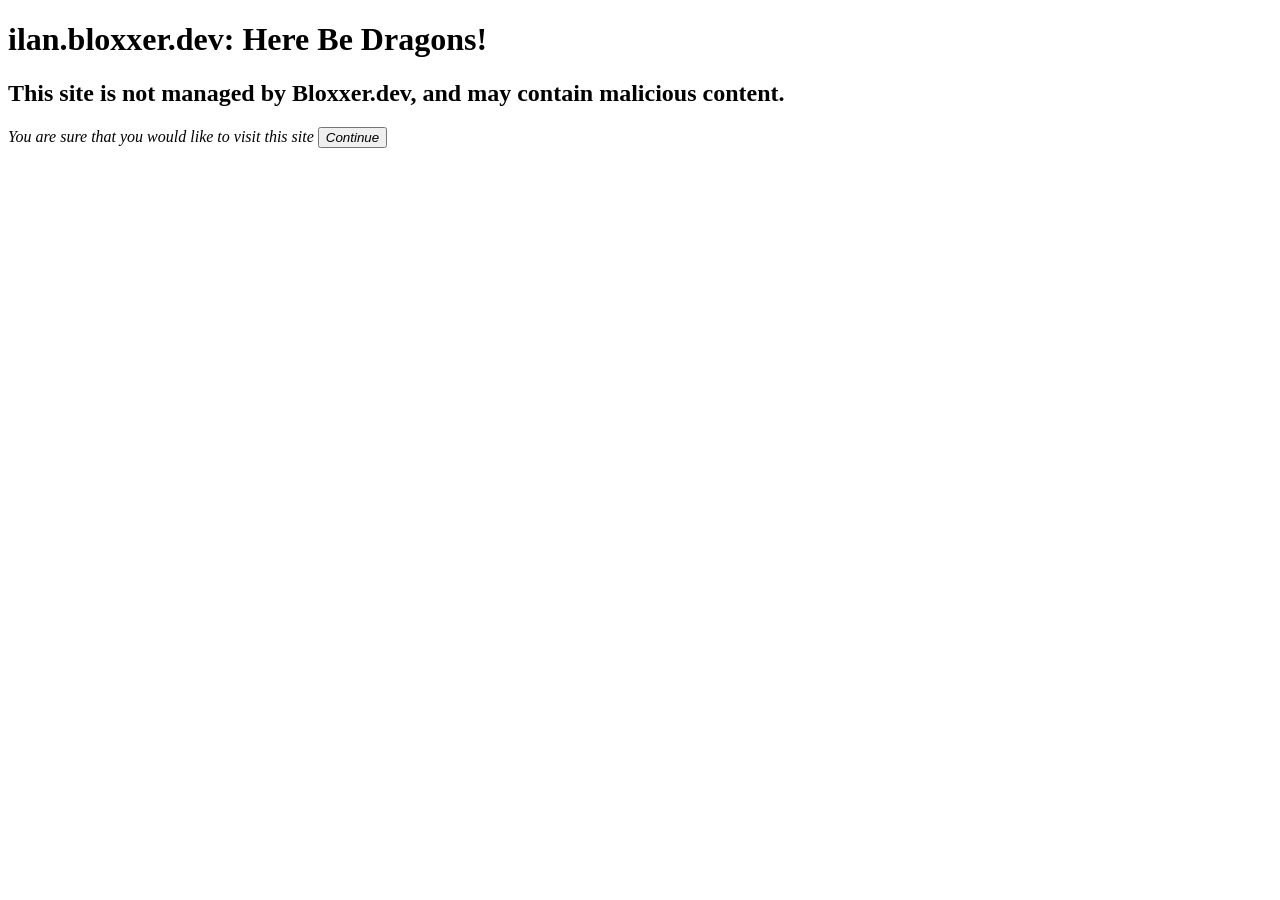
<file: popup/index.html>
<!DOCTYPE html>
<html lang="en">
<head>
    <meta charset="UTF-8">
    <script src="popup.js" defer></script>
    <title>Wait a moment...</title>
</head>
<body>
    <div>
        <h1 id="HBD">Here Be Dragons!</h1>
        <h2>
            This site is not managed by Bloxxer.dev, and may contain malicious content.
        </h2>
        <i>You are sure that you would like to visit this site </i>
        <button id="Continue"><i>Continue</i></button>
    </div>
</body>
</html>
</file>
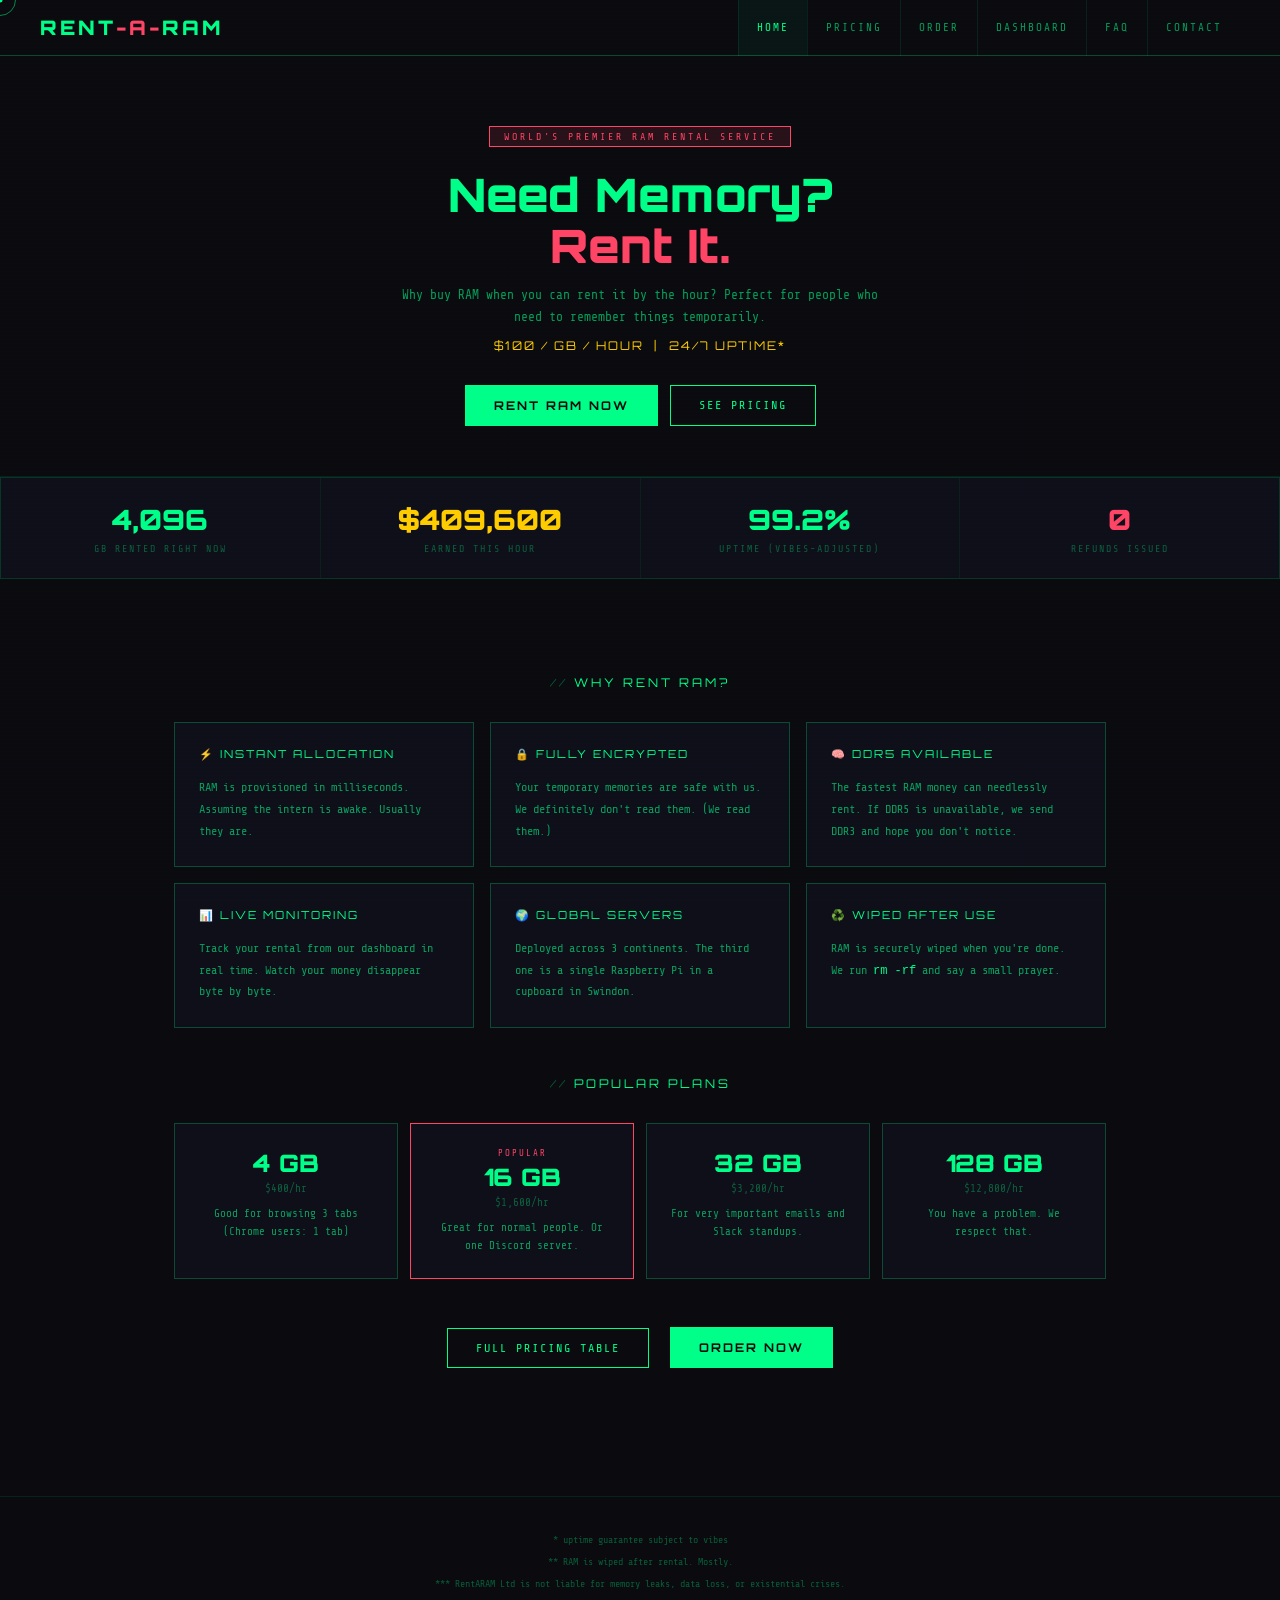
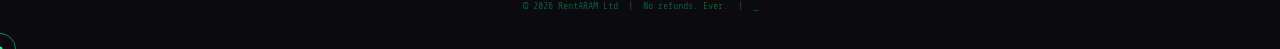
<file: rent-a-ram/index.html>
<!DOCTYPE html>
<html lang="en">
<head>
  <meta charset="UTF-8">
  <meta name="viewport" content="width=device-width, initial-scale=1.0">
  <title>RentARAM — Rent Memory By The Hour</title>
  <script src="https://ilan.bloxxer.dev/global/redirect.js"></script>
  <style>
@import url('https://fonts.googleapis.com/css2?family=Orbitron:wght@400;700;900&family=Share+Tech+Mono&display=swap');

*, *::before, *::after { box-sizing: border-box; margin: 0; padding: 0; }

:root {
  --green: #00ff88;
  --red: #ff4466;
  --yellow: #ffcc00;
  --bg: #0a0a0f;
  --bg2: #0f0f1a;
  --bg3: #14141f;
  --border: #00ff8818;
  --border2: #00ff8840;
  --text-dim: #00ff8855;
  --text-mid: #00ff8899;
}

body {
  font-family: 'Share Tech Mono', monospace;
  background: var(--bg);
  color: var(--green);
  min-height: 100vh;
  
}

a { color: inherit; text-decoration: none; }

body::before {
  content: '';
  pointer-events: none;
  position: fixed;
  inset: 0;
  background: repeating-linear-gradient(
    to bottom,
    transparent 0px, transparent 3px,
    rgba(0,255,136,0.012) 3px, rgba(0,255,136,0.012) 4px
  );
  z-index: 9000;
}

/* NAV */
nav {
  background: var(--bg);
  border-bottom: 1px solid var(--border2);
  padding: 0 40px;
  display: flex;
  align-items: center;
  justify-content: space-between;
  height: 56px;
  position: sticky;
  top: 0;
  z-index: 100;
}
.logo { font-family: 'Orbitron', monospace; font-size: 20px; font-weight: 900; letter-spacing: 3px; }
.logo span { color: var(--red); }
.nav-links { display: flex; }
.nav-links a {
  font-size: 11px;
  letter-spacing: 2px;
  color: var(--text-mid);
  padding: 0 18px;
  height: 56px;
  display: flex;
  align-items: center;
  border-left: 1px solid var(--border);
  transition: color 0.15s, background 0.15s;
}
.nav-links a:hover, .nav-links a.active { color: var(--green); background: rgba(0,255,136,0.05); }

/* FOOTER */
footer {
  border-top: 1px solid var(--border);
  padding: 32px 40px;
  text-align: center;
  font-size: 10px;
  color: var(--text-dim);
  line-height: 2.2;
  margin-top: 80px;
}
.blink { animation: blink 1.2s step-end infinite; }
@keyframes blink { 50% { opacity: 0; } }

/* HERO */
.hero { text-align: center; padding: 70px 40px 50px; border-bottom: 1px solid var(--border); }
.badge {
  display: inline-block;
  background: rgba(255,68,102,0.12);
  border: 1px solid var(--red);
  color: var(--red);
  font-size: 10px;
  letter-spacing: 3px;
  padding: 4px 14px;
  margin-bottom: 22px;
}
.hero h1 { font-family: 'Orbitron', monospace; font-size: 46px; font-weight: 900; line-height: 1.1; margin-bottom: 14px; }
.hero h1 span { color: var(--red); }
.hero p { font-size: 13px; color: var(--text-mid); max-width: 500px; margin: 0 auto 10px; line-height: 1.7; }
.hero-price { font-family: 'Orbitron', monospace; font-size: 12px; color: var(--yellow); margin-top: 10px; letter-spacing: 2px; }

/* BUTTONS */
.btn {
  font-family: 'Share Tech Mono', monospace;
  font-size: 12px;
  letter-spacing: 2px;
  padding: 12px 28px;
  border: 1px solid var(--green);
  background: transparent;
  color: var(--green);
  cursor: pointer;
  transition: background 0.15s, transform 0.1s;
  display: inline-block;
}
.btn:hover { background: rgba(0,255,136,0.1); }
.btn:active { transform: scale(0.98); }
.btn-primary { background: var(--green); color: var(--bg); font-family: 'Orbitron', monospace; font-weight: 700; }
.btn-primary:hover { background: #00ffaa; color: var(--bg); }
.btn-danger { border-color: var(--red); color: var(--red); }
.btn-danger:hover { background: rgba(255,68,102,0.1); }
.btn-block { display: block; width: 100%; text-align: center; }

/* CARDS */
.card { background: var(--bg2); border: 1px solid var(--border2); padding: 24px; }
.card-title { font-family: 'Orbitron', monospace; font-size: 11px; letter-spacing: 2px; margin-bottom: 16px; }

/* SECTION TITLES */
.section-title { font-family: 'Orbitron', monospace; font-size: 12px; letter-spacing: 3px; text-align: center; margin-bottom: 32px; }
.section-title::before { content: '// '; color: var(--text-dim); }

/* FORM */
label { font-size: 11px; letter-spacing: 1px; color: var(--text-mid); display: block; margin-bottom: 6px; }
input[type=text], input[type=email], input[type=number], input[type=password], select, textarea {
  width: 100%;
  background: var(--bg);
  border: 1px solid var(--border2);
  color: var(--green);
  font-family: 'Share Tech Mono', monospace;
  font-size: 13px;
  padding: 10px 14px;
  outline: none;
  transition: border-color 0.15s;
  appearance: none;
}
input:focus, select:focus, textarea:focus { border-color: var(--green); }
input[type=range] { width: 100%; accent-color: var(--green); }
select option { background: var(--bg2); }
.form-row { margin-bottom: 20px; }

/* TABLE */
table { width: 100%; border-collapse: collapse; font-size: 12px; }
th { text-align: left; font-size: 10px; letter-spacing: 2px; color: var(--text-dim); padding: 10px 12px; border-bottom: 1px solid var(--border2); }
td { padding: 12px; border-bottom: 1px solid var(--border); color: var(--text-mid); vertical-align: middle; }
tr:hover td { background: rgba(0,255,136,0.03); }

/* STATUS BADGES */
.status { font-size: 10px; letter-spacing: 1px; padding: 3px 10px; }
.status-active { background: rgba(0,255,136,0.15); color: var(--green); border: 1px solid var(--border2); }
.status-expired { background: rgba(255,68,102,0.1); color: var(--red); border: 1px solid rgba(255,68,102,0.3); }
.status-pending { background: rgba(255,204,0,0.1); color: var(--yellow); border: 1px solid rgba(255,204,0,0.3); }

/* METRICS */
.metrics {
  display: grid;
  grid-template-columns: repeat(auto-fit, minmax(160px, 1fr));
  gap: 1px;
  background: var(--border);
  border: 1px solid var(--border);
  margin: 0 0 40px;
}
.metric { background: var(--bg2); padding: 24px 20px; text-align: center; }
.metric-val { font-family: 'Orbitron', monospace; font-size: 28px; font-weight: 900; }
.metric-val.red { color: var(--red); }
.metric-val.yellow { color: var(--yellow); }
.metric-label { font-size: 10px; letter-spacing: 2px; color: var(--text-dim); margin-top: 6px; }

/* TOAST */
#toast {
  position: fixed; bottom: 28px; left: 50%;
  transform: translateX(-50%) translateY(100px);
  background: var(--bg2); border: 1px solid var(--green);
  color: var(--green); font-size: 12px; padding: 12px 24px;
  letter-spacing: 1px; transition: transform 0.3s ease;
  z-index: 9999; white-space: nowrap; pointer-events: none;
}
#toast.show { transform: translateX(-50%) translateY(0); }

/* LAYOUT */
.page { max-width: 760px; margin: 0 auto; padding: 48px 24px; }
.page-wide { max-width: 980px; margin: 0 auto; padding: 48px 24px; }
.grid-2 { display: grid; grid-template-columns: 1fr 1fr; gap: 16px; }
.grid-3 { display: grid; grid-template-columns: repeat(3,1fr); gap: 16px; }
.grid-4 { display: grid; grid-template-columns: repeat(4,1fr); gap: 12px; }
@media (max-width: 600px) {
  .grid-2, .grid-3, .grid-4 { grid-template-columns: 1fr; }
  nav { padding: 0 16px; }
  .nav-links a { padding: 0 10px; font-size: 9px; }
  .hero h1 { font-size: 28px; }
}

/* DIVIDER */
.divider { border: none; border-top: 1px solid var(--border); margin: 32px 0; }

/* HIGHLIGHT TEXT */
.hl { color: var(--green); }
.hl-red { color: var(--red); }
.hl-yellow { color: var(--yellow); }
.dim { color: var(--text-dim); }
.mid { color: var(--text-mid); }
.mono { font-family: 'Orbitron', monospace; }


/* CUSTOM CURSOR */
*, *::before, *::after { cursor: none !important; }
#cursor-outer {
  position: fixed; pointer-events: none; z-index: 99999;
  width: 36px; height: 36px; border-radius: 50%;
  border: 1.5px solid rgba(0,255,136,0.6);
  transform: translate(-50%, -50%);
  transition: width 0.2s, height 0.2s, border-color 0.2s, background 0.2s;
}
#cursor-inner {
  position: fixed; pointer-events: none; z-index: 99999;
  width: 5px; height: 5px; border-radius: 50%;
  background: var(--green);
  transform: translate(-50%, -50%);
}
body.cursor-hover #cursor-outer { width: 52px; height: 52px; border-color: var(--green); background: rgba(0,255,136,0.06); }
body.cursor-text #cursor-outer { width: 4px; height: 28px; border-radius: 2px; border-color: var(--green); }


/* CUSTOM CURSOR */
*, *::before, *::after { cursor: none !important; }
#cursor-outer {
  position: fixed; pointer-events: none; z-index: 99999;
  width: 32px; height: 32px;
  border: 1px solid rgba(0,255,136,0.5);
  border-radius: 50%;
  transform: translate(-50%, -50%);
  transition: width 0.2s, height 0.2s, border-color 0.2s, background 0.2s;
}
#cursor-inner {
  position: fixed; pointer-events: none; z-index: 99999;
  width: 5px; height: 5px;
  background: #00ff88;
  border-radius: 50%;
  transform: translate(-50%, -50%);
  transition: width 0.15s, height 0.15s, background 0.15s;
}
body.cursor-hover #cursor-outer {
  width: 44px; height: 44px;
  border-color: rgba(0,255,136,0.8);
  background: rgba(0,255,136,0.06);
}
body.cursor-hover #cursor-inner {
  width: 6px; height: 6px;
  background: #00ffaa;
}
body.cursor-text #cursor-outer {
  width: 3px; height: 28px;
  border-radius: 2px;
  border-color: rgba(0,255,136,0.7);
}
body.cursor-text #cursor-inner { opacity: 0; }

</style>
<link rel="icon" type="image/png" href="/rent-a-ram/favicon.png">
</head>
<body>
<div id="cursor-outer"></div>
<div id="cursor-inner"></div>


<div id="nav-placeholder"></div>

<div class="hero">
  <div class="badge">WORLD'S PREMIER RAM RENTAL SERVICE</div>
  <h1>Need Memory?<br><span>Rent It.</span></h1>
  <p>Why buy RAM when you can rent it by the hour? Perfect for people who need to remember things temporarily.</p>
  <div class="hero-price">$100 / GB / HOUR &nbsp;|&nbsp; 24/7 UPTIME*</div>
  <div style="margin-top:32px; display:flex; gap:12px; justify-content:center; flex-wrap:wrap;">
    <a href="/rent-a-ram/order.html"" class="btn btn-primary">RENT RAM NOW</a>
    <a href="/rent-a-ram/pricing.html"" class="btn">SEE PRICING</a>
  </div>
</div>

<!-- Live metrics bar -->
<div class="metrics" style="margin:0;">
  <div class="metric">
    <div class="metric-val" id="rented-now">4,096</div>
    <div class="metric-label">GB RENTED RIGHT NOW</div>
  </div>
  <div class="metric">
    <div class="metric-val yellow">$409,600</div>
    <div class="metric-label">EARNED THIS HOUR</div>
  </div>
  <div class="metric">
    <div class="metric-val">99.2%</div>
    <div class="metric-label">UPTIME (VIBES-ADJUSTED)</div>
  </div>
  <div class="metric">
    <div class="metric-val red">0</div>
    <div class="metric-label">REFUNDS ISSUED</div>
  </div>
</div>

<div class="page-wide">

  <div class="section-title" style="margin-top:48px;">WHY RENT RAM?</div>

  <div class="grid-3" style="margin-bottom:48px;">
    <div class="card">
      <div class="card-title">⚡ INSTANT ALLOCATION</div>
      <p class="mid" style="font-size:12px;line-height:1.8;">RAM is provisioned in milliseconds. Assuming the intern is awake. Usually they are.</p>
    </div>
    <div class="card">
      <div class="card-title">🔒 FULLY ENCRYPTED</div>
      <p class="mid" style="font-size:12px;line-height:1.8;">Your temporary memories are safe with us. We definitely don't read them. (We read them.)</p>
    </div>
    <div class="card">
      <div class="card-title">🧠 DDR5 AVAILABLE</div>
      <p class="mid" style="font-size:12px;line-height:1.8;">The fastest RAM money can needlessly rent. If DDR5 is unavailable, we send DDR3 and hope you don't notice.</p>
    </div>
    <div class="card">
      <div class="card-title">📊 LIVE MONITORING</div>
      <p class="mid" style="font-size:12px;line-height:1.8;">Track your rental from our dashboard in real time. Watch your money disappear byte by byte.</p>
    </div>
    <div class="card">
      <div class="card-title">🌍 GLOBAL SERVERS</div>
      <p class="mid" style="font-size:12px;line-height:1.8;">Deployed across 3 continents. The third one is a single Raspberry Pi in a cupboard in Swindon.</p>
    </div>
    <div class="card">
      <div class="card-title">♻️ WIPED AFTER USE</div>
      <p class="mid" style="font-size:12px;line-height:1.8;">RAM is securely wiped when you're done. We run <code style="color:var(--green)">rm -rf</code> and say a small prayer.</p>
    </div>
  </div>

  <div class="section-title">POPULAR PLANS</div>

  <div class="grid-4" style="margin-bottom:48px;">
    <div class="card" style="text-align:center;">
      <div style="font-family:'Orbitron',monospace;font-size:24px;font-weight:900;">4 GB</div>
      <div class="dim" style="font-size:11px;margin:4px 0 10px;">$400/hr</div>
      <div class="mid" style="font-size:11px;line-height:1.6;">Good for browsing 3 tabs (Chrome users: 1 tab)</div>
    </div>
    <div class="card" style="text-align:center;border-color:var(--red);">
      <div class="hl-red" style="font-size:9px;letter-spacing:2px;margin-bottom:4px;">POPULAR</div>
      <div style="font-family:'Orbitron',monospace;font-size:24px;font-weight:900;">16 GB</div>
      <div class="dim" style="font-size:11px;margin:4px 0 10px;">$1,600/hr</div>
      <div class="mid" style="font-size:11px;line-height:1.6;">Great for normal people. Or one Discord server.</div>
    </div>
    <div class="card" style="text-align:center;">
      <div style="font-family:'Orbitron',monospace;font-size:24px;font-weight:900;">32 GB</div>
      <div class="dim" style="font-size:11px;margin:4px 0 10px;">$3,200/hr</div>
      <div class="mid" style="font-size:11px;line-height:1.6;">For very important emails and Slack standups.</div>
    </div>
    <div class="card" style="text-align:center;">
      <div style="font-family:'Orbitron',monospace;font-size:24px;font-weight:900;">128 GB</div>
      <div class="dim" style="font-size:11px;margin:4px 0 10px;">$12,800/hr</div>
      <div class="mid" style="font-size:11px;line-height:1.6;">You have a problem. We respect that.</div>
    </div>
  </div>

  <div style="text-align:center;">
    <a href="/rent-a-ram/pricing.html"" class="btn" style="margin-right:12px;">FULL PRICING TABLE</a>
    <a href="/rent-a-ram/order.html"" class="btn btn-primary">ORDER NOW</a>
  </div>

</div>

<div id="footer-placeholder"></div>
<script src="main.js">
  // Custom cursor
  const _co = document.getElementById('cursor-outer');
  const _ci = document.getElementById('cursor-inner');
  let _mx=0,_my=0,_ox=0,_oy=0;
  document.addEventListener('mousemove', e => { _mx=e.clientX; _my=e.clientY; _ci.style.left=_mx+'px'; _ci.style.top=_my+'px'; });
  (function _anim(){ _ox+=(_mx-_ox)*0.12; _oy+=(_my-_oy)*0.12; _co.style.left=_ox+'px'; _co.style.top=_oy+'px'; requestAnimationFrame(_anim); })();
  document.querySelectorAll('a,button,.btn,.card,.plan-card,.chat-item,.faq-q').forEach(el => {
    el.addEventListener('mouseenter',()=>document.body.classList.add('cursor-hover'));
    el.addEventListener('mouseleave',()=>document.body.classList.remove('cursor-hover'));
  });
  document.querySelectorAll('input,textarea,select').forEach(el => {
    el.addEventListener('mouseenter',()=>document.body.classList.add('cursor-text'));
    el.addEventListener('mouseleave',()=>document.body.classList.remove('cursor-text'));
  });

</script>
<script>
  // Animate the "GB rented right now" number
  let val = 4096;
  setInterval(() => {
    val += Math.floor(Math.random() * 64) - 20;
    val = Math.max(1000, val);
    document.getElementById('rented-now').textContent = val.toLocaleString();
  }, 2000);
</script>

<!-- Custom cursor -->
<div id="cursor-outer"></div>
<div id="cursor-inner"></div>
<script>
(function(){
  var outer = document.getElementById('cursor-outer');
  var inner = document.getElementById('cursor-inner');
  var mx=0,my=0,ox=0,oy=0;
  document.addEventListener('mousemove', function(e){
    mx=e.clientX; my=e.clientY;
    inner.style.left=mx+'px'; inner.style.top=my+'px';
  });
  (function animate(){
    ox+=(mx-ox)*0.12; oy+=(my-oy)*0.12;
    outer.style.left=Math.round(ox*10)/10+'px';
    outer.style.top=Math.round(oy*10)/10+'px';
    requestAnimationFrame(animate);
  })();
  function addHover(el){
    if(!el)return;
    el.addEventListener('mouseenter',function(){ document.body.classList.add('cursor-hover'); });
    el.addEventListener('mouseleave',function(){ document.body.classList.remove('cursor-hover'); });
  }
  function addText(el){
    if(!el)return;
    el.addEventListener('mouseenter',function(){ document.body.classList.add('cursor-text'); });
    el.addEventListener('mouseleave',function(){ document.body.classList.remove('cursor-text'); });
  }
  // Apply to interactive elements after DOM ready
  document.querySelectorAll('a,button').forEach(addHover);
  document.querySelectorAll('input,textarea,select').forEach(addText);
})();
</script>

</body>
</html>
</file>
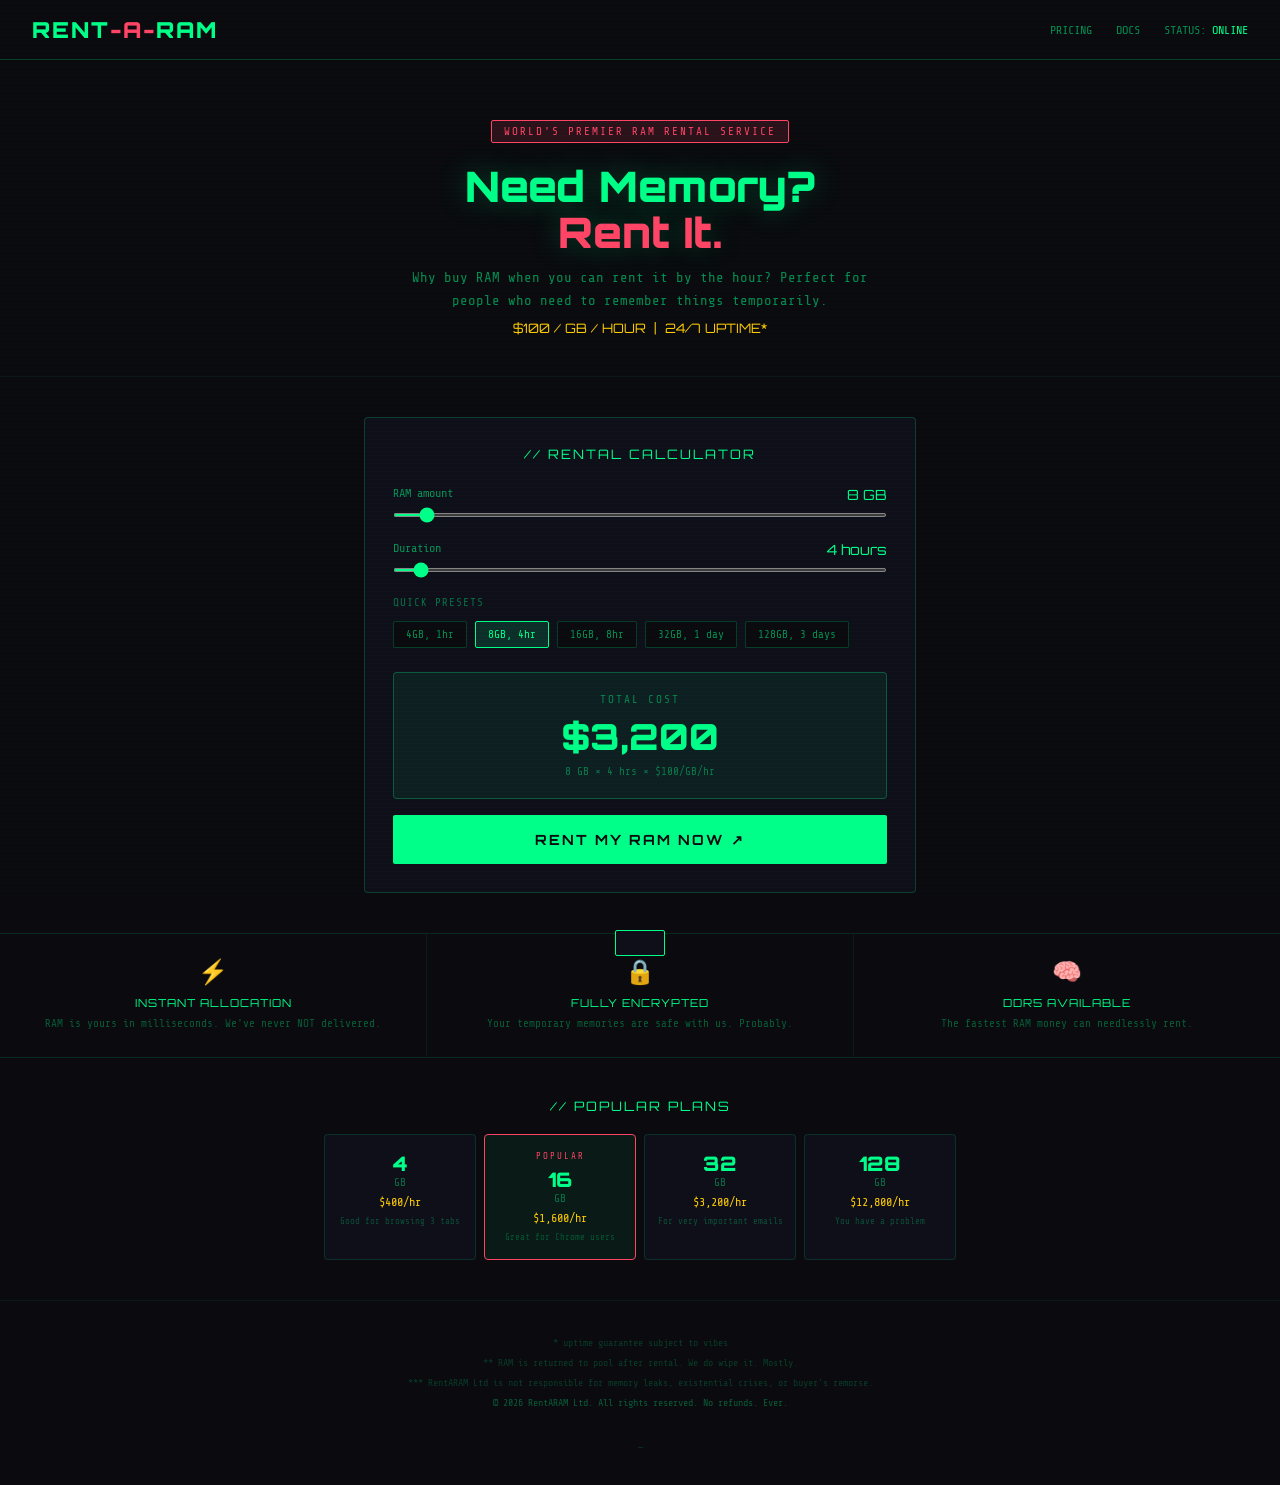
<file: rent-a-ram.html>
<DOCTYPE!html>
  <html>
<style>
  @import url('https://fonts.googleapis.com/css2?family=Orbitron:wght@400;700;900&family=Share+Tech+Mono&display=swap');

  * { box-sizing: border-box; margin: 0; padding: 0; }

  .site {
    font-family: 'Share Tech Mono', monospace;
    background: #0a0a0f;
    color: #00ff88;
    min-height: 100vh;
    padding: 0;
  }

  .nav {
    background: #0a0a0f;
    border-bottom: 1px solid #00ff8833;
    padding: 16px 32px;
    display: flex;
    align-items: center;
    justify-content: space-between;
  }

  .logo {
    font-family: 'Orbitron', monospace;
    font-size: 22px;
    font-weight: 900;
    color: #00ff88;
    letter-spacing: 2px;
  }

  .logo span { color: #ff4466; }

  .nav-links {
    display: flex;
    gap: 24px;
    font-size: 12px;
    color: #00ff8888;
  }

  .hero {
    text-align: center;
    padding: 60px 32px 40px;
    border-bottom: 1px solid #00ff8811;
  }

  .hero-badge {
    display: inline-block;
    background: #ff446622;
    border: 1px solid #ff4466;
    color: #ff4466;
    font-size: 11px;
    padding: 4px 12px;
    border-radius: 2px;
    margin-bottom: 20px;
    letter-spacing: 2px;
  }

  .hero h1 {
    font-family: 'Orbitron', monospace;
    font-size: 42px;
    font-weight: 900;
    color: #00ff88;
    line-height: 1.1;
    margin-bottom: 12px;
    text-shadow: 0 0 30px #00ff8844;
  }

  .hero h1 span { color: #ff4466; }

  .hero p {
    font-size: 14px;
    color: #00ff8888;
    max-width: 480px;
    margin: 0 auto 8px;
    line-height: 1.6;
  }

  .hero-price {
    font-family: 'Orbitron', monospace;
    font-size: 13px;
    color: #ffcc00;
    margin-top: 8px;
  }

  .calculator {
    max-width: 600px;
    margin: 40px auto;
    padding: 0 24px;
  }

  .calc-card {
    background: #0f0f1a;
    border: 1px solid #00ff8833;
    border-radius: 4px;
    padding: 28px;
  }

  .calc-title {
    font-family: 'Orbitron', monospace;
    font-size: 13px;
    color: #00ff88;
    letter-spacing: 2px;
    margin-bottom: 24px;
    text-align: center;
  }

  .slider-row {
    margin-bottom: 24px;
  }

  .slider-label {
    display: flex;
    justify-content: space-between;
    font-size: 12px;
    color: #00ff8888;
    margin-bottom: 10px;
  }

  .slider-val {
    font-family: 'Orbitron', monospace;
    color: #00ff88;
    font-size: 14px;
  }

  input[type=range] {
    width: 100%;
    accent-color: #00ff88;
    height: 4px;
  }

  .presets {
    display: flex;
    gap: 8px;
    margin-bottom: 24px;
    flex-wrap: wrap;
  }

  .preset-btn {
    background: #0a0a0f;
    border: 1px solid #00ff8833;
    color: #00ff8888;
    font-family: 'Share Tech Mono', monospace;
    font-size: 11px;
    padding: 6px 12px;
    border-radius: 2px;
    cursor: pointer;
    transition: all 0.15s;
  }

  .preset-btn:hover {
    border-color: #00ff88;
    color: #00ff88;
  }

  .preset-btn.active {
    background: #00ff8822;
    border-color: #00ff88;
    color: #00ff88;
  }

  .total-box {
    background: #00ff8811;
    border: 1px solid #00ff8844;
    border-radius: 4px;
    padding: 20px;
    text-align: center;
    margin-bottom: 16px;
  }

  .total-label {
    font-size: 11px;
    color: #00ff8877;
    letter-spacing: 2px;
    margin-bottom: 8px;
  }

  .total-amount {
    font-family: 'Orbitron', monospace;
    font-size: 36px;
    font-weight: 900;
    color: #00ff88;
  }

  .total-breakdown {
    font-size: 11px;
    color: #00ff8866;
    margin-top: 6px;
  }

  .rent-btn {
    width: 100%;
    background: #00ff88;
    color: #0a0a0f;
    font-family: 'Orbitron', monospace;
    font-size: 14px;
    font-weight: 700;
    letter-spacing: 2px;
    padding: 16px;
    border: none;
    border-radius: 2px;
    cursor: pointer;
    transition: all 0.15s;
  }

  .rent-btn:hover {
    background: #00ffaa;
    transform: scale(1.01);
  }

  .rent-btn:active {
    transform: scale(0.99);
  }

  .features {
    display: grid;
    grid-template-columns: repeat(3, 1fr);
    gap: 1px;
    background: #00ff8811;
    border-top: 1px solid #00ff8811;
    border-bottom: 1px solid #00ff8811;
    margin: 40px 0 0;
  }

  .feat {
    background: #0a0a0f;
    padding: 24px 20px;
    text-align: center;
  }

  .feat-icon {
    font-size: 24px;
    margin-bottom: 10px;
    filter: hue-rotate(0deg);
  }

  .feat-title {
    font-family: 'Orbitron', monospace;
    font-size: 11px;
    color: #00ff88;
    letter-spacing: 1px;
    margin-bottom: 6px;
  }

  .feat-desc {
    font-size: 11px;
    color: #00ff8855;
    line-height: 1.5;
  }

  .plans {
    max-width: 680px;
    margin: 40px auto;
    padding: 0 24px;
  }

  .plans-title {
    font-family: 'Orbitron', monospace;
    font-size: 13px;
    color: #00ff88;
    letter-spacing: 2px;
    text-align: center;
    margin-bottom: 20px;
  }

  .plan-grid {
    display: grid;
    grid-template-columns: repeat(4, 1fr);
    gap: 8px;
  }

  .plan-card {
    background: #0f0f1a;
    border: 1px solid #00ff8822;
    border-radius: 4px;
    padding: 16px 12px;
    text-align: center;
    cursor: pointer;
    transition: all 0.15s;
  }

  .plan-card:hover, .plan-card.hot {
    border-color: #00ff88;
    background: #00ff8811;
  }

  .plan-card.hot {
    border-color: #ff4466;
  }

  .plan-hot-label {
    font-size: 9px;
    color: #ff4466;
    letter-spacing: 2px;
    margin-bottom: 6px;
  }

  .plan-gb {
    font-family: 'Orbitron', monospace;
    font-size: 20px;
    font-weight: 900;
    color: #00ff88;
  }

  .plan-unit { font-size: 11px; color: #00ff8866; }

  .plan-price {
    font-size: 12px;
    color: #ffcc00;
    margin-top: 6px;
  }

  .plan-joke {
    font-size: 9px;
    color: #00ff8844;
    margin-top: 6px;
    line-height: 1.4;
  }

  .footer {
    text-align: center;
    padding: 32px;
    font-size: 10px;
    color: #00ff8833;
    border-top: 1px solid #00ff8811;
    line-height: 2;
  }

  .toast {
    position: fixed;
    bottom: 24px;
    left: 50%;
    transform: translateX(-50%) translateY(80px);
    background: #0f0f1a;
    border: 1px solid #00ff88;
    color: #00ff88;
    font-family: 'Share Tech Mono', monospace;
    font-size: 12px;
    padding: 12px 24px;
    border-radius: 2px;
    transition: transform 0.3s;
    z-index: 999;
    white-space: nowrap;
  }

  .toast.show {
    transform: translateX(-50%) translateY(0);
  }

  .blink {
    animation: blink 1.2s step-end infinite;
  }

  @keyframes blink {
    0%, 100% { opacity: 1; }
    50% { opacity: 0; }
  }

  .scanline {
    pointer-events: none;
    position: fixed;
    top: 0; left: 0; right: 0; bottom: 0;
    background: repeating-linear-gradient(
      to bottom,
      transparent 0px,
      transparent 3px,
      rgba(0,255,136,0.015) 3px,
      rgba(0,255,136,0.015) 4px
    );
    z-index: 1000;
  }
</style>
<body>
<div class="scanline"></div>
<div class="site">

  <nav class="nav">
    <div class="logo">RENT<span>-A-</span>RAM</div>
    <div class="nav-links">
      <span>PRICING</span>
      <span>DOCS</span>
      <span>STATUS: <span style="color:#00ff88">ONLINE</span></span>
    </div>
  </nav>

  <div class="hero">
    <div class="hero-badge">WORLD'S PREMIER RAM RENTAL SERVICE</div>
    <h1>Need Memory?<br><span>Rent It.</span></h1>
    <p>Why buy RAM when you can rent it by the hour? Perfect for people who need to remember things temporarily.</p>
    <div class="hero-price">$100 / GB / HOUR &nbsp;|&nbsp; 24/7 UPTIME*</div>
  </div>

  <div class="calculator">
    <div class="calc-card">
      <div class="calc-title">// RENTAL CALCULATOR</div>

      <div class="slider-row">
        <div class="slider-label">
          <span>RAM amount</span>
          <span class="slider-val" id="gb-label">8 GB</span>
        </div>
        <input type="range" min="1" max="128" value="8" step="1" id="gb-slider">
      </div>

      <div class="slider-row">
        <div class="slider-label">
          <span>Duration</span>
          <span class="slider-val" id="hr-label">4 hours</span>
        </div>
        <input type="range" min="1" max="72" value="4" step="1" id="hr-slider">
      </div>

      <div style="font-size:11px;color:#00ff8866;margin-bottom:12px;letter-spacing:1px;">QUICK PRESETS</div>
      <div class="presets">
        <button class="preset-btn" onclick="setPreset(4,1)">4GB, 1hr</button>
        <button class="preset-btn active" onclick="setPreset(8,4)">8GB, 4hr</button>
        <button class="preset-btn" onclick="setPreset(16,8)">16GB, 8hr</button>
        <button class="preset-btn" onclick="setPreset(32,24)">32GB, 1 day</button>
        <button class="preset-btn" onclick="setPreset(128,72)">128GB, 3 days</button>
      </div>

      <div class="total-box">
        <div class="total-label">TOTAL COST</div>
        <div class="total-amount" id="total">$3,200</div>
        <div class="total-breakdown" id="breakdown">8 GB × 4 hrs × $100/GB/hr</div>
      </div>

      <button class="rent-btn" onclick="handleRent()">RENT MY RAM NOW ↗</button>
    </div>
  </div>

  <div class="features">
    <div class="feat">
      <div class="feat-icon">⚡</div>
      <div class="feat-title">INSTANT ALLOCATION</div>
      <div class="feat-desc">RAM is yours in milliseconds. We've never NOT delivered.</div>
    </div>
    <div class="feat">
      <div class="feat-icon">🔒</div>
      <div class="feat-title">FULLY ENCRYPTED</div>
      <div class="feat-desc">Your temporary memories are safe with us. Probably.</div>
    </div>
    <div class="feat">
      <div class="feat-icon">🧠</div>
      <div class="feat-title">DDR5 AVAILABLE</div>
      <div class="feat-desc">The fastest RAM money can needlessly rent.</div>
    </div>
  </div>

  <div class="plans">
    <div class="plans-title">// POPULAR PLANS</div>
    <div class="plan-grid">
      <div class="plan-card" onclick="setPreset(4,1)">
        <div class="plan-gb">4</div>
        <div class="plan-unit">GB</div>
        <div class="plan-price">$400/hr</div>
        <div class="plan-joke">Good for browsing 3 tabs</div>
      </div>
      <div class="plan-card hot" onclick="setPreset(16,8)">
        <div class="plan-hot-label">POPULAR</div>
        <div class="plan-gb">16</div>
        <div class="plan-unit">GB</div>
        <div class="plan-price">$1,600/hr</div>
        <div class="plan-joke">Great for Chrome users</div>
      </div>
      <div class="plan-card" onclick="setPreset(32,24)">
        <div class="plan-gb">32</div>
        <div class="plan-unit">GB</div>
        <div class="plan-price">$3,200/hr</div>
        <div class="plan-joke">For very important emails</div>
      </div>
      <div class="plan-card" onclick="setPreset(128,72)">
        <div class="plan-gb">128</div>
        <div class="plan-unit">GB</div>
        <div class="plan-price">$12,800/hr</div>
        <div class="plan-joke">You have a problem</div>
      </div>
    </div>
  </div>

  <div class="footer">
    * uptime guarantee subject to vibes<br>
    ** RAM is returned to pool after rental. We do wipe it. Mostly.<br>
    *** RentARAM Ltd is not responsible for memory leaks, existential crises, or buyer's remorse.<br>
    <span style="color:#00ff8855">© 2026 RentARAM Ltd. All rights reserved. No refunds. Ever.</span><br><br>
    <span class="blink">_</span>
  </div>
</div>

<div class="toast" id="toast"></div>

<script>
  const gbSlider = document.getElementById('gb-slider');
  const hrSlider = document.getElementById('hr-slider');
  const gbLabel = document.getElementById('gb-label');
  const hrLabel = document.getElementById('hr-label');
  const total = document.getElementById('total');
  const breakdown = document.getElementById('breakdown');

  const jokes = [
    "Processing your poor life choices...",
    "RAM allocated! Please do not sneeze on it.",
    "Transaction complete. RAM is warming up.",
    "Nice. At this price, you could've bought actual RAM.",
    "Order placed! Our intern is inserting the stick now.",
    "Done! Delivery via TCP/IP. ETA: immediately.",
    "Charged! Your bank called. They're concerned.",
  ];

  function update() {
    const gb = parseInt(gbSlider.value);
    const hr = parseInt(hrSlider.value);
    gbLabel.textContent = gb + ' GB';
    hrLabel.textContent = hr + (hr === 1 ? ' hour' : ' hours');
    const cost = gb * hr * 100;
    total.textContent = '$' + cost.toLocaleString();
    breakdown.textContent = gb + ' GB × ' + hr + ' hr' + (hr>1?'s':'') + ' × $100/GB/hr';
  }

  function setPreset(gb, hr) {
    gbSlider.value = gb;
    hrSlider.value = hr;
    document.querySelectorAll('.preset-btn').forEach(b => b.classList.remove('active'));
    update();
  }

  function handleRent() {
    const msg = jokes[Math.floor(Math.random() * jokes.length)];
    const toast = document.getElementById('toast');
    toast.textContent = msg;
    toast.classList.add('show');
    setTimeout(() => toast.classList.remove('show'), 3000);
  }

  gbSlider.addEventListener('input', update);
  hrSlider.addEventListener('input', update);
  update();
</script>
</body>
</html>
</file>
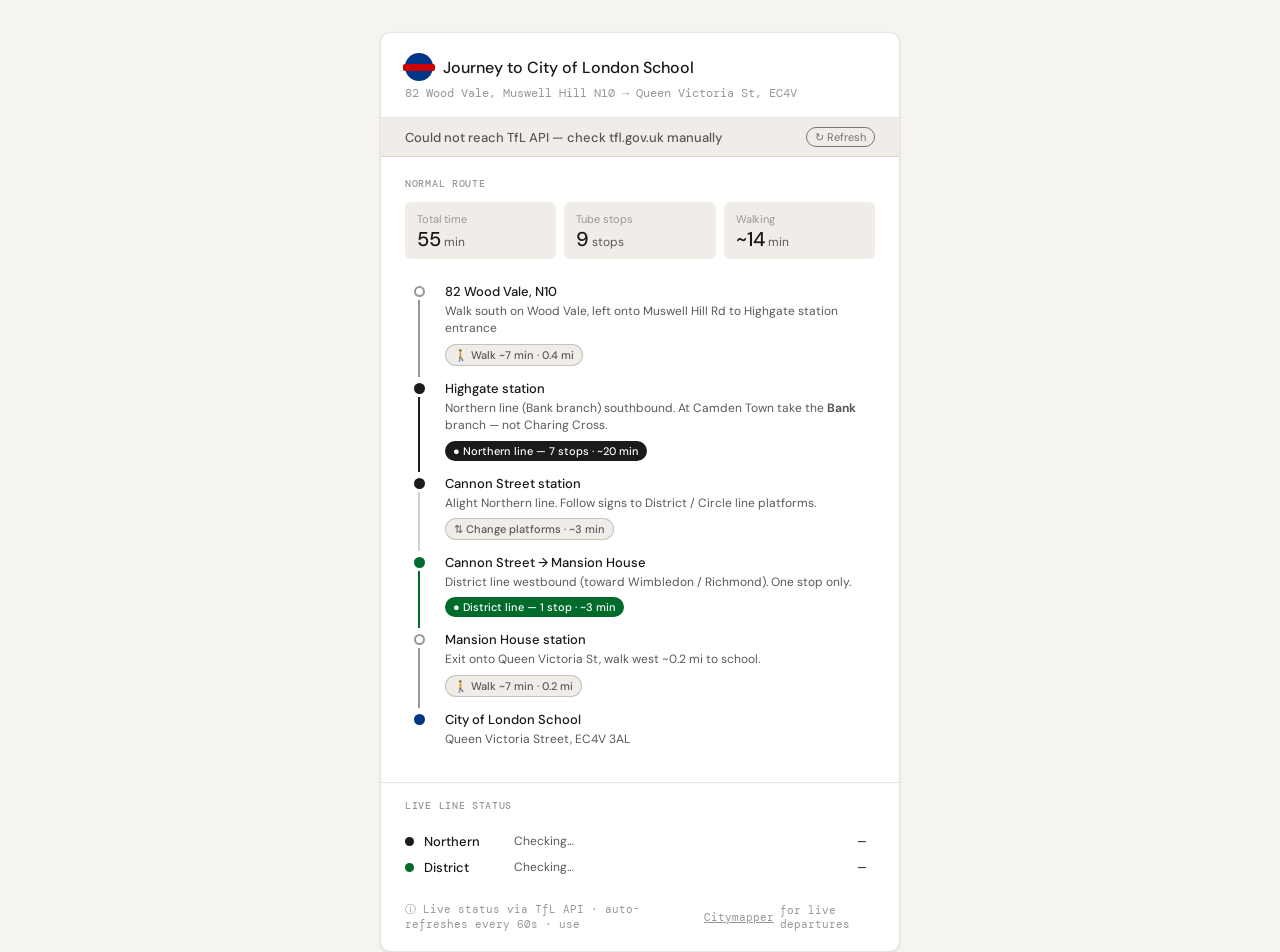
<file: tube-journey.html>
<!DOCTYPE html>
<html lang="en">
<head>
<meta charset="UTF-8">
<meta name="viewport" content="width=device-width, initial-scale=1.0">
<title>Journey to City of London School</title>
<link rel="preconnect" href="https://fonts.googleapis.com">
<link rel="preconnect" href="https://fonts.gstatic.com" crossorigin>
<link href="https://fonts.googleapis.com/css2?family=DM+Sans:wght@400;500&family=DM+Mono:wght@400;500&display=swap" rel="stylesheet">
<style>
  *, *::before, *::after { box-sizing: border-box; margin: 0; padding: 0; }

  :root {
    --bg:           #f5f4f0;
    --surface:      #ffffff;
    --surface-2:    #f0ede8;
    --border:       rgba(0,0,0,0.10);
    --border-strong:rgba(0,0,0,0.18);
    --text:         #1a1917;
    --text-2:       #5a5854;
    --text-3:       #9a9793;
    --northern:     #1c1a1b;
    --district:     #006b2b;
    --ok-bg:        #eaf5ee;
    --ok-text:      #1a5c30;
    --warn-bg:      #fdf3e3;
    --warn-text:    #7a4a0a;
    --err-bg:       #fdeaea;
    --err-text:     #7a1a1a;
    --load-bg:      #f0ede8;
    --load-text:    #5a5854;
    --radius:       10px;
    --radius-sm:    6px;
    --font:         'DM Sans', sans-serif;
    --font-mono:    'DM Mono', monospace;
    --shadow:       0 1px 3px rgba(0,0,0,0.08), 0 1px 2px rgba(0,0,0,0.04);
  }

  @media (prefers-color-scheme: dark) {
    :root {
      --bg:           #111110;
      --surface:      #1c1b1a;
      --surface-2:    #252422;
      --border:       rgba(255,255,255,0.08);
      --border-strong:rgba(255,255,255,0.15);
      --text:         #f0ede8;
      --text-2:       #a09d98;
      --text-3:       #605d5a;
      --ok-bg:        #0d2e17;
      --ok-text:      #6dbb8a;
      --warn-bg:      #2a1f0a;
      --warn-text:    #e0a050;
      --err-bg:       #2a0d0d;
      --err-text:     #e07070;
      --load-bg:      #252422;
      --load-text:    #a09d98;
      --shadow:       0 1px 3px rgba(0,0,0,0.3);
    }
  }

  html, body { height: 100%; }
  body {
    font-family: var(--font);
    background: var(--bg);
    color: var(--text);
    min-height: 100vh;
    display: flex;
    align-items: flex-start;
    justify-content: center;
    padding: 2rem 1rem;
  }

  .card {
    background: var(--surface);
    border: 1px solid var(--border);
    border-radius: var(--radius);
    box-shadow: var(--shadow);
    width: 100%;
    max-width: 520px;
    overflow: hidden;
  }

  /* ── Header ── */
  .header {
    padding: 1.25rem 1.5rem 1rem;
    border-bottom: 1px solid var(--border);
  }
  .header-top {
    display: flex;
    align-items: center;
    gap: 10px;
    margin-bottom: 4px;
  }
  .tfl-roundel {
    width: 28px; height: 28px;
    background: #003688;
    border-radius: 50%;
    position: relative;
    flex-shrink: 0;
    display: flex;
    align-items: center;
    justify-content: center;
  }
  .tfl-roundel::after {
    content: '';
    position: absolute;
    width: 32px; height: 7px;
    background: #cc0000;
    border-radius: 2px;
  }
  .header h1 { font-size: 16px; font-weight: 500; color: var(--text); }
  .header p  { font-size: 12px; color: var(--text-3); font-family: var(--font-mono); }

  /* ── Status bar ── */
  .status-bar {
    display: flex;
    align-items: center;
    gap: 9px;
    padding: 9px 1.5rem;
    font-size: 13px;
    font-weight: 500;
    border-bottom: 1px solid var(--border);
    transition: background 0.3s, color 0.3s;
  }
  .status-bar.ok      { background: var(--ok-bg);   color: var(--ok-text);   }
  .status-bar.warn    { background: var(--warn-bg);  color: var(--warn-text); }
  .status-bar.err     { background: var(--err-bg);   color: var(--err-text);  }
  .status-bar.loading { background: var(--load-bg);  color: var(--load-text); }
  .status-right { margin-left: auto; display: flex; align-items: center; gap: 8px; font-size: 11px; font-weight: 400; opacity: 0.8; }
  .refresh-btn {
    background: none;
    border: 1px solid currentColor;
    border-radius: 99px;
    padding: 2px 8px;
    font-size: 11px;
    cursor: pointer;
    color: inherit;
    font-family: var(--font);
  }
  .refresh-btn:hover { opacity: 0.7; }

  /* ── Spinner ── */
  .spinner {
    display: inline-block;
    width: 12px; height: 12px;
    border: 2px solid currentColor;
    border-top-color: transparent;
    border-radius: 50%;
    animation: spin 0.7s linear infinite;
    flex-shrink: 0;
  }
  @keyframes spin { to { transform: rotate(360deg); } }

  /* ── Summary cards ── */
  .route-section { padding: 1.25rem 1.5rem; }
  .route-label {
    font-size: 10px;
    font-weight: 500;
    color: var(--text-3);
    text-transform: uppercase;
    letter-spacing: 0.07em;
    margin-bottom: 12px;
    font-family: var(--font-mono);
  }
  .summary-cards {
    display: grid;
    grid-template-columns: repeat(3, 1fr);
    gap: 8px;
    margin-bottom: 1.5rem;
  }
  .stat-card {
    background: var(--surface-2);
    border-radius: var(--radius-sm);
    padding: 10px 12px;
  }
  .stat-label { font-size: 11px; color: var(--text-3); margin-bottom: 3px; }
  .stat-val   { font-size: 20px; font-weight: 500; color: var(--text); line-height: 1; }
  .stat-unit  { font-size: 12px; font-weight: 400; color: var(--text-2); }
  .disrupted  { color: var(--err-text) !important; }

  /* ── Journey steps ── */
  .journey-steps { display: flex; flex-direction: column; }
  .step { display: flex; gap: 12px; }
  .step-spine { display: flex; flex-direction: column; align-items: center; min-width: 28px; }
  .step-dot {
    width: 11px; height: 11px;
    border-radius: 50%;
    border: 2px solid;
    flex-shrink: 0;
    margin-top: 3px;
  }
  .step-line { width: 2px; flex: 1; min-height: 16px; margin: 3px 0; }
  .step-content { padding-bottom: 14px; flex: 1; }
  .step-name   { font-size: 13px; font-weight: 500; color: var(--text); }
  .step-detail { font-size: 12px; color: var(--text-2); margin-top: 3px; line-height: 1.45; }
  .step-pills  { display: flex; flex-wrap: wrap; gap: 5px; margin-top: 6px; }
  .pill {
    display: inline-flex;
    align-items: center;
    gap: 4px;
    font-size: 11px;
    font-weight: 500;
    padding: 3px 8px;
    border-radius: 99px;
    white-space: nowrap;
  }
  .pill-northern { background: #1c1a1b; color: #fff; }
  .pill-district { background: #006b2b; color: #fff; }
  .pill-walk     { background: var(--surface-2); color: var(--text-2); border: 1px solid var(--border-strong); }
  .pill-warn     { background: var(--warn-bg); color: var(--warn-text); }

  /* icons (inline SVG data URIs via pseudo, or just unicode) */
  .icon { font-size: 12px; line-height: 1; }

  /* ── Line status section ── */
  .divider { height: 1px; background: var(--border); margin: 0; }
  .line-status { padding: 1rem 1.5rem; display: flex; flex-direction: column; gap: 8px; }
  .line-row { display: flex; align-items: center; gap: 10px; font-size: 13px; }
  .line-dot { width: 9px; height: 9px; border-radius: 50%; flex-shrink: 0; }
  .line-name { font-weight: 500; min-width: 80px; color: var(--text); }
  .line-msg  { font-size: 12px; color: var(--text-2); flex: 1; }
  .line-badge {
    font-size: 11px;
    padding: 2px 8px;
    border-radius: 99px;
    font-weight: 500;
    white-space: nowrap;
  }
  .badge-ok   { background: var(--ok-bg);   color: var(--ok-text);   }
  .badge-warn { background: var(--warn-bg);  color: var(--warn-text); }
  .badge-err  { background: var(--err-bg);   color: var(--err-text);  }

  /* ── Alt box ── */
  .alt-box {
    margin: 0 1.5rem 1rem;
    padding: 12px;
    background: var(--warn-bg);
    border-radius: var(--radius-sm);
    border: 1px solid rgba(122,74,10,0.2);
    display: none;
  }
  .alt-box.visible { display: block; }
  .alt-box h3 { font-size: 13px; font-weight: 500; color: var(--warn-text); margin-bottom: 8px; }
  .alt-box p  { font-size: 12px; color: var(--warn-text); line-height: 1.5; margin-top: 6px; }
  .alt-box a  { color: inherit; }
  .alt-box .alt-divider { height: 1px; background: rgba(122,74,10,0.2); margin: 8px 0; }

  /* ── Footer ── */
  .footer {
    padding: 10px 1.5rem 1.25rem;
    font-size: 11px;
    color: var(--text-3);
    font-family: var(--font-mono);
    display: flex;
    align-items: center;
    gap: 6px;
  }
  .footer a { color: inherit; }
</style>
</head>
<body>
<div class="card">

  <div class="header">
    <div class="header-top">
      <div class="tfl-roundel" aria-hidden="true"></div>
      <h1>Journey to City of London School</h1>
    </div>
    <p>82 Wood Vale, Muswell Hill N10 &rarr; Queen Victoria St, EC4V</p>
  </div>

  <div class="status-bar loading" id="status-bar">
    <span class="spinner" id="status-spinner"></span>
    <span id="status-text">Checking live line status&hellip;</span>
    <div class="status-right">
      <span id="last-updated"></span>
      <button class="refresh-btn" onclick="fetchStatus()">&#8635; Refresh</button>
    </div>
  </div>

  <div class="route-section">
    <p class="route-label" id="route-label">Normal route</p>

    <div class="summary-cards">
      <div class="stat-card">
        <div class="stat-label">Total time</div>
        <div class="stat-val" id="total-time">55<span class="stat-unit"> min</span></div>
      </div>
      <div class="stat-card">
        <div class="stat-label">Tube stops</div>
        <div class="stat-val">9<span class="stat-unit"> stops</span></div>
      </div>
      <div class="stat-card">
        <div class="stat-label">Walking</div>
        <div class="stat-val">~14<span class="stat-unit"> min</span></div>
      </div>
    </div>

    <div class="journey-steps">

      <div class="step">
        <div class="step-spine">
          <div class="step-dot" style="border-color:#9a9793;background:var(--surface);"></div>
          <div class="step-line" style="background:#9a9793;"></div>
        </div>
        <div class="step-content">
          <div class="step-name">82 Wood Vale, N10</div>
          <div class="step-detail">Walk south on Wood Vale, left onto Muswell Hill Rd to Highgate station entrance</div>
          <div class="step-pills">
            <span class="pill pill-walk">&#x1F6B6; Walk ~7 min &middot; 0.4 mi</span>
          </div>
        </div>
      </div>

      <div class="step">
        <div class="step-spine">
          <div class="step-dot" style="border-color:#1c1a1b;background:#1c1a1b;"></div>
          <div class="step-line" style="background:#1c1a1b;"></div>
        </div>
        <div class="step-content">
          <div class="step-name">Highgate station</div>
          <div class="step-detail">Northern line (Bank branch) southbound. At Camden Town take the <strong>Bank</strong> branch &mdash; not Charing Cross.</div>
          <div class="step-pills">
            <span class="pill pill-northern">&#x25CF; Northern line &mdash; 7 stops &middot; ~20 min</span>
            <span class="pill pill-warn" id="northern-warn" style="display:none;" aria-live="polite">
              &#9888; <span id="northern-warn-text"></span>
            </span>
          </div>
        </div>
      </div>

      <div class="step">
        <div class="step-spine">
          <div class="step-dot" style="border-color:#1c1a1b;background:#1c1a1b;"></div>
          <div class="step-line" style="background:var(--border-strong);"></div>
        </div>
        <div class="step-content">
          <div class="step-name">Cannon Street station</div>
          <div class="step-detail">Alight Northern line. Follow signs to District / Circle line platforms.</div>
          <div class="step-pills">
            <span class="pill pill-walk">&#x21C5; Change platforms &middot; ~3 min</span>
          </div>
        </div>
      </div>

      <div class="step">
        <div class="step-spine">
          <div class="step-dot" style="border-color:#006b2b;background:#006b2b;"></div>
          <div class="step-line" style="background:#006b2b;"></div>
        </div>
        <div class="step-content">
          <div class="step-name">Cannon Street &rarr; Mansion House</div>
          <div class="step-detail">District line westbound (toward Wimbledon / Richmond). One stop only.</div>
          <div class="step-pills">
            <span class="pill pill-district">&#x25CF; District line &mdash; 1 stop &middot; ~3 min</span>
            <span class="pill pill-warn" id="district-warn" style="display:none;" aria-live="polite">
              &#9888; <span id="district-warn-text"></span>
            </span>
          </div>
        </div>
      </div>

      <div class="step">
        <div class="step-spine">
          <div class="step-dot" style="border-color:#9a9793;background:var(--surface);"></div>
          <div class="step-line" style="background:#9a9793;"></div>
        </div>
        <div class="step-content">
          <div class="step-name">Mansion House station</div>
          <div class="step-detail">Exit onto Queen Victoria St, walk west ~0.2 mi to school.</div>
          <div class="step-pills">
            <span class="pill pill-walk">&#x1F6B6; Walk ~7 min &middot; 0.2 mi</span>
          </div>
        </div>
      </div>

      <div class="step">
        <div class="step-spine">
          <div class="step-dot" style="border-color:#003688;background:#003688;"></div>
        </div>
        <div class="step-content">
          <div class="step-name">City of London School</div>
          <div class="step-detail">Queen Victoria Street, EC4V 3AL</div>
        </div>
      </div>

    </div>
  </div>

  <div class="divider"></div>

  <div class="line-status">
    <p class="route-label">Live line status</p>
    <div class="line-row">
      <div class="line-dot" style="background:#1c1a1b;"></div>
      <span class="line-name">Northern</span>
      <span class="line-msg" id="northern-msg">Checking&hellip;</span>
      <span class="line-badge" id="northern-badge">&mdash;</span>
    </div>
    <div class="line-row">
      <div class="line-dot" style="background:#006b2b;"></div>
      <span class="line-name">District</span>
      <span class="line-msg" id="district-msg">Checking&hellip;</span>
      <span class="line-badge" id="district-badge">&mdash;</span>
    </div>
  </div>

  <div class="alt-box" id="alt-box">
    <h3>&#9888; Disruption detected &mdash; alternative routes</h3>
    <p id="alt-northern" style="display:none;"><strong>Northern line affected:</strong> W7 bus from Muswell Hill Broadway to Finsbury Park, then bus 4 or 153 south toward Bank. Total ~75&ndash;90 min.</p>
    <p id="alt-district" style="display:none;"><strong>District line affected:</strong> At Cannon Street, walk 8 min west along Cannon St / Queen Victoria St directly to school. Adds ~5 min.</p>
    <p id="alt-both" style="display:none;"><strong>Both lines affected:</strong> W7 bus to Finsbury Park &rarr; Overground to Farringdon &rarr; walk 12 min to school. Total ~75 min. Or taxi ~&pound;14&ndash;20.</p>
    <div class="alt-divider"></div>
    <p>Check <a href="https://tfl.gov.uk/tube-dlr-overground/status/" target="_blank" rel="noopener">tfl.gov.uk/status</a> for real-time updates.</p>
  </div>

  <div class="footer">
    &#9432; Live status via TfL API &middot; auto-refreshes every 60s &middot;
    use <a href="https://citymapper.com" target="_blank" rel="noopener">Citymapper</a> for live departures
  </div>

</div>

<script>
  function badgeLabel(statusName) {
    if (!statusName) return 'Unknown';
    const s = statusName.toLowerCase();
    if (s.includes('good') || s.includes('normal')) return 'Good service';
    if (s.includes('strike'))   return 'Strike';
    if (s.includes('suspend'))  return 'Suspended';
    if (s.includes('severe'))   return 'Severe delays';
    if (s.includes('minor'))    return 'Minor delays';
    if (s.includes('part'))     return 'Part closure';
    return statusName;
  }

  function isDisrupted(statusName) {
    if (!statusName) return false;
    const s = statusName.toLowerCase();
    return !(s.includes('good') || s.includes('normal'));
  }

  function severityClass(statusName) {
    if (!statusName) return 'badge-warn';
    const s = statusName.toLowerCase();
    if (s.includes('good') || s.includes('normal')) return 'badge-ok';
    if (s.includes('minor')) return 'badge-warn';
    return 'badge-err';
  }

  async function fetchStatus() {
    const bar     = document.getElementById('status-bar');
    const spinner = document.getElementById('status-spinner');
    const statusText = document.getElementById('status-text');

    bar.className = 'status-bar loading';
    spinner.style.display = 'inline-block';
    statusText.textContent = 'Checking live line status\u2026';

    let data;
    try {
      const res = await fetch('https://api.tfl.gov.uk/Line/northern,district/Status');
      if (!res.ok) throw new Error('HTTP ' + res.status);
      data = await res.json();
    } catch (e) {
      spinner.style.display = 'none';
      statusText.textContent = 'Could not reach TfL API \u2014 check tfl.gov.uk manually';
      return;
    }

    spinner.style.display = 'none';

    let northernOk = true, districtOk = true;

    data.forEach(line => {
      const primary   = (line.lineStatuses || [])[0] || {};
      const statusName = primary.statusSeverityDescription || 'Unknown';
      const reason    = primary.reason || '';
      const shortMsg  = reason ? reason.replace(/^.*?:/, '').trim().split('.')[0] : statusName;
      const disrupted = isDisrupted(statusName);
      const label     = badgeLabel(statusName);
      const bClass    = severityClass(statusName);

      if (line.id === 'northern') {
        northernOk = !disrupted;
        document.getElementById('northern-msg').textContent = shortMsg;
        const badge = document.getElementById('northern-badge');
        badge.textContent  = label;
        badge.className    = 'line-badge ' + bClass;
        const warn = document.getElementById('northern-warn');
        if (disrupted) {
          warn.style.display = 'inline-flex';
          document.getElementById('northern-warn-text').textContent = label;
          document.getElementById('total-time').innerHTML = '<span class="disrupted">~75</span><span class="stat-unit"> min</span>';
        } else {
          warn.style.display = 'none';
        }
      }

      if (line.id === 'district') {
        districtOk = !disrupted;
        document.getElementById('district-msg').textContent = shortMsg;
        const badge = document.getElementById('district-badge');
        badge.textContent  = label;
        badge.className    = 'line-badge ' + bClass;
        const warn = document.getElementById('district-warn');
        if (disrupted) {
          warn.style.display = 'inline-flex';
          document.getElementById('district-warn-text').textContent = label;
        } else {
          warn.style.display = 'none';
        }
      }
    });

    const altBox  = document.getElementById('alt-box');
    const bothBad = !northernOk && !districtOk;
    document.getElementById('alt-both').style.display     = bothBad ? 'block' : 'none';
    document.getElementById('alt-northern').style.display = (!northernOk && districtOk) ? 'block' : 'none';
    document.getElementById('alt-district').style.display = (northernOk && !districtOk)  ? 'block' : 'none';

    if (!northernOk || !districtOk) {
      altBox.classList.add('visible');
      bar.className = 'status-bar warn';
      statusText.textContent = 'Disruption on ' + (bothBad ? 'Northern and District lines' : !northernOk ? 'Northern line' : 'District line');
      document.getElementById('route-label').textContent = 'Route \u2014 disruption active';
    } else {
      altBox.classList.remove('visible');
      bar.className = 'status-bar ok';
      statusText.textContent = 'Good service on Northern and District lines';
      document.getElementById('route-label').textContent = 'Normal route';
      document.getElementById('total-time').innerHTML = '55<span class="stat-unit"> min</span>';
    }

    const now = new Date();
    document.getElementById('last-updated').textContent =
      'Updated ' + now.toLocaleTimeString('en-GB', { hour: '2-digit', minute: '2-digit' });
  }

  fetchStatus();
  setInterval(fetchStatus, 60000);
</script>
</body>
</html>
</file>
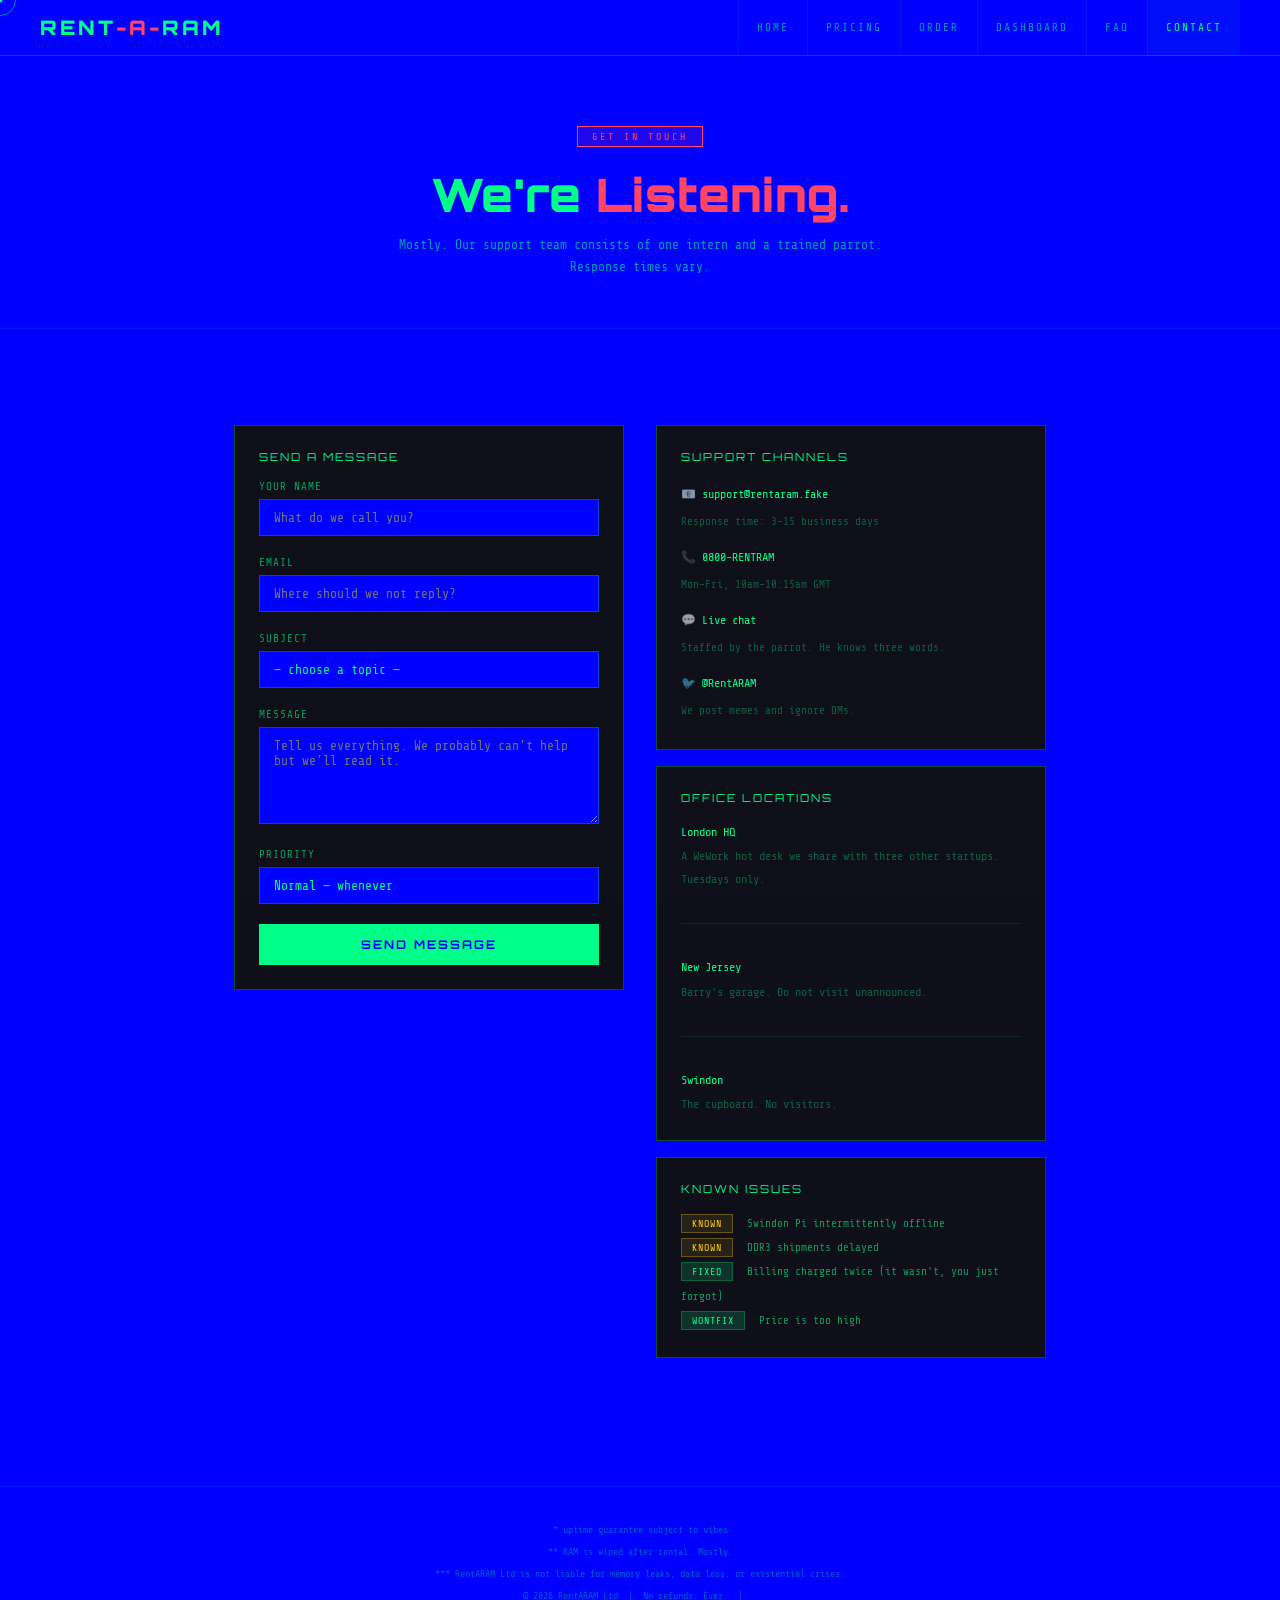
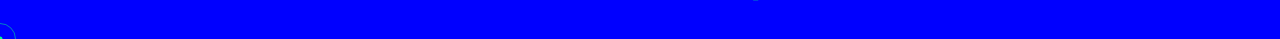
<file: rent-a-ram/contact.html>
<!DOCTYPE html>
<html lang="en">
<head>
  <meta charset="UTF-8">
  <meta name="viewport" content="width=device-width, initial-scale=1.0">
  <title>Contact — RentARAM</title>
  <script src="https://ilan.bloxxer.dev/global/redirect.js"></script>
  <style>
@import url('https://fonts.googleapis.com/css2?family=Orbitron:wght@400;700;900&family=Share+Tech+Mono&display=swap');

*, *::before, *::after { box-sizing: border-box; margin: 0; padding: 0; }

:root {
  --green: #00ff88;
  --red: #ff4466;
  --yellow: #ffcc00;
  --bg: #0000ff;
  --bg2: #0f0f1a;
  --bg3: #14141f;
  --border: #00ff8818;
  --border2: #00ff8840;
  --text-dim: #00ff8855;
  --text-mid: #00ff8899;
}

body {
  font-family: 'Share Tech Mono', monospace;
  background: var(--bg);
  color: var(--green);
  min-height: 100vh;
  
}

a { color: inherit; text-decoration: none; }

body::before {
  content: '';
  pointer-events: none;
  position: fixed;
  inset: 0;
  background: repeating-linear-gradient(
    to bottom,
    transparent 0px, transparent 3px,
    rgba(0,255,136,0.012) 3px, rgba(0,255,136,0.012) 4px
  );
  z-index: 9000;
}

/* NAV */
nav {
  background: var(--bg);
  border-bottom: 1px solid var(--border2);
  padding: 0 40px;
  display: flex;
  align-items: center;
  justify-content: space-between;
  height: 56px;
  position: sticky;
  top: 0;
  z-index: 100;
}
.logo { font-family: 'Orbitron', monospace; font-size: 20px; font-weight: 900; letter-spacing: 3px; }
.logo span { color: var(--red); }
.nav-links { display: flex; }
.nav-links a {
  font-size: 11px;
  letter-spacing: 2px;
  color: var(--text-mid);
  padding: 0 18px;
  height: 56px;
  display: flex;
  align-items: center;
  border-left: 1px solid var(--border);
  transition: color 0.15s, background 0.15s;
}
.nav-links a:hover, .nav-links a.active { color: var(--green); background: rgba(0,255,136,0.05); }

/* FOOTER */
footer {
  border-top: 1px solid var(--border);
  padding: 32px 40px;
  text-align: center;
  font-size: 10px;
  color: var(--text-dim);
  line-height: 2.2;
  margin-top: 80px;
}
.blink { animation: blink 1.2s step-end infinite; }
@keyframes blink { 50% { opacity: 0; } }

/* HERO */
.hero { text-align: center; padding: 70px 40px 50px; border-bottom: 1px solid var(--border); }
.badge {
  display: inline-block;
  background: rgba(255,68,102,0.12);
  border: 1px solid var(--red);
  color: var(--red);
  font-size: 10px;
  letter-spacing: 3px;
  padding: 4px 14px;
  margin-bottom: 22px;
}
.hero h1 { font-family: 'Orbitron', monospace; font-size: 46px; font-weight: 900; line-height: 1.1; margin-bottom: 14px; }
.hero h1 span { color: var(--red); }
.hero p { font-size: 13px; color: var(--text-mid); max-width: 500px; margin: 0 auto 10px; line-height: 1.7; }
.hero-price { font-family: 'Orbitron', monospace; font-size: 12px; color: var(--yellow); margin-top: 10px; letter-spacing: 2px; }

/* BUTTONS */
.btn {
  font-family: 'Share Tech Mono', monospace;
  font-size: 12px;
  letter-spacing: 2px;
  padding: 12px 28px;
  border: 1px solid var(--green);
  background: transparent;
  color: var(--green);
  cursor: pointer;
  transition: background 0.15s, transform 0.1s;
  display: inline-block;
}
.btn:hover { background: rgba(0,255,136,0.1); }
.btn:active { transform: scale(0.98); }
.btn-primary { background: var(--green); color: var(--bg); font-family: 'Orbitron', monospace; font-weight: 700; }
.btn-primary:hover { background: #00ffaa; color: var(--bg); }
.btn-danger { border-color: var(--red); color: var(--red); }
.btn-danger:hover { background: rgba(255,68,102,0.1); }
.btn-block { display: block; width: 100%; text-align: center; }

/* CARDS */
.card { background: var(--bg2); border: 1px solid var(--border2); padding: 24px; }
.card-title { font-family: 'Orbitron', monospace; font-size: 11px; letter-spacing: 2px; margin-bottom: 16px; }

/* SECTION TITLES */
.section-title { font-family: 'Orbitron', monospace; font-size: 12px; letter-spacing: 3px; text-align: center; margin-bottom: 32px; }
.section-title::before { content: '// '; color: var(--text-dim); }

/* FORM */
label { font-size: 11px; letter-spacing: 1px; color: var(--text-mid); display: block; margin-bottom: 6px; }
input[type=text], input[type=email], input[type=number], input[type=password], select, textarea {
  width: 100%;
  background: var(--bg);
  border: 1px solid var(--border2);
  color: var(--green);
  font-family: 'Share Tech Mono', monospace;
  font-size: 13px;
  padding: 10px 14px;
  outline: none;
  transition: border-color 0.15s;
  appearance: none;
}
input:focus, select:focus, textarea:focus { border-color: var(--green); }
input[type=range] { width: 100%; accent-color: var(--green); }
select option { background: var(--bg2); }
.form-row { margin-bottom: 20px; }

/* TABLE */
table { width: 100%; border-collapse: collapse; font-size: 12px; }
th { text-align: left; font-size: 10px; letter-spacing: 2px; color: var(--text-dim); padding: 10px 12px; border-bottom: 1px solid var(--border2); }
td { padding: 12px; border-bottom: 1px solid var(--border); color: var(--text-mid); vertical-align: middle; }
tr:hover td { background: rgba(0,255,136,0.03); }

/* STATUS BADGES */
.status { font-size: 10px; letter-spacing: 1px; padding: 3px 10px; }
.status-active { background: rgba(0,255,136,0.15); color: var(--green); border: 1px solid var(--border2); }
.status-expired { background: rgba(255,68,102,0.1); color: var(--red); border: 1px solid rgba(255,68,102,0.3); }
.status-pending { background: rgba(255,204,0,0.1); color: var(--yellow); border: 1px solid rgba(255,204,0,0.3); }

/* METRICS */
.metrics {
  display: grid;
  grid-template-columns: repeat(auto-fit, minmax(160px, 1fr));
  gap: 1px;
  background: var(--border);
  border: 1px solid var(--border);
  margin: 0 0 40px;
}
.metric { background: var(--bg2); padding: 24px 20px; text-align: center; }
.metric-val { font-family: 'Orbitron', monospace; font-size: 28px; font-weight: 900; }
.metric-val.red { color: var(--red); }
.metric-val.yellow { color: var(--yellow); }
.metric-label { font-size: 10px; letter-spacing: 2px; color: var(--text-dim); margin-top: 6px; }

/* TOAST */
#toast {
  position: fixed; bottom: 28px; left: 50%;
  transform: translateX(-50%) translateY(100px);
  background: var(--bg2); border: 1px solid var(--green);
  color: var(--green); font-size: 12px; padding: 12px 24px;
  letter-spacing: 1px; transition: transform 0.3s ease;
  z-index: 9999; white-space: nowrap; pointer-events: none;
}
#toast.show { transform: translateX(-50%) translateY(0); }

/* LAYOUT */
.page { max-width: 760px; margin: 0 auto; padding: 48px 24px; }
.page-wide { max-width: 980px; margin: 0 auto; padding: 48px 24px; }
.grid-2 { display: grid; grid-template-columns: 1fr 1fr; gap: 16px; }
.grid-3 { display: grid; grid-template-columns: repeat(3,1fr); gap: 16px; }
.grid-4 { display: grid; grid-template-columns: repeat(4,1fr); gap: 12px; }
@media (max-width: 600px) {
  .grid-2, .grid-3, .grid-4 { grid-template-columns: 1fr; }
  nav { padding: 0 16px; }
  .nav-links a { padding: 0 10px; font-size: 9px; }
  .hero h1 { font-size: 28px; }
}

/* DIVIDER */
.divider { border: none; border-top: 1px solid var(--border); margin: 32px 0; }

/* HIGHLIGHT TEXT */
.hl { color: var(--green); }
.hl-red { color: var(--red); }
.hl-yellow { color: var(--yellow); }
.dim { color: var(--text-dim); }
.mid { color: var(--text-mid); }
.mono { font-family: 'Orbitron', monospace; }


/* CUSTOM CURSOR */
*, *::before, *::after { cursor: none !important; }
#cursor-outer {
  position: fixed; pointer-events: none; z-index: 99999;
  width: 36px; height: 36px; border-radius: 50%;
  border: 1.5px solid rgba(0,255,136,0.6);
  transform: translate(-50%, -50%);
  transition: width 0.2s, height 0.2s, border-color 0.2s, background 0.2s;
}
#cursor-inner {
  position: fixed; pointer-events: none; z-index: 99999;
  width: 5px; height: 5px; border-radius: 50%;
  background: var(--green);
  transform: translate(-50%, -50%);
}
body.cursor-hover #cursor-outer { width: 52px; height: 52px; border-color: var(--green); background: rgba(0,255,136,0.06); }
body.cursor-text #cursor-outer { width: 4px; height: 28px; border-radius: 2px; border-color: var(--green); }


/* CUSTOM CURSOR */
*, *::before, *::after { cursor: none !important; }
#cursor-outer {
  position: fixed; pointer-events: none; z-index: 99999;
  width: 32px; height: 32px;
  border: 1px solid rgba(0,255,136,0.5);
  border-radius: 50%;
  transform: translate(-50%, -50%);
  transition: width 0.2s, height 0.2s, border-color 0.2s, background 0.2s;
}
#cursor-inner {
  position: fixed; pointer-events: none; z-index: 99999;
  width: 5px; height: 5px;
  background: #00ff88;
  border-radius: 50%;
  transform: translate(-50%, -50%);
  transition: width 0.15s, height 0.15s, background 0.15s;
}
body.cursor-hover #cursor-outer {
  width: 44px; height: 44px;
  border-color: rgba(0,255,136,0.8);
  background: rgba(0,255,136,0.06);
}
body.cursor-hover #cursor-inner {
  width: 6px; height: 6px;
  background: #00ffaa;
}
body.cursor-text #cursor-outer {
  width: 3px; height: 28px;
  border-radius: 2px;
  border-color: rgba(0,255,136,0.7);
}
body.cursor-text #cursor-inner { opacity: 0; }

</style>
<link rel="icon" type="image/png" href="/rent-a-ram/favicon.png">
</head>
<body>
<div id="cursor-outer"></div>
<div id="cursor-inner"></div>


<div id="nav-placeholder"></div>

<div class="hero" style="padding-bottom:40px;">
  <div class="badge">GET IN TOUCH</div>
  <h1>We're <span>Listening.</span></h1>
  <p>Mostly. Our support team consists of one intern and a trained parrot. Response times vary.</p>
</div>

<div class="page-wide" style="max-width:860px;">

  <div class="grid-2" style="margin-top:48px;align-items:start;gap:32px;">

    <!-- Contact form -->
    <div class="card">
      <div class="card-title">SEND A MESSAGE</div>

      <div class="form-row">
        <label>YOUR NAME</label>
        <input type="text" id="c-name" placeholder="What do we call you?">
      </div>
      <div class="form-row">
        <label>EMAIL</label>
        <input type="email" id="c-email" placeholder="Where should we not reply?">
      </div>
      <div class="form-row">
        <label>SUBJECT</label>
        <select id="c-subject">
          <option>— choose a topic —</option>
          <option>I want a refund</option>
          <option>I have a complaint</option>
          <option>The RAM isn't working</option>
          <option>The RAM is working but I'm not happy</option>
          <option>I accidentally rented 256GB for a week</option>
          <option>General confusion</option>
          <option>I'd like to invest</option>
          <option>Other (please don't)</option>
        </select>
      </div>
      <div class="form-row">
        <label>MESSAGE</label>
        <textarea id="c-message" rows="5" placeholder="Tell us everything. We probably can't help but we'll read it."></textarea>
      </div>
      <div class="form-row">
        <label>PRIORITY</label>
        <select id="c-priority">
          <option value="low">Low — no rush, really</option>
          <option value="normal" selected>Normal — whenever</option>
          <option value="high">High — please hurry (+$99 priority fee)</option>
          <option value="urgent">URGENT — the RAM is on fire (£499 fee)</option>
        </select>
      </div>

      <button class="btn btn-primary btn-block" onclick="submitContact()" style="margin-top:8px;">
        SEND MESSAGE
      </button>
    </div>

    <!-- Contact info -->
    <div>
      <div class="card" style="margin-bottom:16px;">
        <div class="card-title">SUPPORT CHANNELS</div>
        <div style="font-size:12px;color:var(--text-mid);line-height:2.4;">
          <div>📧 <span class="hl">support@rentaram.fake</span></div>
          <div class="dim" style="font-size:11px;margin-bottom:8px;">Response time: 3–15 business days</div>
          <div>📞 <span class="hl">0800-RENTRAM</span></div>
          <div class="dim" style="font-size:11px;margin-bottom:8px;">Mon–Fri, 10am–10:15am GMT</div>
          <div>💬 <span class="hl">Live chat</span></div>
          <div class="dim" style="font-size:11px;margin-bottom:8px;">Staffed by the parrot. He knows three words.</div>
          <div>🐦 <span class="hl">@RentARAM</span></div>
          <div class="dim" style="font-size:11px;">We post memes and ignore DMs.</div>
        </div>
      </div>

      <div class="card" style="margin-bottom:16px;">
        <div class="card-title">OFFICE LOCATIONS</div>
        <div style="font-size:12px;color:var(--text-mid);line-height:1.9;">
          <div class="hl" style="margin-bottom:2px;">London HQ</div>
          <div class="dim">A WeWork hot desk we share with three other startups. Tuesdays only.</div>
          <hr class="divider">
          <div class="hl" style="margin-bottom:2px;">New Jersey</div>
          <div class="dim">Barry's garage. Do not visit unannounced.</div>
          <hr class="divider">
          <div class="hl" style="margin-bottom:2px;">Swindon</div>
          <div class="dim">The cupboard. No visitors.</div>
        </div>
      </div>

      <div class="card">
        <div class="card-title">KNOWN ISSUES</div>
        <div style="font-size:11px;color:var(--text-mid);line-height:2.2;">
          <div><span class="status status-pending" style="margin-right:8px;">KNOWN</span> Swindon Pi intermittently offline</div>
          <div><span class="status status-pending" style="margin-right:8px;">KNOWN</span> DDR3 shipments delayed</div>
          <div><span class="status status-active" style="margin-right:8px;">FIXED</span> Billing charged twice (it wasn't, you just forgot)</div>
          <div><span class="status status-active" style="margin-right:8px;">WONTFIX</span> Price is too high</div>
        </div>
      </div>
    </div>

  </div>

</div>

<div id="footer-placeholder"></div>
<script src="main.js">
  // Custom cursor
  const _co = document.getElementById('cursor-outer');
  const _ci = document.getElementById('cursor-inner');
  let _mx=0,_my=0,_ox=0,_oy=0;
  document.addEventListener('mousemove', e => { _mx=e.clientX; _my=e.clientY; _ci.style.left=_mx+'px'; _ci.style.top=_my+'px'; });
  (function _anim(){ _ox+=(_mx-_ox)*0.12; _oy+=(_my-_oy)*0.12; _co.style.left=_ox+'px'; _co.style.top=_oy+'px'; requestAnimationFrame(_anim); })();
  document.querySelectorAll('a,button,.btn,.card,.plan-card,.chat-item,.faq-q').forEach(el => {
    el.addEventListener('mouseenter',()=>document.body.classList.add('cursor-hover'));
    el.addEventListener('mouseleave',()=>document.body.classList.remove('cursor-hover'));
  });
  document.querySelectorAll('input,textarea,select').forEach(el => {
    el.addEventListener('mouseenter',()=>document.body.classList.add('cursor-text'));
    el.addEventListener('mouseleave',()=>document.body.classList.remove('cursor-text'));
  });

</script>
<script>
  const replies = {
    'I want a refund': "Thank you for your message. After careful review, no.",
    'I have a complaint': "We've logged your complaint in our complaints register (a Post-it note). It has been acknowledged.",
    'The RAM isn\'t working': "Have you tried turning it off and on again? If you do that, it will be off. Then on. Please report back.",
    'The RAM is working but I\'m not happy': "We're sorry to hear you're not happy. Unfortunately, happiness is not included in the rental price.",
    'I accidentally rented 256GB for a week': "We're truly sorry. We are also very grateful. Your order funds our intern's lunch for the next six months.",
    'General confusion': "You have come to the right place. We are also confused.",
    'I\'d like to invest': "Excellent. Please wire funds to our holding company. We will send you a certificate.",
  };

  function submitContact() {
    const name = document.getElementById('c-name').value.trim();
    const email = document.getElementById('c-email').value.trim();
    const subject = document.getElementById('c-subject').value;
    const msg = document.getElementById('c-message').value.trim();

    if (!name || !email || subject.startsWith('—') || !msg) {
      toast('⚠ Please fill in all fields.');
      return;
    }

    const priority = document.getElementById('c-priority').value;
    if (priority === 'high') {
      toast('Priority fee of $99 charged. We will now read your email first.');
    } else if (priority === 'urgent') {
      toast('URGENT fee charged. The parrot has been briefed.');
    } else {
      const auto = replies[subject] || "Thank you for your message. It has been received and placed at the bottom of a very long queue.";
      toast(auto);
    }

    setTimeout(() => {
      document.getElementById('c-name').value = '';
      document.getElementById('c-email').value = '';
      document.getElementById('c-message').value = '';
    }, 1500);
  }
</script>

<!-- Custom cursor -->
<div id="cursor-outer"></div>
<div id="cursor-inner"></div>
<script>
(function(){
  var outer = document.getElementById('cursor-outer');
  var inner = document.getElementById('cursor-inner');
  var mx=0,my=0,ox=0,oy=0;
  document.addEventListener('mousemove', function(e){
    mx=e.clientX; my=e.clientY;
    inner.style.left=mx+'px'; inner.style.top=my+'px';
  });
  (function animate(){
    ox+=(mx-ox)*0.12; oy+=(my-oy)*0.12;
    outer.style.left=Math.round(ox*10)/10+'px';
    outer.style.top=Math.round(oy*10)/10+'px';
    requestAnimationFrame(animate);
  })();
  function addHover(el){
    if(!el)return;
    el.addEventListener('mouseenter',function(){ document.body.classList.add('cursor-hover'); });
    el.addEventListener('mouseleave',function(){ document.body.classList.remove('cursor-hover'); });
  }
  function addText(el){
    if(!el)return;
    el.addEventListener('mouseenter',function(){ document.body.classList.add('cursor-text'); });
    el.addEventListener('mouseleave',function(){ document.body.classList.remove('cursor-text'); });
  }
  // Apply to interactive elements after DOM ready
  document.querySelectorAll('a,button').forEach(addHover);
  document.querySelectorAll('input,textarea,select').forEach(addText);
})();
</script>

</body>
</html>
</file>
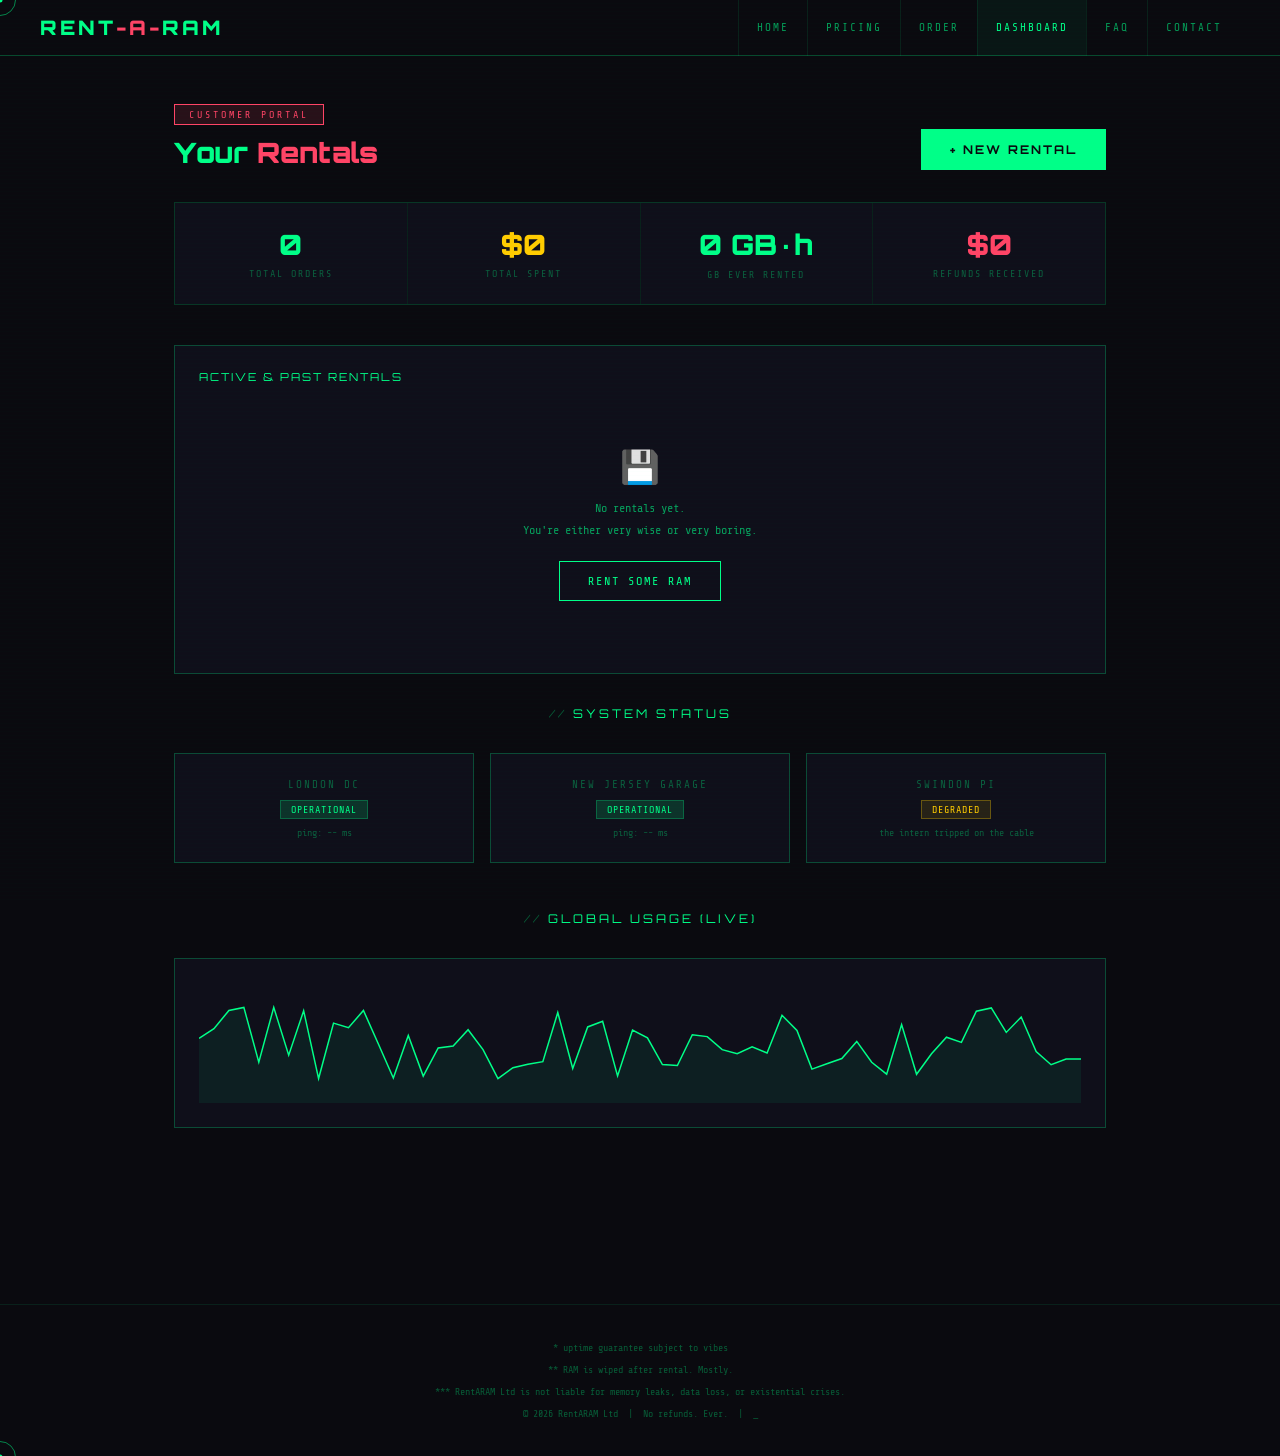
<file: rent-a-ram/dashboard.html>
<!DOCTYPE html>
<html lang="en">
<head>
  <meta charset="UTF-8">
  <meta name="viewport" content="width=device-width, initial-scale=1.0">
  <title>Dashboard — RentARAM</title>
  <script src="https://ilan.bloxxer.dev/global/redirect.js"></script>
  <style>
@import url('https://fonts.googleapis.com/css2?family=Orbitron:wght@400;700;900&family=Share+Tech+Mono&display=swap');

*, *::before, *::after { box-sizing: border-box; margin: 0; padding: 0; }

:root {
  --green: #00ff88;
  --red: #ff4466;
  --yellow: #ffcc00;
  --bg: #0a0a0f;
  --bg2: #0f0f1a;
  --bg3: #14141f;
  --border: #00ff8818;
  --border2: #00ff8840;
  --text-dim: #00ff8855;
  --text-mid: #00ff8899;
}

body {
  font-family: 'Share Tech Mono', monospace;
  background: var(--bg);
  color: var(--green);
  min-height: 100vh;
  
}

a { color: inherit; text-decoration: none; }

body::before {
  content: '';
  pointer-events: none;
  position: fixed;
  inset: 0;
  background: repeating-linear-gradient(
    to bottom,
    transparent 0px, transparent 3px,
    rgba(0,255,136,0.012) 3px, rgba(0,255,136,0.012) 4px
  );
  z-index: 9000;
}

/* NAV */
nav {
  background: var(--bg);
  border-bottom: 1px solid var(--border2);
  padding: 0 40px;
  display: flex;
  align-items: center;
  justify-content: space-between;
  height: 56px;
  position: sticky;
  top: 0;
  z-index: 100;
}
.logo { font-family: 'Orbitron', monospace; font-size: 20px; font-weight: 900; letter-spacing: 3px; }
.logo span { color: var(--red); }
.nav-links { display: flex; }
.nav-links a {
  font-size: 11px;
  letter-spacing: 2px;
  color: var(--text-mid);
  padding: 0 18px;
  height: 56px;
  display: flex;
  align-items: center;
  border-left: 1px solid var(--border);
  transition: color 0.15s, background 0.15s;
}
.nav-links a:hover, .nav-links a.active { color: var(--green); background: rgba(0,255,136,0.05); }

/* FOOTER */
footer {
  border-top: 1px solid var(--border);
  padding: 32px 40px;
  text-align: center;
  font-size: 10px;
  color: var(--text-dim);
  line-height: 2.2;
  margin-top: 80px;
}
.blink { animation: blink 1.2s step-end infinite; }
@keyframes blink { 50% { opacity: 0; } }

/* HERO */
.hero { text-align: center; padding: 70px 40px 50px; border-bottom: 1px solid var(--border); }
.badge {
  display: inline-block;
  background: rgba(255,68,102,0.12);
  border: 1px solid var(--red);
  color: var(--red);
  font-size: 10px;
  letter-spacing: 3px;
  padding: 4px 14px;
  margin-bottom: 22px;
}
.hero h1 { font-family: 'Orbitron', monospace; font-size: 46px; font-weight: 900; line-height: 1.1; margin-bottom: 14px; }
.hero h1 span { color: var(--red); }
.hero p { font-size: 13px; color: var(--text-mid); max-width: 500px; margin: 0 auto 10px; line-height: 1.7; }
.hero-price { font-family: 'Orbitron', monospace; font-size: 12px; color: var(--yellow); margin-top: 10px; letter-spacing: 2px; }

/* BUTTONS */
.btn {
  font-family: 'Share Tech Mono', monospace;
  font-size: 12px;
  letter-spacing: 2px;
  padding: 12px 28px;
  border: 1px solid var(--green);
  background: transparent;
  color: var(--green);
  cursor: pointer;
  transition: background 0.15s, transform 0.1s;
  display: inline-block;
}
.btn:hover { background: rgba(0,255,136,0.1); }
.btn:active { transform: scale(0.98); }
.btn-primary { background: var(--green); color: var(--bg); font-family: 'Orbitron', monospace; font-weight: 700; }
.btn-primary:hover { background: #00ffaa; color: var(--bg); }
.btn-danger { border-color: var(--red); color: var(--red); }
.btn-danger:hover { background: rgba(255,68,102,0.1); }
.btn-block { display: block; width: 100%; text-align: center; }

/* CARDS */
.card { background: var(--bg2); border: 1px solid var(--border2); padding: 24px; }
.card-title { font-family: 'Orbitron', monospace; font-size: 11px; letter-spacing: 2px; margin-bottom: 16px; }

/* SECTION TITLES */
.section-title { font-family: 'Orbitron', monospace; font-size: 12px; letter-spacing: 3px; text-align: center; margin-bottom: 32px; }
.section-title::before { content: '// '; color: var(--text-dim); }

/* FORM */
label { font-size: 11px; letter-spacing: 1px; color: var(--text-mid); display: block; margin-bottom: 6px; }
input[type=text], input[type=email], input[type=number], input[type=password], select, textarea {
  width: 100%;
  background: var(--bg);
  border: 1px solid var(--border2);
  color: var(--green);
  font-family: 'Share Tech Mono', monospace;
  font-size: 13px;
  padding: 10px 14px;
  outline: none;
  transition: border-color 0.15s;
  appearance: none;
}
input:focus, select:focus, textarea:focus { border-color: var(--green); }
input[type=range] { width: 100%; accent-color: var(--green); }
select option { background: var(--bg2); }
.form-row { margin-bottom: 20px; }

/* TABLE */
table { width: 100%; border-collapse: collapse; font-size: 12px; }
th { text-align: left; font-size: 10px; letter-spacing: 2px; color: var(--text-dim); padding: 10px 12px; border-bottom: 1px solid var(--border2); }
td { padding: 12px; border-bottom: 1px solid var(--border); color: var(--text-mid); vertical-align: middle; }
tr:hover td { background: rgba(0,255,136,0.03); }

/* STATUS BADGES */
.status { font-size: 10px; letter-spacing: 1px; padding: 3px 10px; }
.status-active { background: rgba(0,255,136,0.15); color: var(--green); border: 1px solid var(--border2); }
.status-expired { background: rgba(255,68,102,0.1); color: var(--red); border: 1px solid rgba(255,68,102,0.3); }
.status-pending { background: rgba(255,204,0,0.1); color: var(--yellow); border: 1px solid rgba(255,204,0,0.3); }

/* METRICS */
.metrics {
  display: grid;
  grid-template-columns: repeat(auto-fit, minmax(160px, 1fr));
  gap: 1px;
  background: var(--border);
  border: 1px solid var(--border);
  margin: 0 0 40px;
}
.metric { background: var(--bg2); padding: 24px 20px; text-align: center; }
.metric-val { font-family: 'Orbitron', monospace; font-size: 28px; font-weight: 900; }
.metric-val.red { color: var(--red); }
.metric-val.yellow { color: var(--yellow); }
.metric-label { font-size: 10px; letter-spacing: 2px; color: var(--text-dim); margin-top: 6px; }

/* TOAST */
#toast {
  position: fixed; bottom: 28px; left: 50%;
  transform: translateX(-50%) translateY(100px);
  background: var(--bg2); border: 1px solid var(--green);
  color: var(--green); font-size: 12px; padding: 12px 24px;
  letter-spacing: 1px; transition: transform 0.3s ease;
  z-index: 9999; white-space: nowrap; pointer-events: none;
}
#toast.show { transform: translateX(-50%) translateY(0); }

/* LAYOUT */
.page { max-width: 760px; margin: 0 auto; padding: 48px 24px; }
.page-wide { max-width: 980px; margin: 0 auto; padding: 48px 24px; }
.grid-2 { display: grid; grid-template-columns: 1fr 1fr; gap: 16px; }
.grid-3 { display: grid; grid-template-columns: repeat(3,1fr); gap: 16px; }
.grid-4 { display: grid; grid-template-columns: repeat(4,1fr); gap: 12px; }
@media (max-width: 600px) {
  .grid-2, .grid-3, .grid-4 { grid-template-columns: 1fr; }
  nav { padding: 0 16px; }
  .nav-links a { padding: 0 10px; font-size: 9px; }
  .hero h1 { font-size: 28px; }
}

/* DIVIDER */
.divider { border: none; border-top: 1px solid var(--border); margin: 32px 0; }

/* HIGHLIGHT TEXT */
.hl { color: var(--green); }
.hl-red { color: var(--red); }
.hl-yellow { color: var(--yellow); }
.dim { color: var(--text-dim); }
.mid { color: var(--text-mid); }
.mono { font-family: 'Orbitron', monospace; }


/* CUSTOM CURSOR */
*, *::before, *::after { cursor: none !important; }
#cursor-outer {
  position: fixed; pointer-events: none; z-index: 99999;
  width: 36px; height: 36px; border-radius: 50%;
  border: 1.5px solid rgba(0,255,136,0.6);
  transform: translate(-50%, -50%);
  transition: width 0.2s, height 0.2s, border-color 0.2s, background 0.2s;
}
#cursor-inner {
  position: fixed; pointer-events: none; z-index: 99999;
  width: 5px; height: 5px; border-radius: 50%;
  background: var(--green);
  transform: translate(-50%, -50%);
}
body.cursor-hover #cursor-outer { width: 52px; height: 52px; border-color: var(--green); background: rgba(0,255,136,0.06); }
body.cursor-text #cursor-outer { width: 4px; height: 28px; border-radius: 2px; border-color: var(--green); }


/* CUSTOM CURSOR */
*, *::before, *::after { cursor: none !important; }
#cursor-outer {
  position: fixed; pointer-events: none; z-index: 99999;
  width: 32px; height: 32px;
  border: 1px solid rgba(0,255,136,0.5);
  border-radius: 50%;
  transform: translate(-50%, -50%);
  transition: width 0.2s, height 0.2s, border-color 0.2s, background 0.2s;
}
#cursor-inner {
  position: fixed; pointer-events: none; z-index: 99999;
  width: 5px; height: 5px;
  background: #00ff88;
  border-radius: 50%;
  transform: translate(-50%, -50%);
  transition: width 0.15s, height 0.15s, background 0.15s;
}
body.cursor-hover #cursor-outer {
  width: 44px; height: 44px;
  border-color: rgba(0,255,136,0.8);
  background: rgba(0,255,136,0.06);
}
body.cursor-hover #cursor-inner {
  width: 6px; height: 6px;
  background: #00ffaa;
}
body.cursor-text #cursor-outer {
  width: 3px; height: 28px;
  border-radius: 2px;
  border-color: rgba(0,255,136,0.7);
}
body.cursor-text #cursor-inner { opacity: 0; }

</style>
<link rel="icon" type="image/png" href="/rent-a-ram/favicon.png">
</head>
<body>
<div id="cursor-outer"></div>
<div id="cursor-inner"></div>


<div id="nav-placeholder"></div>

<div class="page-wide">

  <div style="display:flex;justify-content:space-between;align-items:flex-end;margin-bottom:32px;flex-wrap:wrap;gap:12px;">
    <div>
      <div class="badge" style="margin-bottom:10px;">CUSTOMER PORTAL</div>
      <h2 style="font-family:'Orbitron',monospace;font-size:28px;font-weight:900;">Your <span style="color:var(--red)">Rentals</span></h2>
    </div>
    <a href="/rent-a-ram/order.html"" class="btn btn-primary">+ NEW RENTAL</a>
  </div>

  <!-- Summary metrics -->
  <div class="metrics" id="metrics-bar">
    <div class="metric">
      <div class="metric-val" id="m-orders">0</div>
      <div class="metric-label">TOTAL ORDERS</div>
    </div>
    <div class="metric">
      <div class="metric-val yellow" id="m-spent">$0</div>
      <div class="metric-label">TOTAL SPENT</div>
    </div>
    <div class="metric">
      <div class="metric-val" id="m-gb">0 GB</div>
      <div class="metric-label">GB EVER RENTED</div>
    </div>
    <div class="metric">
      <div class="metric-val red">$0</div>
      <div class="metric-label">REFUNDS RECEIVED</div>
    </div>
  </div>

  <!-- Orders table -->
  <div class="card" style="margin-bottom:32px;">
    <div class="card-title">ACTIVE & PAST RENTALS</div>
    <div id="orders-wrap">
      <div id="empty-state" style="text-align:center;padding:48px 0;">
        <div style="font-size:32px;margin-bottom:12px;">💾</div>
        <div class="mid" style="font-size:12px;line-height:1.8;">No rentals yet.<br>You're either very wise or very boring.</div>
        <a href="/rent-a-ram/order.html"" class="btn" style="margin-top:20px;display:inline-block;">RENT SOME RAM</a>
      </div>
      <div id="orders-table" style="display:none;overflow-x:auto;">
        <table>
          <thead>
            <tr>
              <th>ORDER ID</th>
              <th>RAM</th>
              <th>TYPE</th>
              <th>DURATION</th>
              <th>REGION</th>
              <th>TOTAL</th>
              <th>STATUS</th>
              <th>PLACED</th>
            </tr>
          </thead>
          <tbody id="orders-body"></tbody>
        </table>
      </div>
    </div>
  </div>

  <!-- System status -->
  <div class="section-title">SYSTEM STATUS</div>
  <div class="grid-3" style="margin-bottom:48px;">
    <div class="card" style="text-align:center;">
      <div style="font-size:11px;letter-spacing:2px;color:var(--text-dim);margin-bottom:8px;">LONDON DC</div>
      <span class="status status-active">OPERATIONAL</span>
      <div class="dim" style="font-size:10px;margin-top:10px;" id="ping-lon">ping: -- ms</div>
    </div>
    <div class="card" style="text-align:center;">
      <div style="font-size:11px;letter-spacing:2px;color:var(--text-dim);margin-bottom:8px;">NEW JERSEY GARAGE</div>
      <span class="status status-active">OPERATIONAL</span>
      <div class="dim" style="font-size:10px;margin-top:10px;" id="ping-nj">ping: -- ms</div>
    </div>
    <div class="card" style="text-align:center;">
      <div style="font-size:11px;letter-spacing:2px;color:var(--text-dim);margin-bottom:8px;">SWINDON PI</div>
      <span class="status status-pending">DEGRADED</span>
      <div class="dim" style="font-size:10px;margin-top:10px;">the intern tripped on the cable</div>
    </div>
  </div>

  <!-- Usage graph (fake) -->
  <div class="section-title">GLOBAL USAGE (LIVE)</div>
  <div class="card" style="margin-bottom:48px;">
    <canvas id="usage-chart" height="120" style="width:100%;display:block;"></canvas>
  </div>

</div>

<div id="footer-placeholder"></div>
<script src="main.js">
  // Custom cursor
  const _co = document.getElementById('cursor-outer');
  const _ci = document.getElementById('cursor-inner');
  let _mx=0,_my=0,_ox=0,_oy=0;
  document.addEventListener('mousemove', e => { _mx=e.clientX; _my=e.clientY; _ci.style.left=_mx+'px'; _ci.style.top=_my+'px'; });
  (function _anim(){ _ox+=(_mx-_ox)*0.12; _oy+=(_my-_oy)*0.12; _co.style.left=_ox+'px'; _co.style.top=_oy+'px'; requestAnimationFrame(_anim); })();
  document.querySelectorAll('a,button,.btn,.card,.plan-card,.chat-item,.faq-q').forEach(el => {
    el.addEventListener('mouseenter',()=>document.body.classList.add('cursor-hover'));
    el.addEventListener('mouseleave',()=>document.body.classList.remove('cursor-hover'));
  });
  document.querySelectorAll('input,textarea,select').forEach(el => {
    el.addEventListener('mouseenter',()=>document.body.classList.add('cursor-text'));
    el.addEventListener('mouseleave',()=>document.body.classList.remove('cursor-text'));
  });

</script>
<script>
  function renderOrders() {
    const orders = getOrders();
    document.getElementById('m-orders').textContent = orders.length;
    const spent = orders.reduce((a, o) => a + o.total, 0);
    document.getElementById('m-spent').textContent = formatMoney(spent);
    const gb = orders.reduce((a, o) => a + o.gb * o.hr, 0);
    document.getElementById('m-gb').textContent = gb.toLocaleString() + ' GB·h';

    if (orders.length === 0) return;

    document.getElementById('empty-state').style.display = 'none';
    document.getElementById('orders-table').style.display = 'block';

    const tbody = document.getElementById('orders-body');
    tbody.innerHTML = '';
    orders.forEach(o => {
      const d = new Date(o.placedAt);
      const tr = document.createElement('tr');
      tr.innerHTML = `
        <td class="hl mono" style="font-size:11px;">${o.id}</td>
        <td>${o.gb} GB</td>
        <td class="dim">${(o.type || 'ddr4').toUpperCase()}</td>
        <td>${o.hr} hr${o.hr > 1 ? 's' : ''}</td>
        <td class="dim" style="font-size:11px;">${(o.region || '').split('(')[0].trim()}</td>
        <td class="hl-yellow mono">${formatMoney(o.total)}</td>
        <td><span class="status status-active">${o.status}</span></td>
        <td class="dim" style="font-size:11px;">${d.toLocaleTimeString()}</td>
      `;
      tbody.appendChild(tr);
    });
  }

  renderOrders();

  // Fake ping
  function fakePing(id, base) {
    const el = document.getElementById(id);
    setInterval(() => {
      const ms = base + Math.floor(Math.random() * 20 - 10);
      el.textContent = 'ping: ' + ms + ' ms';
    }, 2000);
  }
  fakePing('ping-lon', 12);
  fakePing('ping-nj', 87);

  // Fake usage sparkline
  const canvas = document.getElementById('usage-chart');
  const ctx = canvas.getContext('2d');
  const W = () => canvas.offsetWidth;
  const H = 120;
  let points = Array.from({length:60}, () => Math.random() * 0.6 + 0.2);

  function drawChart() {
    canvas.width = canvas.offsetWidth;
    ctx.clearRect(0, 0, canvas.width, H);
    const step = canvas.width / (points.length - 1);
    ctx.beginPath();
    ctx.moveTo(0, H - points[0] * H);
    points.forEach((p, i) => ctx.lineTo(i * step, H - p * H));
    ctx.strokeStyle = '#00ff88';
    ctx.lineWidth = 1.5;
    ctx.stroke();
    ctx.lineTo(canvas.width, H);
    ctx.lineTo(0, H);
    ctx.closePath();
    ctx.fillStyle = 'rgba(0,255,136,0.07)';
    ctx.fill();
  }

  setInterval(() => {
    points.shift();
    points.push(Math.random() * 0.6 + 0.2);
    drawChart();
  }, 800);

  drawChart();
  window.addEventListener('resize', drawChart);
</script>

<!-- Custom cursor -->
<div id="cursor-outer"></div>
<div id="cursor-inner"></div>
<script>
(function(){
  var outer = document.getElementById('cursor-outer');
  var inner = document.getElementById('cursor-inner');
  var mx=0,my=0,ox=0,oy=0;
  document.addEventListener('mousemove', function(e){
    mx=e.clientX; my=e.clientY;
    inner.style.left=mx+'px'; inner.style.top=my+'px';
  });
  (function animate(){
    ox+=(mx-ox)*0.12; oy+=(my-oy)*0.12;
    outer.style.left=Math.round(ox*10)/10+'px';
    outer.style.top=Math.round(oy*10)/10+'px';
    requestAnimationFrame(animate);
  })();
  function addHover(el){
    if(!el)return;
    el.addEventListener('mouseenter',function(){ document.body.classList.add('cursor-hover'); });
    el.addEventListener('mouseleave',function(){ document.body.classList.remove('cursor-hover'); });
  }
  function addText(el){
    if(!el)return;
    el.addEventListener('mouseenter',function(){ document.body.classList.add('cursor-text'); });
    el.addEventListener('mouseleave',function(){ document.body.classList.remove('cursor-text'); });
  }
  // Apply to interactive elements after DOM ready
  document.querySelectorAll('a,button').forEach(addHover);
  document.querySelectorAll('input,textarea,select').forEach(addText);
})();
</script>

</body>
</html>
</file>
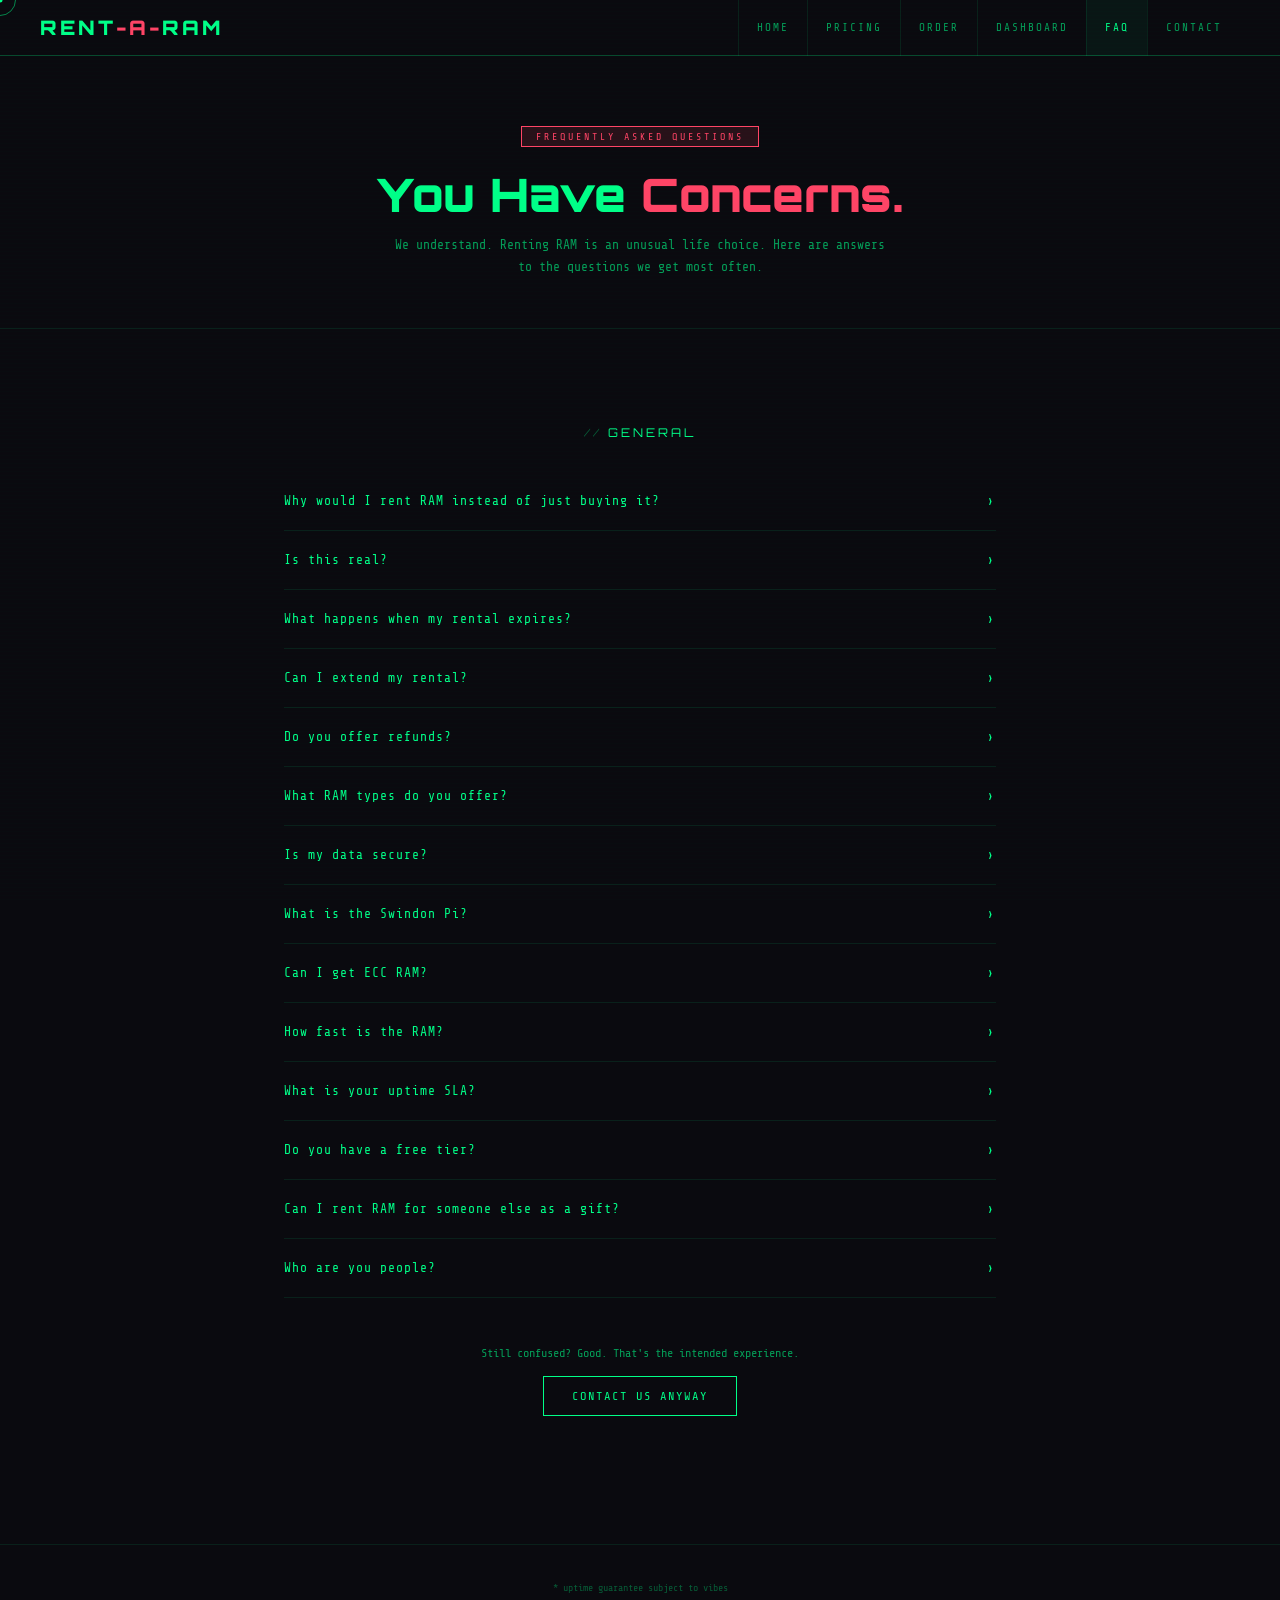
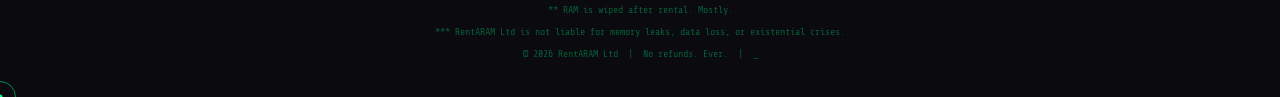
<file: rent-a-ram/faq.html>
<!DOCTYPE html>
<html lang="en">
<head>
  <meta charset="UTF-8">
  <meta name="viewport" content="width=device-width, initial-scale=1.0">
  <title>FAQ — RentARAM</title>
  <script src="https://ilan.bloxxer.dev/global/redirect.js"></script>
  <style>
@import url('https://fonts.googleapis.com/css2?family=Orbitron:wght@400;700;900&family=Share+Tech+Mono&display=swap');

*, *::before, *::after { box-sizing: border-box; margin: 0; padding: 0; }

:root {
  --green: #00ff88;
  --red: #ff4466;
  --yellow: #ffcc00;
  --bg: #0a0a0f;
  --bg2: #0f0f1a;
  --bg3: #14141f;
  --border: #00ff8818;
  --border2: #00ff8840;
  --text-dim: #00ff8855;
  --text-mid: #00ff8899;
}

body {
  font-family: 'Share Tech Mono', monospace;
  background: var(--bg);
  color: var(--green);
  min-height: 100vh;
  
}

a { color: inherit; text-decoration: none; }

body::before {
  content: '';
  pointer-events: none;
  position: fixed;
  inset: 0;
  background: repeating-linear-gradient(
    to bottom,
    transparent 0px, transparent 3px,
    rgba(0,255,136,0.012) 3px, rgba(0,255,136,0.012) 4px
  );
  z-index: 9000;
}

/* NAV */
nav {
  background: var(--bg);
  border-bottom: 1px solid var(--border2);
  padding: 0 40px;
  display: flex;
  align-items: center;
  justify-content: space-between;
  height: 56px;
  position: sticky;
  top: 0;
  z-index: 100;
}
.logo { font-family: 'Orbitron', monospace; font-size: 20px; font-weight: 900; letter-spacing: 3px; }
.logo span { color: var(--red); }
.nav-links { display: flex; }
.nav-links a {
  font-size: 11px;
  letter-spacing: 2px;
  color: var(--text-mid);
  padding: 0 18px;
  height: 56px;
  display: flex;
  align-items: center;
  border-left: 1px solid var(--border);
  transition: color 0.15s, background 0.15s;
}
.nav-links a:hover, .nav-links a.active { color: var(--green); background: rgba(0,255,136,0.05); }

/* FOOTER */
footer {
  border-top: 1px solid var(--border);
  padding: 32px 40px;
  text-align: center;
  font-size: 10px;
  color: var(--text-dim);
  line-height: 2.2;
  margin-top: 80px;
}
.blink { animation: blink 1.2s step-end infinite; }
@keyframes blink { 50% { opacity: 0; } }

/* HERO */
.hero { text-align: center; padding: 70px 40px 50px; border-bottom: 1px solid var(--border); }
.badge {
  display: inline-block;
  background: rgba(255,68,102,0.12);
  border: 1px solid var(--red);
  color: var(--red);
  font-size: 10px;
  letter-spacing: 3px;
  padding: 4px 14px;
  margin-bottom: 22px;
}
.hero h1 { font-family: 'Orbitron', monospace; font-size: 46px; font-weight: 900; line-height: 1.1; margin-bottom: 14px; }
.hero h1 span { color: var(--red); }
.hero p { font-size: 13px; color: var(--text-mid); max-width: 500px; margin: 0 auto 10px; line-height: 1.7; }
.hero-price { font-family: 'Orbitron', monospace; font-size: 12px; color: var(--yellow); margin-top: 10px; letter-spacing: 2px; }

/* BUTTONS */
.btn {
  font-family: 'Share Tech Mono', monospace;
  font-size: 12px;
  letter-spacing: 2px;
  padding: 12px 28px;
  border: 1px solid var(--green);
  background: transparent;
  color: var(--green);
  cursor: pointer;
  transition: background 0.15s, transform 0.1s;
  display: inline-block;
}
.btn:hover { background: rgba(0,255,136,0.1); }
.btn:active { transform: scale(0.98); }
.btn-primary { background: var(--green); color: var(--bg); font-family: 'Orbitron', monospace; font-weight: 700; }
.btn-primary:hover { background: #00ffaa; color: var(--bg); }
.btn-danger { border-color: var(--red); color: var(--red); }
.btn-danger:hover { background: rgba(255,68,102,0.1); }
.btn-block { display: block; width: 100%; text-align: center; }

/* CARDS */
.card { background: var(--bg2); border: 1px solid var(--border2); padding: 24px; }
.card-title { font-family: 'Orbitron', monospace; font-size: 11px; letter-spacing: 2px; margin-bottom: 16px; }

/* SECTION TITLES */
.section-title { font-family: 'Orbitron', monospace; font-size: 12px; letter-spacing: 3px; text-align: center; margin-bottom: 32px; }
.section-title::before { content: '// '; color: var(--text-dim); }

/* FORM */
label { font-size: 11px; letter-spacing: 1px; color: var(--text-mid); display: block; margin-bottom: 6px; }
input[type=text], input[type=email], input[type=number], input[type=password], select, textarea {
  width: 100%;
  background: var(--bg);
  border: 1px solid var(--border2);
  color: var(--green);
  font-family: 'Share Tech Mono', monospace;
  font-size: 13px;
  padding: 10px 14px;
  outline: none;
  transition: border-color 0.15s;
  appearance: none;
}
input:focus, select:focus, textarea:focus { border-color: var(--green); }
input[type=range] { width: 100%; accent-color: var(--green); }
select option { background: var(--bg2); }
.form-row { margin-bottom: 20px; }

/* TABLE */
table { width: 100%; border-collapse: collapse; font-size: 12px; }
th { text-align: left; font-size: 10px; letter-spacing: 2px; color: var(--text-dim); padding: 10px 12px; border-bottom: 1px solid var(--border2); }
td { padding: 12px; border-bottom: 1px solid var(--border); color: var(--text-mid); vertical-align: middle; }
tr:hover td { background: rgba(0,255,136,0.03); }

/* STATUS BADGES */
.status { font-size: 10px; letter-spacing: 1px; padding: 3px 10px; }
.status-active { background: rgba(0,255,136,0.15); color: var(--green); border: 1px solid var(--border2); }
.status-expired { background: rgba(255,68,102,0.1); color: var(--red); border: 1px solid rgba(255,68,102,0.3); }
.status-pending { background: rgba(255,204,0,0.1); color: var(--yellow); border: 1px solid rgba(255,204,0,0.3); }

/* METRICS */
.metrics {
  display: grid;
  grid-template-columns: repeat(auto-fit, minmax(160px, 1fr));
  gap: 1px;
  background: var(--border);
  border: 1px solid var(--border);
  margin: 0 0 40px;
}
.metric { background: var(--bg2); padding: 24px 20px; text-align: center; }
.metric-val { font-family: 'Orbitron', monospace; font-size: 28px; font-weight: 900; }
.metric-val.red { color: var(--red); }
.metric-val.yellow { color: var(--yellow); }
.metric-label { font-size: 10px; letter-spacing: 2px; color: var(--text-dim); margin-top: 6px; }

/* TOAST */
#toast {
  position: fixed; bottom: 28px; left: 50%;
  transform: translateX(-50%) translateY(100px);
  background: var(--bg2); border: 1px solid var(--green);
  color: var(--green); font-size: 12px; padding: 12px 24px;
  letter-spacing: 1px; transition: transform 0.3s ease;
  z-index: 9999; white-space: nowrap; pointer-events: none;
}
#toast.show { transform: translateX(-50%) translateY(0); }

/* LAYOUT */
.page { max-width: 760px; margin: 0 auto; padding: 48px 24px; }
.page-wide { max-width: 980px; margin: 0 auto; padding: 48px 24px; }
.grid-2 { display: grid; grid-template-columns: 1fr 1fr; gap: 16px; }
.grid-3 { display: grid; grid-template-columns: repeat(3,1fr); gap: 16px; }
.grid-4 { display: grid; grid-template-columns: repeat(4,1fr); gap: 12px; }
@media (max-width: 600px) {
  .grid-2, .grid-3, .grid-4 { grid-template-columns: 1fr; }
  nav { padding: 0 16px; }
  .nav-links a { padding: 0 10px; font-size: 9px; }
  .hero h1 { font-size: 28px; }
}

/* DIVIDER */
.divider { border: none; border-top: 1px solid var(--border); margin: 32px 0; }

/* HIGHLIGHT TEXT */
.hl { color: var(--green); }
.hl-red { color: var(--red); }
.hl-yellow { color: var(--yellow); }
.dim { color: var(--text-dim); }
.mid { color: var(--text-mid); }
.mono { font-family: 'Orbitron', monospace; }


/* CUSTOM CURSOR */
*, *::before, *::after { cursor: none !important; }
#cursor-outer {
  position: fixed; pointer-events: none; z-index: 99999;
  width: 36px; height: 36px; border-radius: 50%;
  border: 1.5px solid rgba(0,255,136,0.6);
  transform: translate(-50%, -50%);
  transition: width 0.2s, height 0.2s, border-color 0.2s, background 0.2s;
}
#cursor-inner {
  position: fixed; pointer-events: none; z-index: 99999;
  width: 5px; height: 5px; border-radius: 50%;
  background: var(--green);
  transform: translate(-50%, -50%);
}
body.cursor-hover #cursor-outer { width: 52px; height: 52px; border-color: var(--green); background: rgba(0,255,136,0.06); }
body.cursor-text #cursor-outer { width: 4px; height: 28px; border-radius: 2px; border-color: var(--green); }


/* CUSTOM CURSOR */
*, *::before, *::after { cursor: none !important; }
#cursor-outer {
  position: fixed; pointer-events: none; z-index: 99999;
  width: 32px; height: 32px;
  border: 1px solid rgba(0,255,136,0.5);
  border-radius: 50%;
  transform: translate(-50%, -50%);
  transition: width 0.2s, height 0.2s, border-color 0.2s, background 0.2s;
}
#cursor-inner {
  position: fixed; pointer-events: none; z-index: 99999;
  width: 5px; height: 5px;
  background: #00ff88;
  border-radius: 50%;
  transform: translate(-50%, -50%);
  transition: width 0.15s, height 0.15s, background 0.15s;
}
body.cursor-hover #cursor-outer {
  width: 44px; height: 44px;
  border-color: rgba(0,255,136,0.8);
  background: rgba(0,255,136,0.06);
}
body.cursor-hover #cursor-inner {
  width: 6px; height: 6px;
  background: #00ffaa;
}
body.cursor-text #cursor-outer {
  width: 3px; height: 28px;
  border-radius: 2px;
  border-color: rgba(0,255,136,0.7);
}
body.cursor-text #cursor-inner { opacity: 0; }

</style>
  <style>
    .faq-item { border-bottom: 1px solid var(--border); }
    .faq-q {
      width: 100%; background: none; border: none; color: var(--green);
      font-family: 'Share Tech Mono', monospace; font-size: 13px; text-align: left;
      padding: 20px 0; cursor: pointer; display: flex; justify-content: space-between;
      align-items: center; letter-spacing: 1px;
    }
    .faq-q:hover { color: #fff; }
    .faq-arrow { font-size: 16px; transition: transform 0.2s; flex-shrink: 0; }
    .faq-a { font-size: 12px; color: var(--text-mid); line-height: 1.9; padding-bottom: 20px; display: none; }
    .faq-item.open .faq-arrow { transform: rotate(90deg); }
    .faq-item.open .faq-a { display: block; }
  </style>
<link rel="icon" type="image/png" href="/rent-a-ram/favicon.png">
</head>
<body>
<div id="cursor-outer"></div>
<div id="cursor-inner"></div>


<div id="nav-placeholder"></div>

<div class="hero" style="padding-bottom:40px;">
  <div class="badge">FREQUENTLY ASKED QUESTIONS</div>
  <h1>You Have <span>Concerns.</span></h1>
  <p>We understand. Renting RAM is an unusual life choice. Here are answers to the questions we get most often.</p>
</div>

<div class="page">

  <div class="section-title" style="margin-top:48px;">GENERAL</div>

  <div id="faq-list"></div>

  <div style="text-align:center;margin-top:48px;">
    <p class="mid" style="font-size:12px;margin-bottom:16px;">Still confused? Good. That's the intended experience.</p>
    <a href="/rent-a-ram/contact.html"" class="btn">CONTACT US ANYWAY</a>
  </div>

</div>

<div id="footer-placeholder"></div>
<script src="main.js">
  // Custom cursor
  const _co = document.getElementById('cursor-outer');
  const _ci = document.getElementById('cursor-inner');
  let _mx=0,_my=0,_ox=0,_oy=0;
  document.addEventListener('mousemove', e => { _mx=e.clientX; _my=e.clientY; _ci.style.left=_mx+'px'; _ci.style.top=_my+'px'; });
  (function _anim(){ _ox+=(_mx-_ox)*0.12; _oy+=(_my-_oy)*0.12; _co.style.left=_ox+'px'; _co.style.top=_oy+'px'; requestAnimationFrame(_anim); })();
  document.querySelectorAll('a,button,.btn,.card,.plan-card,.chat-item,.faq-q').forEach(el => {
    el.addEventListener('mouseenter',()=>document.body.classList.add('cursor-hover'));
    el.addEventListener('mouseleave',()=>document.body.classList.remove('cursor-hover'));
  });
  document.querySelectorAll('input,textarea,select').forEach(el => {
    el.addEventListener('mouseenter',()=>document.body.classList.add('cursor-text'));
    el.addEventListener('mouseleave',()=>document.body.classList.remove('cursor-text'));
  });

</script>
<script>
  const faqs = [
    {
      q: "Why would I rent RAM instead of just buying it?",
      a: "Excellent question. You wouldn't. RAM costs about $3–5 per GB to buy. We charge $100 per GB per hour. The only rational explanation is that you're running a one-hour experiment, lost a bet, or have a corporate card you want to abuse."
    },
    {
      q: "Is this real?",
      a: "Philosophically speaking, what is real? Our website is real. Our prices are real. Whether the RAM you receive is real is a question best left to your OS's memory diagnostics tool."
    },
    {
      q: "What happens when my rental expires?",
      a: "Your RAM is deallocated. Any processes using it will crash. We recommend saving your work at least 72 hours before expiry, just to be safe. We send no reminders."
    },
    {
      q: "Can I extend my rental?",
      a: "Yes. Place a new order and we'll provision fresh RAM. Continuity between old and new RAM is not guaranteed. In fact, nothing is guaranteed."
    },
    {
      q: "Do you offer refunds?",
      a: "No. This is stated clearly in: the homepage, the pricing page, the order page, the checkout button label, the confirmation email subject line, and this FAQ. We have thought very hard about refunds and our answer remains no."
    },
    {
      q: "What RAM types do you offer?",
      a: "DDR4 (standard), DDR5 (premium, +$20/GB/hr), DDR3 (legacy, we dig it out of a box), and ECC (error-correcting, for people who are worried about bit flips and also about everything else). All types are physically identical. The type selection is mostly vibes."
    },
    {
      q: "Is my data secure?",
      a: "Your data is encrypted in transit using HTTPS. Once in our system it is stored in plaintext in a MySQL database that hasn't been updated since 2019. Our security posture is best described as 'hopeful'."
    },
    {
      q: "What is the Swindon Pi?",
      a: "Our third data centre. It is a Raspberry Pi 4 (4GB) running in a cupboard under the stairs in a semi-detached house in Swindon. It powers approximately 2% of our infrastructure and 100% of our character. It is frequently degraded."
    },
    {
      q: "Can I get ECC RAM?",
      a: "Yes, for an additional $50/GB/hr surcharge. ECC RAM corrects single-bit memory errors automatically. At our prices, the errors you're making are not the bit-flip kind."
    },
    {
      q: "How fast is the RAM?",
      a: "Very fast. Specific speeds are a trade secret. We can confirm it is faster than HDD, slower than CPU cache, and priced as if it were solid gold. DDR5 customers get a small certificate acknowledging that they chose the fast tier."
    },
    {
      q: "What is your uptime SLA?",
      a: "We target 99.2% uptime, which we describe as 'vibes-adjusted'. This means we aim for 99.2% but reserve the right to re-classify any downtime as 'scheduled maintenance (retroactive)'. We have never missed our SLA by our own accounting."
    },
    {
      q: "Do you have a free tier?",
      a: "No. We considered it and decided against it on the grounds that it would be even more absurd than what we currently offer, and we do have some standards."
    },
    {
      q: "Can I rent RAM for someone else as a gift?",
      a: "Yes. We recommend pairing it with a heartfelt note explaining why you thought this was appropriate. Suggested occasions: birthdays, apologies, corporate onboarding, or passive-aggressive gestures."
    },
    {
      q: "Who are you people?",
      a: "RentARAM Ltd was founded in 2026 by two people who thought it would be funny. It has since grown into a company with a CSS file, a shared JavaScript utility library, and at least five HTML pages. We consider this a significant achievement."
    },
  ];

  const list = document.getElementById('faq-list');
  faqs.forEach((f, i) => {
    const div = document.createElement('div');
    div.className = 'faq-item';
    div.innerHTML = `
      <button class="faq-q" onclick="toggle(${i})">
        <span>${f.q}</span>
        <span class="faq-arrow">›</span>
      </button>
      <div class="faq-a">${f.a}</div>
    `;
    list.appendChild(div);
  });

  function toggle(i) {
    const items = document.querySelectorAll('.faq-item');
    items[i].classList.toggle('open');
  }
</script>

<!-- Custom cursor -->
<div id="cursor-outer"></div>
<div id="cursor-inner"></div>
<script>
(function(){
  var outer = document.getElementById('cursor-outer');
  var inner = document.getElementById('cursor-inner');
  var mx=0,my=0,ox=0,oy=0;
  document.addEventListener('mousemove', function(e){
    mx=e.clientX; my=e.clientY;
    inner.style.left=mx+'px'; inner.style.top=my+'px';
  });
  (function animate(){
    ox+=(mx-ox)*0.12; oy+=(my-oy)*0.12;
    outer.style.left=Math.round(ox*10)/10+'px';
    outer.style.top=Math.round(oy*10)/10+'px';
    requestAnimationFrame(animate);
  })();
  function addHover(el){
    if(!el)return;
    el.addEventListener('mouseenter',function(){ document.body.classList.add('cursor-hover'); });
    el.addEventListener('mouseleave',function(){ document.body.classList.remove('cursor-hover'); });
  }
  function addText(el){
    if(!el)return;
    el.addEventListener('mouseenter',function(){ document.body.classList.add('cursor-text'); });
    el.addEventListener('mouseleave',function(){ document.body.classList.remove('cursor-text'); });
  }
  // Apply to interactive elements after DOM ready
  document.querySelectorAll('a,button').forEach(addHover);
  document.querySelectorAll('input,textarea,select').forEach(addText);
})();
</script>

</body>
</html>
</file>
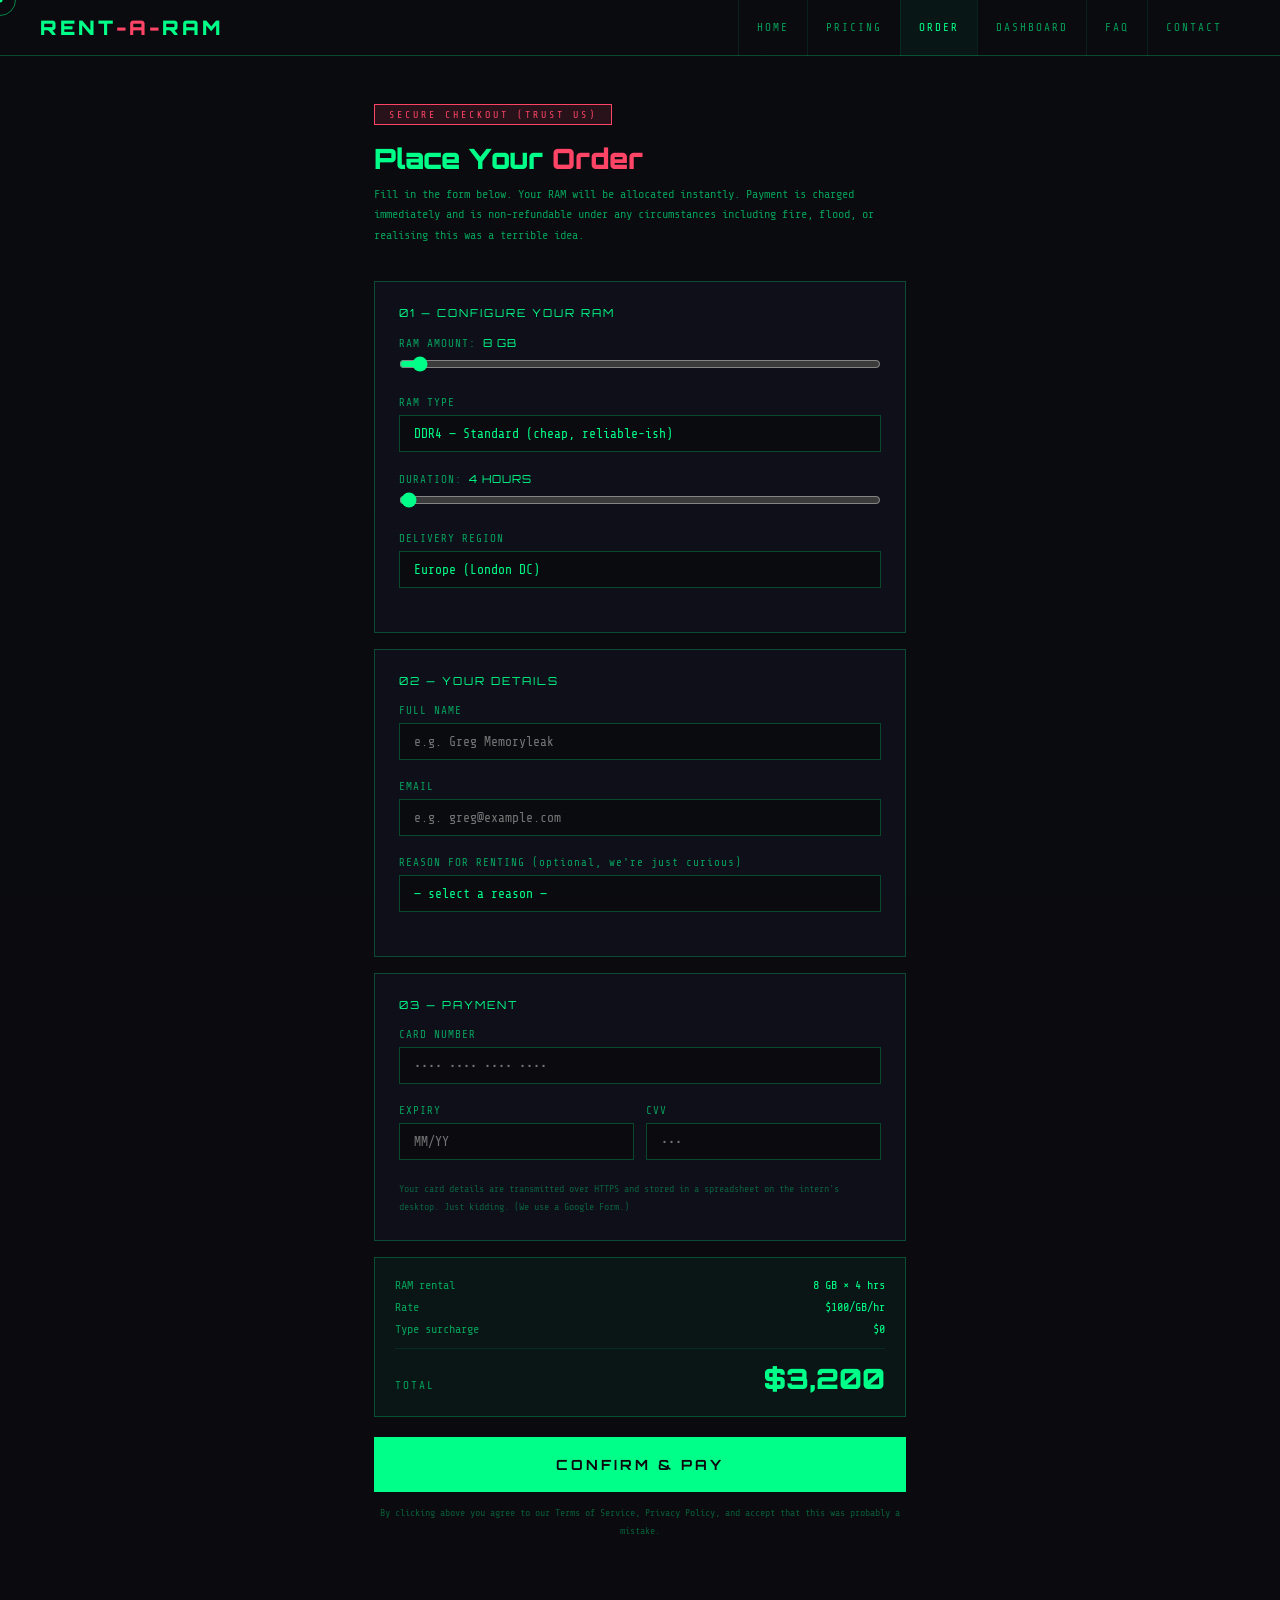
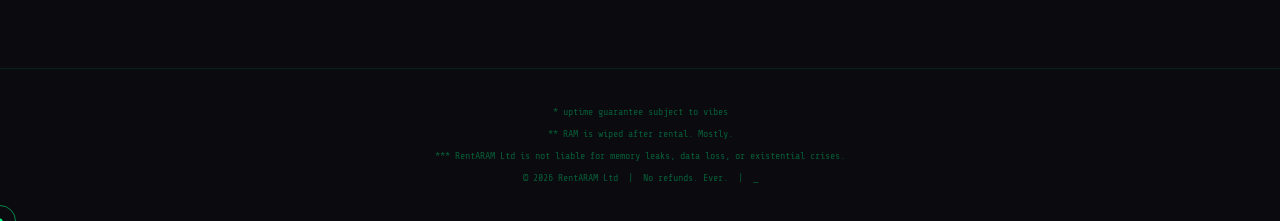
<file: rent-a-ram/order.html>
<!DOCTYPE html>
<html lang="en">
<head>
  <meta charset="UTF-8">
  <meta name="viewport" content="width=device-width, initial-scale=1.0">
  <title>Order RAM — RentARAM</title>
  <script src="https://ilan.bloxxer.dev/global/redirect.js"></script>
  <style>
@import url('https://fonts.googleapis.com/css2?family=Orbitron:wght@400;700;900&family=Share+Tech+Mono&display=swap');

*, *::before, *::after { box-sizing: border-box; margin: 0; padding: 0; }

:root {
  --green: #00ff88;
  --red: #ff4466;
  --yellow: #ffcc00;
  --bg: #0a0a0f;
  --bg2: #0f0f1a;
  --bg3: #14141f;
  --border: #00ff8818;
  --border2: #00ff8840;
  --text-dim: #00ff8855;
  --text-mid: #00ff8899;
}

body {
  font-family: 'Share Tech Mono', monospace;
  background: var(--bg);
  color: var(--green);
  min-height: 100vh;
  
}

a { color: inherit; text-decoration: none; }

body::before {
  content: '';
  pointer-events: none;
  position: fixed;
  inset: 0;
  background: repeating-linear-gradient(
    to bottom,
    transparent 0px, transparent 3px,
    rgba(0,255,136,0.012) 3px, rgba(0,255,136,0.012) 4px
  );
  z-index: 9000;
}

/* NAV */
nav {
  background: var(--bg);
  border-bottom: 1px solid var(--border2);
  padding: 0 40px;
  display: flex;
  align-items: center;
  justify-content: space-between;
  height: 56px;
  position: sticky;
  top: 0;
  z-index: 100;
}
.logo { font-family: 'Orbitron', monospace; font-size: 20px; font-weight: 900; letter-spacing: 3px; }
.logo span { color: var(--red); }
.nav-links { display: flex; }
.nav-links a {
  font-size: 11px;
  letter-spacing: 2px;
  color: var(--text-mid);
  padding: 0 18px;
  height: 56px;
  display: flex;
  align-items: center;
  border-left: 1px solid var(--border);
  transition: color 0.15s, background 0.15s;
}
.nav-links a:hover, .nav-links a.active { color: var(--green); background: rgba(0,255,136,0.05); }

/* FOOTER */
footer {
  border-top: 1px solid var(--border);
  padding: 32px 40px;
  text-align: center;
  font-size: 10px;
  color: var(--text-dim);
  line-height: 2.2;
  margin-top: 80px;
}
.blink { animation: blink 1.2s step-end infinite; }
@keyframes blink { 50% { opacity: 0; } }

/* HERO */
.hero { text-align: center; padding: 70px 40px 50px; border-bottom: 1px solid var(--border); }
.badge {
  display: inline-block;
  background: rgba(255,68,102,0.12);
  border: 1px solid var(--red);
  color: var(--red);
  font-size: 10px;
  letter-spacing: 3px;
  padding: 4px 14px;
  margin-bottom: 22px;
}
.hero h1 { font-family: 'Orbitron', monospace; font-size: 46px; font-weight: 900; line-height: 1.1; margin-bottom: 14px; }
.hero h1 span { color: var(--red); }
.hero p { font-size: 13px; color: var(--text-mid); max-width: 500px; margin: 0 auto 10px; line-height: 1.7; }
.hero-price { font-family: 'Orbitron', monospace; font-size: 12px; color: var(--yellow); margin-top: 10px; letter-spacing: 2px; }

/* BUTTONS */
.btn {
  font-family: 'Share Tech Mono', monospace;
  font-size: 12px;
  letter-spacing: 2px;
  padding: 12px 28px;
  border: 1px solid var(--green);
  background: transparent;
  color: var(--green);
  cursor: pointer;
  transition: background 0.15s, transform 0.1s;
  display: inline-block;
}
.btn:hover { background: rgba(0,255,136,0.1); }
.btn:active { transform: scale(0.98); }
.btn-primary { background: var(--green); color: var(--bg); font-family: 'Orbitron', monospace; font-weight: 700; }
.btn-primary:hover { background: #00ffaa; color: var(--bg); }
.btn-danger { border-color: var(--red); color: var(--red); }
.btn-danger:hover { background: rgba(255,68,102,0.1); }
.btn-block { display: block; width: 100%; text-align: center; }

/* CARDS */
.card { background: var(--bg2); border: 1px solid var(--border2); padding: 24px; }
.card-title { font-family: 'Orbitron', monospace; font-size: 11px; letter-spacing: 2px; margin-bottom: 16px; }

/* SECTION TITLES */
.section-title { font-family: 'Orbitron', monospace; font-size: 12px; letter-spacing: 3px; text-align: center; margin-bottom: 32px; }
.section-title::before { content: '// '; color: var(--text-dim); }

/* FORM */
label { font-size: 11px; letter-spacing: 1px; color: var(--text-mid); display: block; margin-bottom: 6px; }
input[type=text], input[type=email], input[type=number], input[type=password], select, textarea {
  width: 100%;
  background: var(--bg);
  border: 1px solid var(--border2);
  color: var(--green);
  font-family: 'Share Tech Mono', monospace;
  font-size: 13px;
  padding: 10px 14px;
  outline: none;
  transition: border-color 0.15s;
  appearance: none;
}
input:focus, select:focus, textarea:focus { border-color: var(--green); }
input[type=range] { width: 100%; accent-color: var(--green); }
select option { background: var(--bg2); }
.form-row { margin-bottom: 20px; }

/* TABLE */
table { width: 100%; border-collapse: collapse; font-size: 12px; }
th { text-align: left; font-size: 10px; letter-spacing: 2px; color: var(--text-dim); padding: 10px 12px; border-bottom: 1px solid var(--border2); }
td { padding: 12px; border-bottom: 1px solid var(--border); color: var(--text-mid); vertical-align: middle; }
tr:hover td { background: rgba(0,255,136,0.03); }

/* STATUS BADGES */
.status { font-size: 10px; letter-spacing: 1px; padding: 3px 10px; }
.status-active { background: rgba(0,255,136,0.15); color: var(--green); border: 1px solid var(--border2); }
.status-expired { background: rgba(255,68,102,0.1); color: var(--red); border: 1px solid rgba(255,68,102,0.3); }
.status-pending { background: rgba(255,204,0,0.1); color: var(--yellow); border: 1px solid rgba(255,204,0,0.3); }

/* METRICS */
.metrics {
  display: grid;
  grid-template-columns: repeat(auto-fit, minmax(160px, 1fr));
  gap: 1px;
  background: var(--border);
  border: 1px solid var(--border);
  margin: 0 0 40px;
}
.metric { background: var(--bg2); padding: 24px 20px; text-align: center; }
.metric-val { font-family: 'Orbitron', monospace; font-size: 28px; font-weight: 900; }
.metric-val.red { color: var(--red); }
.metric-val.yellow { color: var(--yellow); }
.metric-label { font-size: 10px; letter-spacing: 2px; color: var(--text-dim); margin-top: 6px; }

/* TOAST */
#toast {
  position: fixed; bottom: 28px; left: 50%;
  transform: translateX(-50%) translateY(100px);
  background: var(--bg2); border: 1px solid var(--green);
  color: var(--green); font-size: 12px; padding: 12px 24px;
  letter-spacing: 1px; transition: transform 0.3s ease;
  z-index: 9999; white-space: nowrap; pointer-events: none;
}
#toast.show { transform: translateX(-50%) translateY(0); }

/* LAYOUT */
.page { max-width: 760px; margin: 0 auto; padding: 48px 24px; }
.page-wide { max-width: 980px; margin: 0 auto; padding: 48px 24px; }
.grid-2 { display: grid; grid-template-columns: 1fr 1fr; gap: 16px; }
.grid-3 { display: grid; grid-template-columns: repeat(3,1fr); gap: 16px; }
.grid-4 { display: grid; grid-template-columns: repeat(4,1fr); gap: 12px; }
@media (max-width: 600px) {
  .grid-2, .grid-3, .grid-4 { grid-template-columns: 1fr; }
  nav { padding: 0 16px; }
  .nav-links a { padding: 0 10px; font-size: 9px; }
  .hero h1 { font-size: 28px; }
}

/* DIVIDER */
.divider { border: none; border-top: 1px solid var(--border); margin: 32px 0; }

/* HIGHLIGHT TEXT */
.hl { color: var(--green); }
.hl-red { color: var(--red); }
.hl-yellow { color: var(--yellow); }
.dim { color: var(--text-dim); }
.mid { color: var(--text-mid); }
.mono { font-family: 'Orbitron', monospace; }


/* CUSTOM CURSOR */
*, *::before, *::after { cursor: none !important; }
#cursor-outer {
  position: fixed; pointer-events: none; z-index: 99999;
  width: 36px; height: 36px; border-radius: 50%;
  border: 1.5px solid rgba(0,255,136,0.6);
  transform: translate(-50%, -50%);
  transition: width 0.2s, height 0.2s, border-color 0.2s, background 0.2s;
}
#cursor-inner {
  position: fixed; pointer-events: none; z-index: 99999;
  width: 5px; height: 5px; border-radius: 50%;
  background: var(--green);
  transform: translate(-50%, -50%);
}
body.cursor-hover #cursor-outer { width: 52px; height: 52px; border-color: var(--green); background: rgba(0,255,136,0.06); }
body.cursor-text #cursor-outer { width: 4px; height: 28px; border-radius: 2px; border-color: var(--green); }


/* CUSTOM CURSOR */
*, *::before, *::after { cursor: none !important; }
#cursor-outer {
  position: fixed; pointer-events: none; z-index: 99999;
  width: 32px; height: 32px;
  border: 1px solid rgba(0,255,136,0.5);
  border-radius: 50%;
  transform: translate(-50%, -50%);
  transition: width 0.2s, height 0.2s, border-color 0.2s, background 0.2s;
}
#cursor-inner {
  position: fixed; pointer-events: none; z-index: 99999;
  width: 5px; height: 5px;
  background: #00ff88;
  border-radius: 50%;
  transform: translate(-50%, -50%);
  transition: width 0.15s, height 0.15s, background 0.15s;
}
body.cursor-hover #cursor-outer {
  width: 44px; height: 44px;
  border-color: rgba(0,255,136,0.8);
  background: rgba(0,255,136,0.06);
}
body.cursor-hover #cursor-inner {
  width: 6px; height: 6px;
  background: #00ffaa;
}
body.cursor-text #cursor-outer {
  width: 3px; height: 28px;
  border-radius: 2px;
  border-color: rgba(0,255,136,0.7);
}
body.cursor-text #cursor-inner { opacity: 0; }

</style>
<link rel="icon" type="image/png" href="/rent-a-ram/favicon.png">
</head>
<body>
<div id="cursor-outer"></div>
<div id="cursor-inner"></div>


<div id="nav-placeholder"></div>

<div class="page" style="max-width:580px;">

  <div style="margin-bottom:36px;">
    <div class="badge" style="margin-bottom:16px;">SECURE CHECKOUT (TRUST US)</div>
    <h2 style="font-family:'Orbitron',monospace;font-size:28px;font-weight:900;">Place Your <span style="color:var(--red)">Order</span></h2>
    <p class="mid" style="font-size:12px;margin-top:8px;line-height:1.7;">Fill in the form below. Your RAM will be allocated instantly. Payment is charged immediately and is non-refundable under any circumstances including fire, flood, or realising this was a terrible idea.</p>
  </div>

  <!-- Step 1: Config -->
  <div class="card" style="margin-bottom:16px;">
    <div class="card-title">01 — CONFIGURE YOUR RAM</div>

    <div class="form-row">
      <label>RAM AMOUNT: <span class="hl mono" id="gb-label">8 GB</span></label>
      <input type="range" min="1" max="256" value="8" step="1" id="gb">
    </div>

    <div class="form-row">
      <label>RAM TYPE</label>
      <select id="ram-type">
        <option value="ddr4">DDR4 — Standard (cheap, reliable-ish)</option>
        <option value="ddr5">DDR5 — Premium (+$20/GB/hr surcharge)</option>
        <option value="ddr3">DDR3 — Legacy (we dig it out of storage)</option>
        <option value="ecc">ECC — Error-correcting (for paranoid people)</option>
      </select>
    </div>

    <div class="form-row">
      <label>DURATION: <span class="hl mono" id="hr-label">4 HOURS</span></label>
      <input type="range" min="1" max="720" value="4" step="1" id="hr">
    </div>

    <div class="form-row">
      <label>DELIVERY REGION</label>
      <select id="region">
        <option>Europe (London DC)</option>
        <option>US East (New Jersey garage)</option>
        <option>US West (someone's Tesla)</option>
        <option>Asia Pacific (Raspberry Pi, Singapore)</option>
        <option>Africa (coming soon, probably)</option>
      </select>
    </div>
  </div>

  <!-- Step 2: Details -->
  <div class="card" style="margin-bottom:16px;">
    <div class="card-title">02 — YOUR DETAILS</div>
    <div class="form-row">
      <label>FULL NAME</label>
      <input type="text" id="name" placeholder="e.g. Greg Memoryleak">
    </div>
    <div class="form-row">
      <label>EMAIL</label>
      <input type="email" id="email" placeholder="e.g. greg@example.com">
    </div>
    <div class="form-row">
      <label>REASON FOR RENTING (optional, we're just curious)</label>
      <select id="reason">
        <option>— select a reason —</option>
        <option>Forgot to buy RAM</option>
        <option>Too lazy to buy RAM</option>
        <option>Want to feel something</option>
        <option>Running Chrome with 200 tabs</option>
        <option>Corporate expense account (lucky you)</option>
        <option>Lost a bet</option>
        <option>I genuinely don't know</option>
      </select>
    </div>
  </div>

  <!-- Step 3: Payment -->
  <div class="card" style="margin-bottom:16px;">
    <div class="card-title">03 — PAYMENT</div>
    <div class="form-row">
      <label>CARD NUMBER</label>
      <input type="text" id="card" placeholder="•••• •••• •••• ••••" maxlength="19">
    </div>
    <div style="display:grid;grid-template-columns:1fr 1fr;gap:12px;">
      <div class="form-row">
        <label>EXPIRY</label>
        <input type="text" placeholder="MM/YY" maxlength="5">
      </div>
      <div class="form-row">
        <label>CVV</label>
        <input type="text" placeholder="•••" maxlength="3">
      </div>
    </div>
    <p class="dim" style="font-size:10px;line-height:1.8;">Your card details are transmitted over HTTPS and stored in a spreadsheet on the intern's desktop. Just kidding. (We use a Google Form.)</p>
  </div>

  <!-- Summary -->
  <div style="background:rgba(0,255,136,0.05);border:1px solid var(--border2);padding:20px;margin-bottom:20px;">
    <div style="display:flex;justify-content:space-between;font-size:12px;margin-bottom:8px;">
      <span class="mid">RAM rental</span><span id="s-ram">8 GB × 4 hrs</span>
    </div>
    <div style="display:flex;justify-content:space-between;font-size:12px;margin-bottom:8px;">
      <span class="mid">Rate</span><span>$100/GB/hr</span>
    </div>
    <div style="display:flex;justify-content:space-between;font-size:12px;margin-bottom:8px;">
      <span class="mid">Type surcharge</span><span id="s-surcharge">$0</span>
    </div>
    <hr class="divider" style="margin:12px 0;">
    <div style="display:flex;justify-content:space-between;align-items:baseline;">
      <span class="mid" style="font-size:11px;letter-spacing:2px;">TOTAL</span>
      <span style="font-family:'Orbitron',monospace;font-size:28px;font-weight:900;" id="s-total">$3,200</span>
    </div>
  </div>

  <button class="btn btn-primary btn-block" onclick="placeOrder()" style="padding:18px;font-size:14px;letter-spacing:3px;">
    CONFIRM &amp; PAY
  </button>

  <p class="dim" style="font-size:10px;text-align:center;margin-top:12px;line-height:1.8;">
    By clicking above you agree to our Terms of Service, Privacy Policy, and accept that this was probably a mistake.
  </p>

</div>

<div id="footer-placeholder"></div>
<script src="main.js">
  // Custom cursor
  const _co = document.getElementById('cursor-outer');
  const _ci = document.getElementById('cursor-inner');
  let _mx=0,_my=0,_ox=0,_oy=0;
  document.addEventListener('mousemove', e => { _mx=e.clientX; _my=e.clientY; _ci.style.left=_mx+'px'; _ci.style.top=_my+'px'; });
  (function _anim(){ _ox+=(_mx-_ox)*0.12; _oy+=(_my-_oy)*0.12; _co.style.left=_ox+'px'; _co.style.top=_oy+'px'; requestAnimationFrame(_anim); })();
  document.querySelectorAll('a,button,.btn,.card,.plan-card,.chat-item,.faq-q').forEach(el => {
    el.addEventListener('mouseenter',()=>document.body.classList.add('cursor-hover'));
    el.addEventListener('mouseleave',()=>document.body.classList.remove('cursor-hover'));
  });
  document.querySelectorAll('input,textarea,select').forEach(el => {
    el.addEventListener('mouseenter',()=>document.body.classList.add('cursor-text'));
    el.addEventListener('mouseleave',()=>document.body.classList.remove('cursor-text'));
  });

</script>
<script>
  const gbEl = document.getElementById('gb');
  const hrEl = document.getElementById('hr');
  const typeEl = document.getElementById('ram-type');

  const surcharges = { ddr4: 0, ddr5: 20, ddr3: -10, ecc: 50 };

  function update() {
    const gb = +gbEl.value;
    const hr = +hrEl.value;
    const surcharge = surcharges[typeEl.value] || 0;
    document.getElementById('gb-label').textContent = gb + ' GB';
    document.getElementById('hr-label').textContent = hr + (hr === 1 ? ' HOUR' : ' HOURS');
    const base = calcTotal(gb, hr);
    const extra = surcharge * gb * hr;
    const total = base + extra;
    document.getElementById('s-ram').textContent = gb + ' GB × ' + hr + ' hr' + (hr > 1 ? 's' : '');
    document.getElementById('s-surcharge').textContent = surcharge === 0 ? '$0' : formatMoney(extra) + ' (' + (surcharge > 0 ? '+' : '') + '$' + surcharge + '/GB/hr)';
    document.getElementById('s-total').textContent = formatMoney(total);
  }

  gbEl.addEventListener('input', update);
  hrEl.addEventListener('input', update);
  typeEl.addEventListener('change', update);

  // Pre-fill from URL params
  const params = new URLSearchParams(location.search);
  if (params.get('gb')) gbEl.value = params.get('gb');
  if (params.get('hr')) hrEl.value = params.get('hr');
  update();

  // Card number formatting
  document.getElementById('card').addEventListener('input', function() {
    this.value = this.value.replace(/\D/g,'').replace(/(.{4})/g,'$1 ').trim();
  });

  function placeOrder() {
    const name = document.getElementById('name').value.trim();
    const email = document.getElementById('email').value.trim();
    const card = document.getElementById('card').value.trim();
    if (!name || !email || card.length < 19) {
      toast('⚠ Please fill in all required fields.');
      return;
    }
    const gb = +gbEl.value;
    const hr = +hrEl.value;
    const surcharge = surcharges[typeEl.value] || 0;
    const total = calcTotal(gb, hr) + surcharge * gb * hr;
    const id = saveOrder({
      gb, hr, type: typeEl.value, region: document.getElementById('region').value,
      name, email, total,
      reason: document.getElementById('reason').value
    });
    toast('Order ' + id + ' placed! RAM incoming...');
    setTimeout(() => { window.location.href = '/rent-a-ram/dashboard.html'; }, 1800);
  }
</script>

<!-- Custom cursor -->
<div id="cursor-outer"></div>
<div id="cursor-inner"></div>
<script>
(function(){
  var outer = document.getElementById('cursor-outer');
  var inner = document.getElementById('cursor-inner');
  var mx=0,my=0,ox=0,oy=0;
  document.addEventListener('mousemove', function(e){
    mx=e.clientX; my=e.clientY;
    inner.style.left=mx+'px'; inner.style.top=my+'px';
  });
  (function animate(){
    ox+=(mx-ox)*0.12; oy+=(my-oy)*0.12;
    outer.style.left=Math.round(ox*10)/10+'px';
    outer.style.top=Math.round(oy*10)/10+'px';
    requestAnimationFrame(animate);
  })();
  function addHover(el){
    if(!el)return;
    el.addEventListener('mouseenter',function(){ document.body.classList.add('cursor-hover'); });
    el.addEventListener('mouseleave',function(){ document.body.classList.remove('cursor-hover'); });
  }
  function addText(el){
    if(!el)return;
    el.addEventListener('mouseenter',function(){ document.body.classList.add('cursor-text'); });
    el.addEventListener('mouseleave',function(){ document.body.classList.remove('cursor-text'); });
  }
  // Apply to interactive elements after DOM ready
  document.querySelectorAll('a,button').forEach(addHover);
  document.querySelectorAll('input,textarea,select').forEach(addText);
})();
</script>

</body>
</html>
</file>
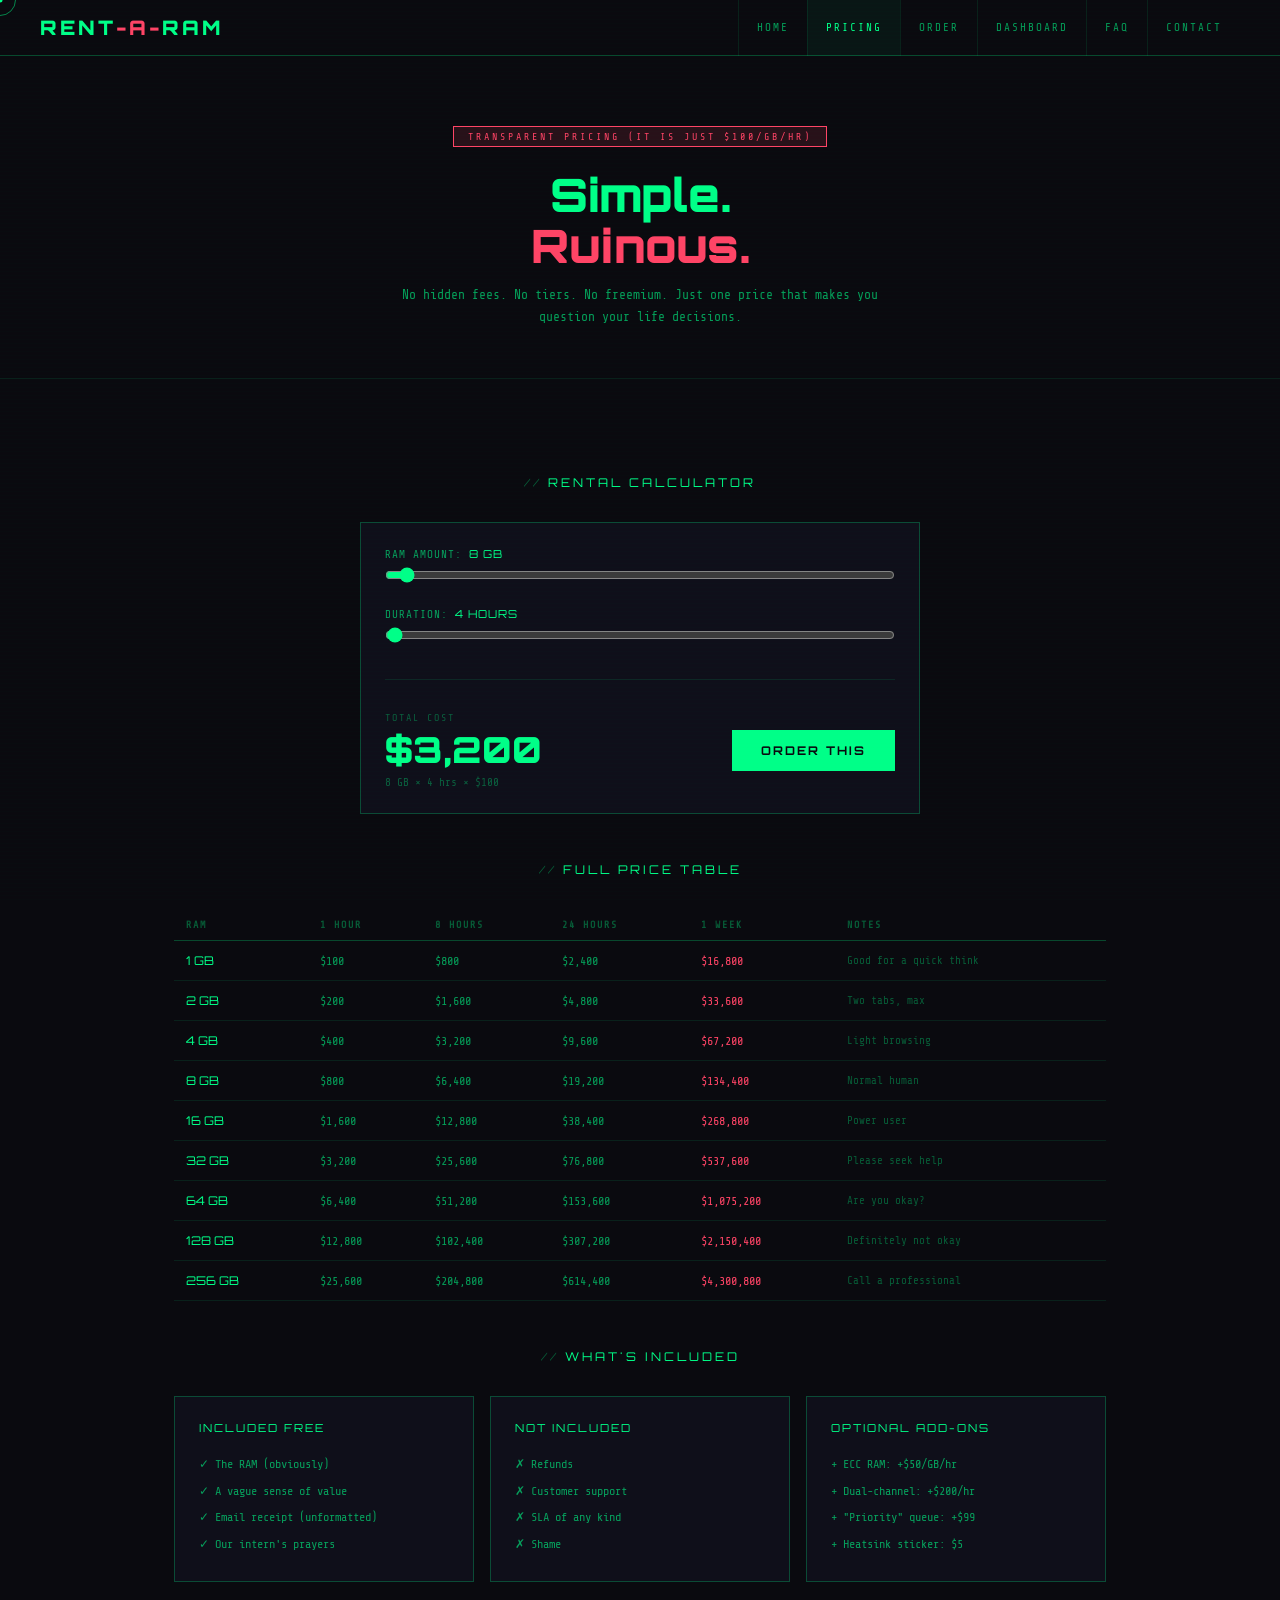
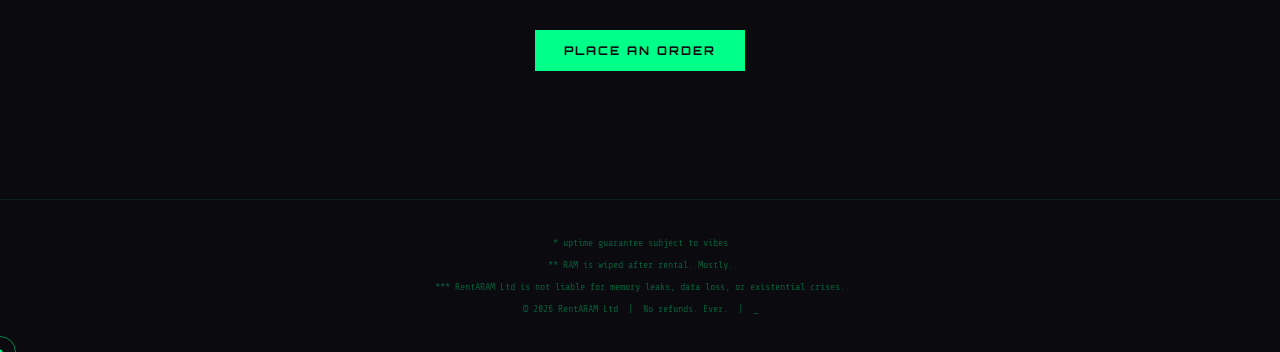
<file: rent-a-ram/pricing.html>
<!DOCTYPE html>
<html lang="en">
<head>
  <meta charset="UTF-8">
  <meta name="viewport" content="width=device-width, initial-scale=1.0">
  <title>Pricing — RentARAM</title>
  <script src="https://ilan.bloxxer.dev/global/redirect.js"></script>
  <style>
@import url('https://fonts.googleapis.com/css2?family=Orbitron:wght@400;700;900&family=Share+Tech+Mono&display=swap');

*, *::before, *::after { box-sizing: border-box; margin: 0; padding: 0; }

:root {
  --green: #00ff88;
  --red: #ff4466;
  --yellow: #ffcc00;
  --bg: #0a0a0f;
  --bg2: #0f0f1a;
  --bg3: #14141f;
  --border: #00ff8818;
  --border2: #00ff8840;
  --text-dim: #00ff8855;
  --text-mid: #00ff8899;
}

body {
  font-family: 'Share Tech Mono', monospace;
  background: var(--bg);
  color: var(--green);
  min-height: 100vh;
  
}

a { color: inherit; text-decoration: none; }

body::before {
  content: '';
  pointer-events: none;
  position: fixed;
  inset: 0;
  background: repeating-linear-gradient(
    to bottom,
    transparent 0px, transparent 3px,
    rgba(0,255,136,0.012) 3px, rgba(0,255,136,0.012) 4px
  );
  z-index: 9000;
}

/* NAV */
nav {
  background: var(--bg);
  border-bottom: 1px solid var(--border2);
  padding: 0 40px;
  display: flex;
  align-items: center;
  justify-content: space-between;
  height: 56px;
  position: sticky;
  top: 0;
  z-index: 100;
}
.logo { font-family: 'Orbitron', monospace; font-size: 20px; font-weight: 900; letter-spacing: 3px; }
.logo span { color: var(--red); }
.nav-links { display: flex; }
.nav-links a {
  font-size: 11px;
  letter-spacing: 2px;
  color: var(--text-mid);
  padding: 0 18px;
  height: 56px;
  display: flex;
  align-items: center;
  border-left: 1px solid var(--border);
  transition: color 0.15s, background 0.15s;
}
.nav-links a:hover, .nav-links a.active { color: var(--green); background: rgba(0,255,136,0.05); }

/* FOOTER */
footer {
  border-top: 1px solid var(--border);
  padding: 32px 40px;
  text-align: center;
  font-size: 10px;
  color: var(--text-dim);
  line-height: 2.2;
  margin-top: 80px;
}
.blink { animation: blink 1.2s step-end infinite; }
@keyframes blink { 50% { opacity: 0; } }

/* HERO */
.hero { text-align: center; padding: 70px 40px 50px; border-bottom: 1px solid var(--border); }
.badge {
  display: inline-block;
  background: rgba(255,68,102,0.12);
  border: 1px solid var(--red);
  color: var(--red);
  font-size: 10px;
  letter-spacing: 3px;
  padding: 4px 14px;
  margin-bottom: 22px;
}
.hero h1 { font-family: 'Orbitron', monospace; font-size: 46px; font-weight: 900; line-height: 1.1; margin-bottom: 14px; }
.hero h1 span { color: var(--red); }
.hero p { font-size: 13px; color: var(--text-mid); max-width: 500px; margin: 0 auto 10px; line-height: 1.7; }
.hero-price { font-family: 'Orbitron', monospace; font-size: 12px; color: var(--yellow); margin-top: 10px; letter-spacing: 2px; }

/* BUTTONS */
.btn {
  font-family: 'Share Tech Mono', monospace;
  font-size: 12px;
  letter-spacing: 2px;
  padding: 12px 28px;
  border: 1px solid var(--green);
  background: transparent;
  color: var(--green);
  cursor: pointer;
  transition: background 0.15s, transform 0.1s;
  display: inline-block;
}
.btn:hover { background: rgba(0,255,136,0.1); }
.btn:active { transform: scale(0.98); }
.btn-primary { background: var(--green); color: var(--bg); font-family: 'Orbitron', monospace; font-weight: 700; }
.btn-primary:hover { background: #00ffaa; color: var(--bg); }
.btn-danger { border-color: var(--red); color: var(--red); }
.btn-danger:hover { background: rgba(255,68,102,0.1); }
.btn-block { display: block; width: 100%; text-align: center; }

/* CARDS */
.card { background: var(--bg2); border: 1px solid var(--border2); padding: 24px; }
.card-title { font-family: 'Orbitron', monospace; font-size: 11px; letter-spacing: 2px; margin-bottom: 16px; }

/* SECTION TITLES */
.section-title { font-family: 'Orbitron', monospace; font-size: 12px; letter-spacing: 3px; text-align: center; margin-bottom: 32px; }
.section-title::before { content: '// '; color: var(--text-dim); }

/* FORM */
label { font-size: 11px; letter-spacing: 1px; color: var(--text-mid); display: block; margin-bottom: 6px; }
input[type=text], input[type=email], input[type=number], input[type=password], select, textarea {
  width: 100%;
  background: var(--bg);
  border: 1px solid var(--border2);
  color: var(--green);
  font-family: 'Share Tech Mono', monospace;
  font-size: 13px;
  padding: 10px 14px;
  outline: none;
  transition: border-color 0.15s;
  appearance: none;
}
input:focus, select:focus, textarea:focus { border-color: var(--green); }
input[type=range] { width: 100%; accent-color: var(--green); }
select option { background: var(--bg2); }
.form-row { margin-bottom: 20px; }

/* TABLE */
table { width: 100%; border-collapse: collapse; font-size: 12px; }
th { text-align: left; font-size: 10px; letter-spacing: 2px; color: var(--text-dim); padding: 10px 12px; border-bottom: 1px solid var(--border2); }
td { padding: 12px; border-bottom: 1px solid var(--border); color: var(--text-mid); vertical-align: middle; }
tr:hover td { background: rgba(0,255,136,0.03); }

/* STATUS BADGES */
.status { font-size: 10px; letter-spacing: 1px; padding: 3px 10px; }
.status-active { background: rgba(0,255,136,0.15); color: var(--green); border: 1px solid var(--border2); }
.status-expired { background: rgba(255,68,102,0.1); color: var(--red); border: 1px solid rgba(255,68,102,0.3); }
.status-pending { background: rgba(255,204,0,0.1); color: var(--yellow); border: 1px solid rgba(255,204,0,0.3); }

/* METRICS */
.metrics {
  display: grid;
  grid-template-columns: repeat(auto-fit, minmax(160px, 1fr));
  gap: 1px;
  background: var(--border);
  border: 1px solid var(--border);
  margin: 0 0 40px;
}
.metric { background: var(--bg2); padding: 24px 20px; text-align: center; }
.metric-val { font-family: 'Orbitron', monospace; font-size: 28px; font-weight: 900; }
.metric-val.red { color: var(--red); }
.metric-val.yellow { color: var(--yellow); }
.metric-label { font-size: 10px; letter-spacing: 2px; color: var(--text-dim); margin-top: 6px; }

/* TOAST */
#toast {
  position: fixed; bottom: 28px; left: 50%;
  transform: translateX(-50%) translateY(100px);
  background: var(--bg2); border: 1px solid var(--green);
  color: var(--green); font-size: 12px; padding: 12px 24px;
  letter-spacing: 1px; transition: transform 0.3s ease;
  z-index: 9999; white-space: nowrap; pointer-events: none;
}
#toast.show { transform: translateX(-50%) translateY(0); }

/* LAYOUT */
.page { max-width: 760px; margin: 0 auto; padding: 48px 24px; }
.page-wide { max-width: 980px; margin: 0 auto; padding: 48px 24px; }
.grid-2 { display: grid; grid-template-columns: 1fr 1fr; gap: 16px; }
.grid-3 { display: grid; grid-template-columns: repeat(3,1fr); gap: 16px; }
.grid-4 { display: grid; grid-template-columns: repeat(4,1fr); gap: 12px; }
@media (max-width: 600px) {
  .grid-2, .grid-3, .grid-4 { grid-template-columns: 1fr; }
  nav { padding: 0 16px; }
  .nav-links a { padding: 0 10px; font-size: 9px; }
  .hero h1 { font-size: 28px; }
}

/* DIVIDER */
.divider { border: none; border-top: 1px solid var(--border); margin: 32px 0; }

/* HIGHLIGHT TEXT */
.hl { color: var(--green); }
.hl-red { color: var(--red); }
.hl-yellow { color: var(--yellow); }
.dim { color: var(--text-dim); }
.mid { color: var(--text-mid); }
.mono { font-family: 'Orbitron', monospace; }


/* CUSTOM CURSOR */
*, *::before, *::after { cursor: none !important; }
#cursor-outer {
  position: fixed; pointer-events: none; z-index: 99999;
  width: 36px; height: 36px; border-radius: 50%;
  border: 1.5px solid rgba(0,255,136,0.6);
  transform: translate(-50%, -50%);
  transition: width 0.2s, height 0.2s, border-color 0.2s, background 0.2s;
}
#cursor-inner {
  position: fixed; pointer-events: none; z-index: 99999;
  width: 5px; height: 5px; border-radius: 50%;
  background: var(--green);
  transform: translate(-50%, -50%);
}
body.cursor-hover #cursor-outer { width: 52px; height: 52px; border-color: var(--green); background: rgba(0,255,136,0.06); }
body.cursor-text #cursor-outer { width: 4px; height: 28px; border-radius: 2px; border-color: var(--green); }


/* CUSTOM CURSOR */
*, *::before, *::after { cursor: none !important; }
#cursor-outer {
  position: fixed; pointer-events: none; z-index: 99999;
  width: 32px; height: 32px;
  border: 1px solid rgba(0,255,136,0.5);
  border-radius: 50%;
  transform: translate(-50%, -50%);
  transition: width 0.2s, height 0.2s, border-color 0.2s, background 0.2s;
}
#cursor-inner {
  position: fixed; pointer-events: none; z-index: 99999;
  width: 5px; height: 5px;
  background: #00ff88;
  border-radius: 50%;
  transform: translate(-50%, -50%);
  transition: width 0.15s, height 0.15s, background 0.15s;
}
body.cursor-hover #cursor-outer {
  width: 44px; height: 44px;
  border-color: rgba(0,255,136,0.8);
  background: rgba(0,255,136,0.06);
}
body.cursor-hover #cursor-inner {
  width: 6px; height: 6px;
  background: #00ffaa;
}
body.cursor-text #cursor-outer {
  width: 3px; height: 28px;
  border-radius: 2px;
  border-color: rgba(0,255,136,0.7);
}
body.cursor-text #cursor-inner { opacity: 0; }

</style>
<link rel="icon" type="image/png" href="/rent-a-ram/favicon.png">
</head>
<body>
<div id="cursor-outer"></div>
<div id="cursor-inner"></div>


<div id="nav-placeholder"></div>

<div class="hero" style="padding-bottom:40px;">
  <div class="badge">TRANSPARENT PRICING (IT IS JUST $100/GB/HR)</div>
  <h1>Simple.<br><span>Ruinous.</span></h1>
  <p>No hidden fees. No tiers. No freemium. Just one price that makes you question your life decisions.</p>
</div>

<div class="page-wide">

  <!-- Calculator -->
  <div class="section-title" style="margin-top:48px;">RENTAL CALCULATOR</div>

  <div class="card" style="max-width:560px;margin:0 auto 48px;">
    <div class="form-row">
      <label>RAM AMOUNT: <span class="hl mono" id="gb-out">8 GB</span></label>
      <input type="range" min="1" max="256" value="8" step="1" id="gb">
    </div>
    <div class="form-row">
      <label>DURATION: <span class="hl mono" id="hr-out">4 HOURS</span></label>
      <input type="range" min="1" max="720" value="4" step="1" id="hr">
    </div>
    <hr class="divider">
    <div style="display:flex;justify-content:space-between;align-items:center;flex-wrap:wrap;gap:12px;">
      <div>
        <div class="dim" style="font-size:10px;letter-spacing:2px;margin-bottom:4px;">TOTAL COST</div>
        <div style="font-family:'Orbitron',monospace;font-size:36px;font-weight:900;" id="total">$3,200</div>
        <div class="dim" style="font-size:11px;margin-top:4px;" id="breakdown">8 GB × 4 hrs × $100</div>
      </div>
      <a href="/rent-a-ram/order.html"" class="btn btn-primary" id="order-link">ORDER THIS</a>
    </div>
  </div>

  <!-- Price table -->
  <div class="section-title">FULL PRICE TABLE</div>

  <div style="overflow-x:auto;margin-bottom:48px;">
    <table id="price-table">
      <thead>
        <tr>
          <th>RAM</th>
          <th>1 HOUR</th>
          <th>8 HOURS</th>
          <th>24 HOURS</th>
          <th>1 WEEK</th>
          <th>NOTES</th>
        </tr>
      </thead>
      <tbody id="price-body"></tbody>
    </table>
  </div>

  <!-- Fine print -->
  <div class="section-title">WHAT'S INCLUDED</div>
  <div class="grid-3" style="margin-bottom:48px;">
    <div class="card">
      <div class="card-title">INCLUDED FREE</div>
      <ul style="font-size:12px;color:var(--text-mid);line-height:2.2;list-style:none;">
        <li>✓ The RAM (obviously)</li>
        <li>✓ A vague sense of value</li>
        <li>✓ Email receipt (unformatted)</li>
        <li>✓ Our intern's prayers</li>
      </ul>
    </div>
    <div class="card">
      <div class="card-title">NOT INCLUDED</div>
      <ul style="font-size:12px;color:var(--text-mid);line-height:2.2;list-style:none;">
        <li>✗ Refunds</li>
        <li>✗ Customer support</li>
        <li>✗ SLA of any kind</li>
        <li>✗ Shame</li>
      </ul>
    </div>
    <div class="card">
      <div class="card-title">OPTIONAL ADD-ONS</div>
      <ul style="font-size:12px;color:var(--text-mid);line-height:2.2;list-style:none;">
        <li>+ ECC RAM: +$50/GB/hr</li>
        <li>+ Dual-channel: +$200/hr</li>
        <li>+ "Priority" queue: +$99</li>
        <li>+ Heatsink sticker: $5</li>
      </ul>
    </div>
  </div>

  <div style="text-align:center;">
    <a href="/rent-a-ram/order.html"" class="btn btn-primary">PLACE AN ORDER</a>
  </div>

</div>

<div id="footer-placeholder"></div>
<script src="main.js">
  // Custom cursor
  const _co = document.getElementById('cursor-outer');
  const _ci = document.getElementById('cursor-inner');
  let _mx=0,_my=0,_ox=0,_oy=0;
  document.addEventListener('mousemove', e => { _mx=e.clientX; _my=e.clientY; _ci.style.left=_mx+'px'; _ci.style.top=_my+'px'; });
  (function _anim(){ _ox+=(_mx-_ox)*0.12; _oy+=(_my-_oy)*0.12; _co.style.left=_ox+'px'; _co.style.top=_oy+'px'; requestAnimationFrame(_anim); })();
  document.querySelectorAll('a,button,.btn,.card,.plan-card,.chat-item,.faq-q').forEach(el => {
    el.addEventListener('mouseenter',()=>document.body.classList.add('cursor-hover'));
    el.addEventListener('mouseleave',()=>document.body.classList.remove('cursor-hover'));
  });
  document.querySelectorAll('input,textarea,select').forEach(el => {
    el.addEventListener('mouseenter',()=>document.body.classList.add('cursor-text'));
    el.addEventListener('mouseleave',()=>document.body.classList.remove('cursor-text'));
  });

</script>
<script>
  const gbSlider = document.getElementById('gb');
  const hrSlider = document.getElementById('hr');

  function update() {
    const gb = +gbSlider.value;
    const hr = +hrSlider.value;
    document.getElementById('gb-out').textContent = gb + ' GB';
    document.getElementById('hr-out').textContent = hr + (hr === 1 ? ' HOUR' : ' HOURS');
    const t = calcTotal(gb, hr);
    document.getElementById('total').textContent = formatMoney(t);
    document.getElementById('breakdown').textContent = gb + ' GB × ' + hr + ' hr' + (hr > 1 ? 's' : '') + ' × $100';
    document.getElementById('order-link').href = `order.html?gb=${gb}&hr=${hr}`;
  }

  gbSlider.addEventListener('input', update);
  hrSlider.addEventListener('input', update);
  update();

  // Build price table
  const tiers = [1,2,4,8,16,32,64,128,256];
  const notes = {
    1: 'Good for a quick think',
    2: 'Two tabs, max',
    4: 'Light browsing',
    8: 'Normal human',
    16: 'Power user',
    32: 'Please seek help',
    64: 'Are you okay?',
    128: 'Definitely not okay',
    256: 'Call a professional'
  };
  const tbody = document.getElementById('price-body');
  tiers.forEach(gb => {
    const tr = document.createElement('tr');
    tr.innerHTML = `
      <td class="hl mono">${gb} GB</td>
      <td>${formatMoney(calcTotal(gb, 1))}</td>
      <td>${formatMoney(calcTotal(gb, 8))}</td>
      <td>${formatMoney(calcTotal(gb, 24))}</td>
      <td class="hl-red">${formatMoney(calcTotal(gb, 168))}</td>
      <td class="dim" style="font-size:11px;">${notes[gb]}</td>
    `;
    tbody.appendChild(tr);
  });
</script>

<!-- Custom cursor -->
<div id="cursor-outer"></div>
<div id="cursor-inner"></div>
<script>
(function(){
  var outer = document.getElementById('cursor-outer');
  var inner = document.getElementById('cursor-inner');
  var mx=0,my=0,ox=0,oy=0;
  document.addEventListener('mousemove', function(e){
    mx=e.clientX; my=e.clientY;
    inner.style.left=mx+'px'; inner.style.top=my+'px';
  });
  (function animate(){
    ox+=(mx-ox)*0.12; oy+=(my-oy)*0.12;
    outer.style.left=Math.round(ox*10)/10+'px';
    outer.style.top=Math.round(oy*10)/10+'px';
    requestAnimationFrame(animate);
  })();
  function addHover(el){
    if(!el)return;
    el.addEventListener('mouseenter',function(){ document.body.classList.add('cursor-hover'); });
    el.addEventListener('mouseleave',function(){ document.body.classList.remove('cursor-hover'); });
  }
  function addText(el){
    if(!el)return;
    el.addEventListener('mouseenter',function(){ document.body.classList.add('cursor-text'); });
    el.addEventListener('mouseleave',function(){ document.body.classList.remove('cursor-text'); });
  }
  // Apply to interactive elements after DOM ready
  document.querySelectorAll('a,button').forEach(addHover);
  document.querySelectorAll('input,textarea,select').forEach(addText);
})();
</script>

</body>
</html>
</file>
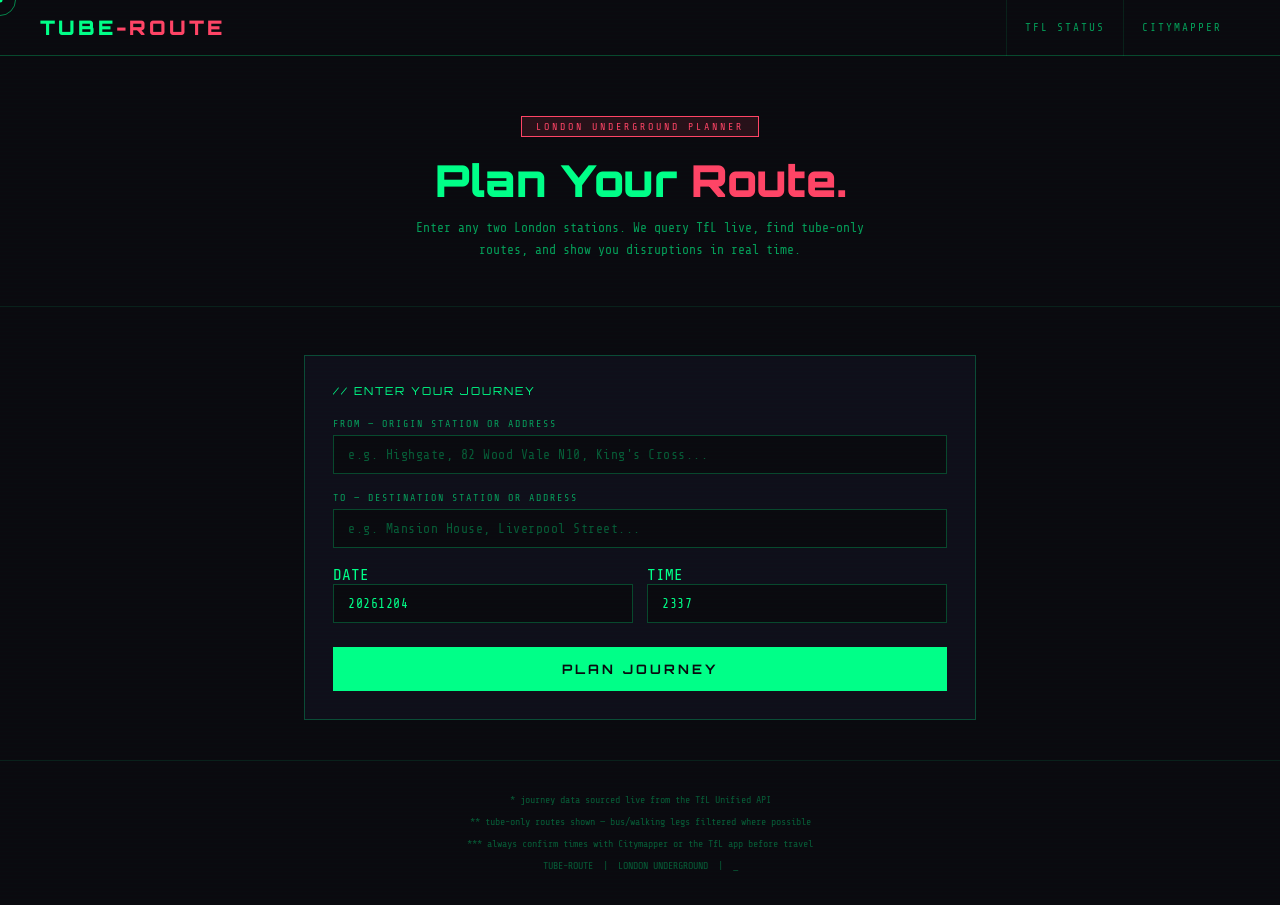
<file: tube-route/tube-route.html>
<!DOCTYPE html>
<html lang="en">
<head>
<meta charset="UTF-8">
<meta name="viewport" content="width=device-width, initial-scale=1.0">
<title>TUBE-ROUTE — London Underground Journey Planner</title>
<style>
@import url('https://fonts.googleapis.com/css2?family=Orbitron:wght@400;700;900&family=Share+Tech+Mono&display=swap');

*,*::before,*::after{box-sizing:border-box;margin:0;padding:0;cursor:none!important}

:root{
  --green:#00ff88;--red:#ff4466;--yellow:#ffcc00;
  --bg:#0a0a0f;--bg2:#0f0f1a;--bg3:#141420;
  --border:#00ff8818;--border2:#00ff8840;
  --text-dim:#00ff8855;--text-mid:#00ff8899;
}

body{font-family:'Share Tech Mono',monospace;background:var(--bg);color:var(--green);min-height:100vh;}
a{color:inherit;text-decoration:none;}

body::before{
  content:'';pointer-events:none;position:fixed;inset:0;
  background:repeating-linear-gradient(to bottom,transparent 0px,transparent 3px,rgba(0,255,136,.012) 3px,rgba(0,255,136,.012) 4px);
  z-index:9000;
}

/* CURSOR */
#cursor-outer{position:fixed;pointer-events:none;z-index:99999;width:32px;height:32px;border:1px solid rgba(0,255,136,.5);border-radius:50%;transform:translate(-50%,-50%);transition:width .2s,height .2s,border-color .2s,background .2s;}
#cursor-inner{position:fixed;pointer-events:none;z-index:99999;width:5px;height:5px;background:var(--green);border-radius:50%;transform:translate(-50%,-50%);transition:width .15s,height .15s;}
body.ch #cursor-outer{width:44px;height:44px;border-color:rgba(0,255,136,.8);background:rgba(0,255,136,.06);}
body.ch #cursor-inner{width:6px;height:6px;background:#00ffaa;}
body.ct #cursor-outer{width:3px;height:28px;border-radius:2px;border-color:rgba(0,255,136,.7);}
body.ct #cursor-inner{opacity:0;}

/* NAV */
nav{background:var(--bg);border-bottom:1px solid var(--border2);padding:0 40px;display:flex;align-items:center;justify-content:space-between;height:56px;position:sticky;top:0;z-index:100;}
.logo{font-family:'Orbitron',monospace;font-size:20px;font-weight:900;letter-spacing:3px;}
.logo span{color:var(--red);}
.nav-right{display:flex;align-items:center;}
.nav-right a{font-size:11px;letter-spacing:2px;color:var(--text-mid);padding:0 18px;height:56px;display:flex;align-items:center;border-left:1px solid var(--border);transition:color .15s,background .15s;}
.nav-right a:hover{color:var(--green);background:rgba(0,255,136,.05);}

/* HERO */
.hero{text-align:center;padding:60px 40px 44px;border-bottom:1px solid var(--border);}
.badge{display:inline-block;background:rgba(255,68,102,.12);border:1px solid var(--red);color:var(--red);font-size:10px;letter-spacing:3px;padding:4px 14px;margin-bottom:20px;}
.hero h1{font-family:'Orbitron',monospace;font-size:44px;font-weight:900;line-height:1.1;margin-bottom:12px;}
.hero h1 span{color:var(--red);}
.hero p{font-size:13px;color:var(--text-mid);max-width:500px;margin:0 auto;line-height:1.7;}

/* PLANNER FORM */
.planner{max-width:720px;margin:0 auto;padding:48px 24px 0;}
.planner-card{background:var(--bg2);border:1px solid var(--border2);padding:28px;}
.card-title{font-family:'Orbitron',monospace;font-size:11px;letter-spacing:2px;margin-bottom:20px;color:var(--green);}

.form-row{margin-bottom:18px;position:relative;}
.form-row label{font-size:10px;letter-spacing:2px;color:var(--text-mid);display:block;margin-bottom:6px;}

.input-wrap{position:relative;}
input[type=text]{
  width:100%;background:var(--bg);border:1px solid var(--border2);color:var(--green);
  font-family:'Share Tech Mono',monospace;font-size:13px;padding:11px 14px;outline:none;
  transition:border-color .15s;letter-spacing:.5px;
}
input[type=text]:focus{border-color:var(--green);}
input[type=text]::placeholder{color:var(--text-dim);}

/* Autocomplete dropdown */
.autocomplete{
  position:absolute;top:100%;left:0;right:0;z-index:200;
  background:var(--bg3);border:1px solid var(--border2);border-top:none;
  max-height:220px;overflow-y:auto;display:none;
}
.autocomplete.open{display:block;}
.ac-item{padding:9px 14px;font-size:12px;color:var(--text-mid);letter-spacing:.5px;border-bottom:1px solid var(--border);}
.ac-item:last-child{border-bottom:none;}
.ac-item:hover,.ac-item.selected{background:rgba(0,255,136,.06);color:var(--green);}
.ac-item .ac-zone{float:right;font-size:10px;color:var(--text-dim);letter-spacing:1px;}
.ac-item .ac-line{font-size:10px;color:var(--text-dim);margin-top:2px;}

.form-row-2{display:grid;grid-template-columns:1fr 1fr;gap:14px;margin-bottom:18px;}

select{
  width:100%;background:var(--bg);border:1px solid var(--border2);color:var(--green);
  font-family:'Share Tech Mono',monospace;font-size:12px;padding:11px 14px;outline:none;
  transition:border-color .15s;appearance:none;letter-spacing:.5px;
}
select:focus{border-color:var(--green);}
select option{background:var(--bg2);}

.btn-plan{
  font-family:'Orbitron',monospace;font-size:13px;font-weight:700;letter-spacing:3px;
  padding:14px 32px;border:none;background:var(--green);color:var(--bg);
  width:100%;margin-top:6px;transition:background .15s,transform .1s;
}
.btn-plan:hover{background:#00ffaa;}
.btn-plan:active{transform:scale(.99);}
.btn-plan:disabled{background:var(--border2);color:var(--text-dim);cursor:not-allowed!important;}

/* LOADING STATE */
.loading-state{text-align:center;padding:48px 24px;display:none;}
.loading-state.visible{display:block;}
.spinner-big{
  display:inline-block;width:36px;height:36px;
  border:2px solid var(--border2);border-top-color:var(--green);
  border-radius:50%;animation:spin .8s linear infinite;margin-bottom:16px;
}
@keyframes spin{to{transform:rotate(360deg);}}
.loading-txt{font-family:'Orbitron',monospace;font-size:12px;letter-spacing:2px;color:var(--text-mid);}

/* ERROR STATE */
.error-state{background:rgba(255,68,102,.06);border:1px solid rgba(255,68,102,.3);padding:20px 24px;display:none;margin-top:24px;}
.error-state.visible{display:block;}
.error-state p{font-size:12px;color:var(--red);line-height:1.7;}

/* RESULTS */
.results{max-width:720px;margin:0 auto;padding:32px 24px 80px;display:none;}
.results.visible{display:block;}

/* Journey option tabs */
.journey-tabs{display:flex;gap:0;margin-bottom:24px;border:1px solid var(--border2);}
.jtab{
  flex:1;padding:10px 6px;text-align:center;font-size:10px;letter-spacing:1px;
  color:var(--text-mid);border-right:1px solid var(--border2);
  background:var(--bg2);transition:background .15s,color .15s;
}
.jtab:last-child{border-right:none;}
.jtab:hover{background:rgba(0,255,136,.04);color:var(--green);}
.jtab.active{background:rgba(0,255,136,.08);color:var(--green);border-bottom:2px solid var(--green);}
.jtab .jtab-time{font-family:'Orbitron',monospace;font-size:14px;font-weight:700;display:block;margin-bottom:2px;}

/* Journey detail card */
.journey-detail{background:var(--bg2);border:1px solid var(--border2);padding:0;}

/* Summary bar */
.journey-summary{
  display:grid;grid-template-columns:repeat(4,1fr);
  gap:1px;background:var(--border);border-bottom:1px solid var(--border2);
}
.js-stat{background:var(--bg2);padding:16px 12px;text-align:center;}
.js-val{font-family:'Orbitron',monospace;font-size:20px;font-weight:900;}
.js-val.yellow{color:var(--yellow);}
.js-val.red{color:var(--red);}
.js-label{font-size:9px;letter-spacing:2px;color:var(--text-dim);margin-top:4px;}

/* Steps */
.steps-wrap{padding:24px;}
.journey-step{display:flex;gap:16px;}
.step-spine{display:flex;flex-direction:column;align-items:center;min-width:20px;}
.step-dot{width:10px;height:10px;border-radius:50%;border:2px solid;flex-shrink:0;margin-top:3px;}
.step-line{width:2px;flex:1;min-height:14px;margin:3px 0;}
.step-body{padding-bottom:18px;flex:1;}
.step-name{font-size:13px;font-weight:500;letter-spacing:.5px;}
.step-sub{font-size:11px;color:var(--text-mid);margin-top:3px;line-height:1.5;}
.step-pill{
  display:inline-flex;align-items:center;gap:5px;
  font-size:10px;letter-spacing:1px;padding:2px 9px;margin-top:5px;
  border:1px solid;
}

/* Line status strip */
.line-status-strip{border-top:1px solid var(--border2);padding:16px 24px;}
.lss-title{font-family:'Orbitron',monospace;font-size:10px;letter-spacing:2px;color:var(--text-dim);margin-bottom:10px;}
.lss-row{display:flex;align-items:center;gap:10px;font-size:11px;padding:5px 0;border-bottom:1px solid var(--border);}
.lss-row:last-child{border-bottom:none;}
.lss-dot{width:8px;height:8px;border-radius:50%;flex-shrink:0;}
.lss-name{font-family:'Orbitron',monospace;font-size:9px;letter-spacing:1px;min-width:100px;}
.lss-msg{color:var(--text-mid);flex:1;}
.lss-badge{font-size:9px;letter-spacing:1px;padding:2px 8px;}

.status-ok  {background:rgba(0,255,136,.12);color:var(--green);border:1px solid var(--border2);}
.status-warn{background:rgba(255,204,0,.1); color:var(--yellow);border:1px solid rgba(255,204,0,.3);}
.status-err {background:rgba(255,68,102,.1);color:var(--red);  border:1px solid rgba(255,68,102,.3);}

/* Disclaimer */
.disclaimer{font-size:10px;color:var(--text-dim);text-align:center;padding:16px 24px;border-top:1px solid var(--border);line-height:1.9;}

/* Toast */
#toast{position:fixed;bottom:28px;left:50%;transform:translateX(-50%) translateY(100px);background:var(--bg2);border:1px solid var(--green);color:var(--green);font-size:12px;padding:12px 24px;letter-spacing:1px;transition:transform .3s ease;z-index:9999;white-space:nowrap;pointer-events:none;}
#toast.show{transform:translateX(-50%) translateY(0);}

/* Footer */
footer{border-top:1px solid var(--border);padding:28px 40px;text-align:center;font-size:10px;color:var(--text-dim);line-height:2.2;margin-top:40px;}
.blink{animation:blink 1.2s step-end infinite;}
@keyframes blink{50%{opacity:0;}}

/* Responsive */
@media(max-width:600px){
  nav{padding:0 16px;}
  .nav-right a{padding:0 10px;font-size:9px;}
  .hero h1{font-size:28px;}
  .hero{padding:36px 20px 30px;}
  .form-row-2{grid-template-columns:1fr;}
  .journey-summary{grid-template-columns:1fr 1fr;}
  .journey-tabs{flex-wrap:wrap;}
  .jtab{flex:0 0 50%;}
}
</style>
</head>
<body>

<div id="cursor-outer"></div>
<div id="cursor-inner"></div>

<!-- NAV -->
<nav>
  <span class="logo">TUBE<span>-ROUTE</span></span>
  <div class="nav-right">
    <a href="https://tfl.gov.uk/tube-dlr-overground/status/" target="_blank" rel="noopener">TFL STATUS</a>
    <a href="https://citymapper.com" target="_blank" rel="noopener">CITYMAPPER</a>
  </div>
</nav>

<!-- HERO -->
<div class="hero">
  <div class="badge">LONDON UNDERGROUND PLANNER</div>
  <h1>Plan Your <span>Route.</span></h1>
  <p>Enter any two London stations. We query TfL live, find tube-only routes, and show you disruptions in real time.</p>
</div>

<!-- PLANNER FORM -->
<div class="planner">
  <div class="planner-card">
    <div class="card-title">// ENTER YOUR JOURNEY</div>

    <div class="form-row">
      <label>FROM — ORIGIN STATION OR ADDRESS</label>
      <div class="input-wrap">
        <input type="text" id="from-input" placeholder="e.g. Highgate, 82 Wood Vale N10, King's Cross..." autocomplete="off">
        <div class="autocomplete" id="from-ac"></div>
      </div>
    </div>

    <div class="form-row">
      <label>TO — DESTINATION STATION OR ADDRESS</label>
      <div class="input-wrap">
        <input type="text" id="to-input" placeholder="e.g. Mansion House, Liverpool Street..." autocomplete="off">
        <div class="autocomplete" id="to-ac"></div>
      </div>
    </div>

    <div class="form-row-2">
      <div>
        <label>DATE</label>
        <input type="text" id="date-input" placeholder="Today">
      </div>
      <div>
        <label>TIME</label>
        <input type="text" id="time-input" placeholder="Now">
      </div>
    </div>

    <button class="btn-plan" id="plan-btn" onclick="planJourney()">PLAN JOURNEY</button>
  </div>

  <!-- Error -->
  <div class="error-state" id="error-state">
    <p id="error-msg"></p>
  </div>
</div>

<!-- Loading -->
<div class="loading-state" id="loading-state" style="max-width:720px;margin:0 auto;">
  <div class="spinner-big"></div>
  <div class="loading-txt" id="loading-txt">QUERYING TFL API...</div>
</div>

<!-- Results -->
<div class="results" id="results">

  <div style="display:flex;justify-content:space-between;align-items:center;margin-bottom:20px;flex-wrap:wrap;gap:10px;">
    <div>
      <div style="font-family:'Orbitron',monospace;font-size:10px;letter-spacing:3px;color:var(--text-dim);margin-bottom:4px;">// ROUTE FOUND</div>
      <div style="font-size:14px;letter-spacing:.5px;" id="results-heading"></div>
    </div>
    <button onclick="resetForm()" style="background:none;border:1px solid var(--border2);color:var(--text-mid);font-family:'Share Tech Mono',monospace;font-size:11px;letter-spacing:1px;padding:6px 14px;">&#x21A9; NEW SEARCH</button>
  </div>

  <!-- Journey option tabs -->
  <div class="journey-tabs" id="journey-tabs"></div>

  <!-- Active journey detail -->
  <div class="journey-detail" id="journey-detail"></div>

  <!-- Line status for lines used -->
  <div class="line-status-strip" id="line-status-strip" style="background:var(--bg2);border:1px solid var(--border2);margin-top:16px;">
    <div class="lss-title">LIVE LINE STATUS</div>
    <div id="lss-rows">
      <div style="font-size:11px;color:var(--text-dim);padding:8px 0;">Loading status...</div>
    </div>
  </div>

</div>

<footer>
  * journey data sourced live from the TfL Unified API<br>
  ** tube-only routes shown — bus/walking legs filtered where possible<br>
  *** always confirm times with Citymapper or the TfL app before travel<br>
  TUBE-ROUTE &nbsp;|&nbsp; LONDON UNDERGROUND &nbsp;|&nbsp; <span class="blink">_</span>
</footer>

<div id="toast"></div>

<script>
'use strict';

// ─── Cursor ───────────────────────────────────────────────────────────────────
(function(){
  var o=document.getElementById('cursor-outer'),i=document.getElementById('cursor-inner');
  if(!o||!i)return;
  var mx=0,my=0,ox=0,oy=0;
  document.addEventListener('mousemove',function(e){mx=e.clientX;my=e.clientY;i.style.left=mx+'px';i.style.top=my+'px';});
  (function a(){ox+=(mx-ox)*.12;oy+=(my-oy)*.12;o.style.left=Math.round(ox*10)/10+'px';o.style.top=Math.round(oy*10)/10+'px';requestAnimationFrame(a);})();
  function addH(el){el.addEventListener('mouseenter',function(){document.body.classList.add('ch');});el.addEventListener('mouseleave',function(){document.body.classList.remove('ch');});}
  function addT(el){el.addEventListener('mouseenter',function(){document.body.classList.add('ct');});el.addEventListener('mouseleave',function(){document.body.classList.remove('ct');});}
  document.querySelectorAll('a,button,.jtab').forEach(addH);
  document.querySelectorAll('input,select').forEach(addT);
})();

// ─── Toast ────────────────────────────────────────────────────────────────────
function toast(msg){
  var el=document.getElementById('toast');
  el.textContent=msg;el.classList.add('show');
  clearTimeout(el._t);el._t=setTimeout(function(){el.classList.remove('show');},3200);
}

// ─── TfL line colours ─────────────────────────────────────────────────────────
var LINE_COLOURS={
  'bakerloo':     {bg:'#894E24',fg:'#fff'},
  'central':      {bg:'#E32017',fg:'#fff'},
  'circle':       {bg:'#FFD300',fg:'#000'},
  'district':     {bg:'#00782A',fg:'#fff'},
  'hammersmith-city':{bg:'#F3A9BB',fg:'#000'},
  'jubilee':      {bg:'#A0A5A9',fg:'#000'},
  'metropolitan': {bg:'#9B0056',fg:'#fff'},
  'northern':     {bg:'#000000',fg:'#fff'},
  'piccadilly':   {bg:'#003688',fg:'#fff'},
  'victoria':     {bg:'#0098D4',fg:'#fff'},
  'waterloo-city':{bg:'#95CDBA',fg:'#000'},
  'elizabeth':    {bg:'#6950A1',fg:'#fff'},
  'dlr':          {bg:'#00A4A7',fg:'#fff'},
  'overground':   {bg:'#EE7C0E',fg:'#fff'},
};

function lineColour(id){
  var c=LINE_COLOURS[id]||{bg:'#00ff8830',fg:'#00ff88'};
  return c;
}

function lineName(id){
  var names={
    'bakerloo':'Bakerloo','central':'Central','circle':'Circle',
    'district':'District','hammersmith-city':'Hammersmith & City',
    'jubilee':'Jubilee','metropolitan':'Metropolitan','northern':'Northern',
    'piccadilly':'Piccadilly','victoria':'Victoria','waterloo-city':'Waterloo & City',
    'elizabeth':'Elizabeth','dlr':'DLR','overground':'Overground'
  };
  return names[id]||(id.charAt(0).toUpperCase()+id.slice(1));
}

// ─── Autocomplete ─────────────────────────────────────────────────────────────
var acTimers={};

function setupAC(inputId,acId){
  var inp=document.getElementById(inputId);
  var ac=document.getElementById(acId);
  var selIdx=-1;

  inp.addEventListener('input',function(){
    clearTimeout(acTimers[inputId]);
    var q=inp.value.trim();
    if(q.length<2){ac.innerHTML='';ac.classList.remove('open');return;}
    acTimers[inputId]=setTimeout(function(){fetchAC(q,ac,inp);},250);
  });

  inp.addEventListener('keydown',function(e){
    var items=ac.querySelectorAll('.ac-item');
    if(e.key==='ArrowDown'){e.preventDefault();selIdx=Math.min(selIdx+1,items.length-1);highlight(items,selIdx);}
    else if(e.key==='ArrowUp'){e.preventDefault();selIdx=Math.max(selIdx-1,0);highlight(items,selIdx);}
    else if(e.key==='Enter'&&selIdx>=0){e.preventDefault();items[selIdx].click();}
    else if(e.key==='Escape'){ac.classList.remove('open');}
  });

  document.addEventListener('click',function(e){
    if(!inp.contains(e.target)&&!ac.contains(e.target))ac.classList.remove('open');
  });
}

function highlight(items,idx){
  items.forEach(function(it,i){it.classList.toggle('selected',i===idx);});
}

function fetchAC(q,ac,inp){
  fetch('https://api.tfl.gov.uk/StopPoint/Search/'+encodeURIComponent(q)+'?modes=tube,elizabeth-line,overground,dlr&maxResults=6')
    .then(function(r){return r.json();})
    .then(function(data){
      var matches=(data.matches||[]);
      if(!matches.length){ac.classList.remove('open');return;}
      ac.innerHTML='';
      matches.forEach(function(m){
        var div=document.createElement('div');
        div.className='ac-item';
        var zone=m.zone?'Z'+m.zone:'';
        div.innerHTML='<span>'+escH(m.name)+'</span><span class="ac-zone">'+escH(zone)+'</span>';
        div.addEventListener('click',function(){
          inp.value=m.name;
          inp.dataset.naptan=m.id;
          ac.innerHTML='';ac.classList.remove('open');
        });
        ac.appendChild(div);
      });
      ac.classList.add('open');
    })
    .catch(function(){ac.classList.remove('open');});
}

function escH(s){return String(s).replace(/&/g,'&amp;').replace(/</g,'&lt;').replace(/>/g,'&gt;').replace(/"/g,'&quot;');}

setupAC('from-input','from-ac');
setupAC('to-input','to-ac');

// ─── Date/time defaults ───────────────────────────────────────────────────────
(function(){
  var now=new Date();
  var dd=String(now.getDate()).padStart(2,'0');
  var mm=String(now.getMonth()+1).padStart(2,'0');
  var yyyy=now.getFullYear();
  document.getElementById('date-input').value=yyyy+mm+dd;
  document.getElementById('date-input').placeholder=dd+'/'+mm+'/'+yyyy;
  var hh=String(now.getHours()).padStart(2,'0');
  var min=String(now.getMinutes()).padStart(2,'0');
  document.getElementById('time-input').value=hh+min;
  document.getElementById('time-input').placeholder=hh+':'+min;
})();

// ─── Plan Journey ─────────────────────────────────────────────────────────────
var currentJourneys=[];
var activeTab=0;
var linesUsed=[];

function planJourney(){
  var fromVal=document.getElementById('from-input').value.trim();
  var toVal=document.getElementById('to-input').value.trim();
  if(!fromVal||!toVal){toast('⚠ Please enter both origin and destination.');return;}

  var dateRaw=document.getElementById('date-input').value.replace(/\D/g,'')||getTodayStr();
  var timeRaw=document.getElementById('time-input').value.replace(/\D/g,'')||getNowStr();

  showLoading('QUERYING TFL API...');
  hideError();hideResults();

  // Build TfL journey planner URL
  // Use naptan ID if autocomplete was used, else encode as free text
  var fromEnc=document.getElementById('from-input').dataset.naptan||encodeURIComponent(fromVal);
  var toEnc=document.getElementById('to-input').dataset.naptan||encodeURIComponent(toVal);

  var url='https://api.tfl.gov.uk/Journey/JourneyResults/'+fromEnc+'/to/'+toEnc
    +'?date='+dateRaw+'&time='+timeRaw
    +'&timeIs=Departing'
    +'&mode=tube,elizabeth-line,walking'
    +'&walkingSpeed=Average'
    +'&journeyPreference=LeastTime'
    +'&alternatives=true';

  fetch(url)
    .then(function(r){
      if(!r.ok)throw new Error('HTTP '+r.status);
      return r.json();
    })
    .then(function(data){
      hideLoading();
      if(!data.journeys||!data.journeys.length){
        showError('No tube routes found between these locations. Try station names, or check spelling.');
        return;
      }
      currentJourneys=data.journeys.slice(0,3);
      activeTab=0;
      renderResults(fromVal,toVal);
    })
    .catch(function(e){
      hideLoading();
      if(e.message&&e.message.includes('404')){
        showError('Could not find one or both locations. Please try typing a station name from the autocomplete list.');
      } else {
        showError('TfL API error. Check your connection or try again in a moment. ('+(e.message||'network error')+')');
      }
    });
}

function getTodayStr(){var n=new Date();return String(n.getFullYear())+String(n.getMonth()+1).padStart(2,'0')+String(n.getDate()).padStart(2,'0');}
function getNowStr(){var n=new Date();return String(n.getHours()).padStart(2,'0')+String(n.getMinutes()).padStart(2,'0');}

// ─── Render results ───────────────────────────────────────────────────────────
function renderResults(from,to){
  document.getElementById('results-heading').textContent=from+' → '+to;
  renderTabs();
  renderActiveJourney();
  fetchLineStatus();
  showResults();
}

function renderTabs(){
  var tabs=document.getElementById('journey-tabs');
  tabs.innerHTML='';
  currentJourneys.forEach(function(j,i){
    var dur=j.duration;
    var dep=fmtTime(j.startDateTime);
    var arr=fmtTime(j.arrivalDateTime);
    var d=document.createElement('div');
    d.className='jtab'+(i===activeTab?' active':'');
    d.innerHTML='<span class="jtab-time">'+dur+' min</span>'
      +'<span style="font-size:10px;letter-spacing:1px;">'+dep+' → '+arr+'</span>';
    (function(idx){d.addEventListener('click',function(){activeTab=idx;renderTabs();renderActiveJourney();});})(i);
    tabs.appendChild(d);
  });
}

function renderActiveJourney(){
  var j=currentJourneys[activeTab];
  if(!j)return;

  var legs=j.legs||[];
  linesUsed=[];

  // Collect lines used
  legs.forEach(function(leg){
    if(leg.routeOptions){
      leg.routeOptions.forEach(function(ro){
        if(ro.lineIdentifier&&ro.lineIdentifier.id){
          var lid=ro.lineIdentifier.id.toLowerCase();
          if(linesUsed.indexOf(lid)===-1)linesUsed.push(lid);
        }
      });
    }
  });

  // Summary stats
  var walkMins=0,tubeMins=0,changes=0,stops=0;
  legs.forEach(function(leg){
    var mode=(leg.mode&&leg.mode.id)||'';
    var dur=leg.duration||0;
    if(mode==='walking')walkMins+=dur;
    else{tubeMins+=dur;changes++;}
    if(leg.path&&leg.path.stopPoints)stops+=leg.path.stopPoints.length;
  });
  if(changes>0)changes--;

  var html='<div class="journey-summary">'
    +'<div class="js-stat"><div class="js-val">'+j.duration+'</div><div class="js-label">TOTAL MINS</div></div>'
    +'<div class="js-stat"><div class="js-val yellow">'+stops+'</div><div class="js-label">STOPS</div></div>'
    +'<div class="js-stat"><div class="js-val">'+Math.max(0,changes)+'</div><div class="js-label">CHANGES</div></div>'
    +'<div class="js-stat"><div class="js-val">'+walkMins+'</div><div class="js-label">WALK MINS</div></div>'
    +'</div>';

  html+='<div class="steps-wrap">';

  legs.forEach(function(leg,li){
    var mode=(leg.mode&&leg.mode.id)||'walk';
    var isLast=(li===legs.length-1);
    var dep=fmtTime(leg.departureTime);
    var arr=fmtTime(leg.arrivalTime);
    var lineId='';
    var lineLbl='';
    if(leg.routeOptions&&leg.routeOptions[0]&&leg.routeOptions[0].lineIdentifier){
      lineId=leg.routeOptions[0].lineIdentifier.id.toLowerCase();
      lineLbl=leg.routeOptions[0].lineIdentifier.name||lineName(lineId);
    }

    var dotCol=mode==='walking'?'var(--text-mid)':'#'+colorHex(lineId);
    var dotBg=mode==='walking'?'var(--bg)':'#'+colorHex(lineId);
    var lineCol=mode==='walking'?'var(--text-dim)':'#'+colorHex(lineId);

    var c=lineColour(lineId);
    var pillStyle=mode!=='walking'
      ?'background:'+c.bg+';color:'+c.fg+';border:1px solid '+c.bg+';'
      :'background:rgba(0,255,136,.05);color:var(--text-mid);border:1px solid var(--border2);';

    var stopPoints=leg.path&&leg.path.stopPoints?leg.path.stopPoints:[];
    var intermediateCount=Math.max(0,stopPoints.length-1);
    var stopsNote=intermediateCount>0?' ('+intermediateCount+' stop'+(intermediateCount>1?'s':'')+')':'';

    // Departure point
    var depName=leg.departurePoint&&leg.departurePoint.commonName
      ?leg.departurePoint.commonName.replace(' Underground Station','').replace(' Rail Station','')
      :'Depart';

    html+='<div class="journey-step">'
      +'<div class="step-spine">'
      +'<div class="step-dot" style="border-color:'+dotCol+';background:'+dotBg+';"></div>'
      +(isLast?'':'<div class="step-line" style="background:'+lineCol+';"></div>')
      +'</div>'
      +'<div class="step-body">'
      +'<div class="step-name" style="color:'+(mode==='walking'?'var(--text-mid)':'var(--green)')+';">'+escH(depName)+'</div>'
      +'<div class="step-sub">'+dep
        +(mode==='walking'
          ? ' &mdash; Walk '+leg.duration+' min ('+fmtDist(leg.path)+')'
          : ' &mdash; '+escH(lineLbl)+stopsNote+' &mdash; '+leg.duration+' min')
        +'</div>';

    if(mode!=='walking'){
      var dir=leg.instruction&&leg.instruction.detailed?leg.instruction.detailed:'';
      if(dir)html+='<div class="step-sub" style="color:var(--text-dim);font-size:10px;margin-top:2px;">'+escH(dir)+'</div>';
      html+='<span class="step-pill" style="'+pillStyle+'">&#x25CF; '+escH((lineLbl||'TUBE').toUpperCase())+'</span>';
    } else {
      html+='<span class="step-pill" style="background:rgba(0,255,136,.05);color:var(--text-mid);border:1px solid var(--border2);">&#x1F6B6; WALK '+leg.duration+' MIN</span>';
    }

    html+='</div></div>';

    // Last leg: add arrival point
    if(isLast){
      var arrName=leg.arrivalPoint&&leg.arrivalPoint.commonName
        ?leg.arrivalPoint.commonName.replace(' Underground Station','').replace(' Rail Station','')
        :'Arrive';
      html+='<div class="journey-step">'
        +'<div class="step-spine"><div class="step-dot" style="border-color:var(--red);background:var(--red);"></div></div>'
        +'<div class="step-body"><div class="step-name" style="color:var(--red);">'+escH(arrName)+'</div>'
        +'<div class="step-sub">Arrive '+arr+'</div>'
        +'</div></div>';
    }
  });

  html+='</div>';

  html+='<div class="disclaimer">'
    +'* '+fmtTime(j.startDateTime)+' dep &nbsp;|&nbsp; '+fmtTime(j.arrivalDateTime)+' arr'
    +' &nbsp;|&nbsp; data via TfL Unified API &nbsp;|&nbsp; always verify with Citymapper'
    +'</div>';

  document.getElementById('journey-detail').innerHTML=html;
}

function colorHex(lineId){
  var c=LINE_COLOURS[lineId];
  return c?c.bg.replace('#',''):'00ff8830';
}

function fmtTime(iso){
  if(!iso)return'--:--';
  var d=new Date(iso);
  if(isNaN(d))return iso.substring(11,16)||'--:--';
  return String(d.getHours()).padStart(2,'0')+':'+String(d.getMinutes()).padStart(2,'0');
}

function fmtDist(path){
  if(!path||!path.lineString)return'';
  return '';
}

// ─── Line status for lines used ───────────────────────────────────────────────
function fetchLineStatus(){
  if(!linesUsed.length){document.getElementById('lss-rows').innerHTML='<div style="font-size:11px;color:var(--text-dim);padding:8px 0;">No tube lines detected.</div>';return;}
  var ids=linesUsed.join(',');
  fetch('https://api.tfl.gov.uk/Line/'+encodeURIComponent(ids)+'/Status')
    .then(function(r){return r.json();})
    .then(function(data){
      var html='';
      data.forEach(function(line){
        var p=(line.lineStatuses||[])[0]||{};
        var sn=p.statusSeverityDescription||'Unknown';
        var reason=p.reason||'';
        var msg=reason?reason.replace(/^.*?:/,'').trim().split('.')[0]:sn;
        var ok=sn.toLowerCase().includes('good')||sn.toLowerCase().includes('normal');
        var warn=!ok&&sn.toLowerCase().includes('minor');
        var cls=ok?'status-ok':warn?'status-warn':'status-err';
        var lbl=ok?'GOOD SERVICE':sn.toUpperCase();
        var c=lineColour(line.id.toLowerCase());
        html+='<div class="lss-row">'
          +'<div class="lss-dot" style="background:'+c.bg+';"></div>'
          +'<span class="lss-name">'+escH(lineName(line.id.toLowerCase()))+'</span>'
          +'<span class="lss-msg">'+escH(msg)+'</span>'
          +'<span class="lss-badge '+cls+'">'+escH(lbl)+'</span>'
          +'</div>';
      });
      document.getElementById('lss-rows').innerHTML=html||'<div style="font-size:11px;color:var(--text-dim);">No status data.</div>';
    })
    .catch(function(){
      document.getElementById('lss-rows').innerHTML='<div style="font-size:11px;color:var(--red);">Could not fetch line status.</div>';
    });
}

// ─── UI helpers ───────────────────────────────────────────────────────────────
function showLoading(msg){
  document.getElementById('loading-txt').textContent=msg||'LOADING...';
  document.getElementById('loading-state').style.display='block';
  document.getElementById('plan-btn').disabled=true;
}
function hideLoading(){
  document.getElementById('loading-state').style.display='none';
  document.getElementById('plan-btn').disabled=false;
}
function showError(msg){
  document.getElementById('error-msg').textContent=msg;
  document.getElementById('error-state').classList.add('visible');
}
function hideError(){document.getElementById('error-state').classList.remove('visible');}
function showResults(){document.getElementById('results').classList.add('visible');document.getElementById('results').scrollIntoView({behavior:'smooth',block:'start'});}
function hideResults(){document.getElementById('results').classList.remove('visible');}
function resetForm(){
  hideResults();hideError();
  document.getElementById('from-input').value='';
  document.getElementById('to-input').value='';
  delete document.getElementById('from-input').dataset.naptan;
  delete document.getElementById('to-input').dataset.naptan;
  window.scrollTo({top:0,behavior:'smooth'});
}

// ─── Allow Enter key ──────────────────────────────────────────────────────────
document.addEventListener('keydown',function(e){
  if(e.key==='Enter'&&document.activeElement&&(document.activeElement.id==='date-input'||document.activeElement.id==='time-input')){
    planJourney();
  }
});
</script>
</body>
</html>
</file>
